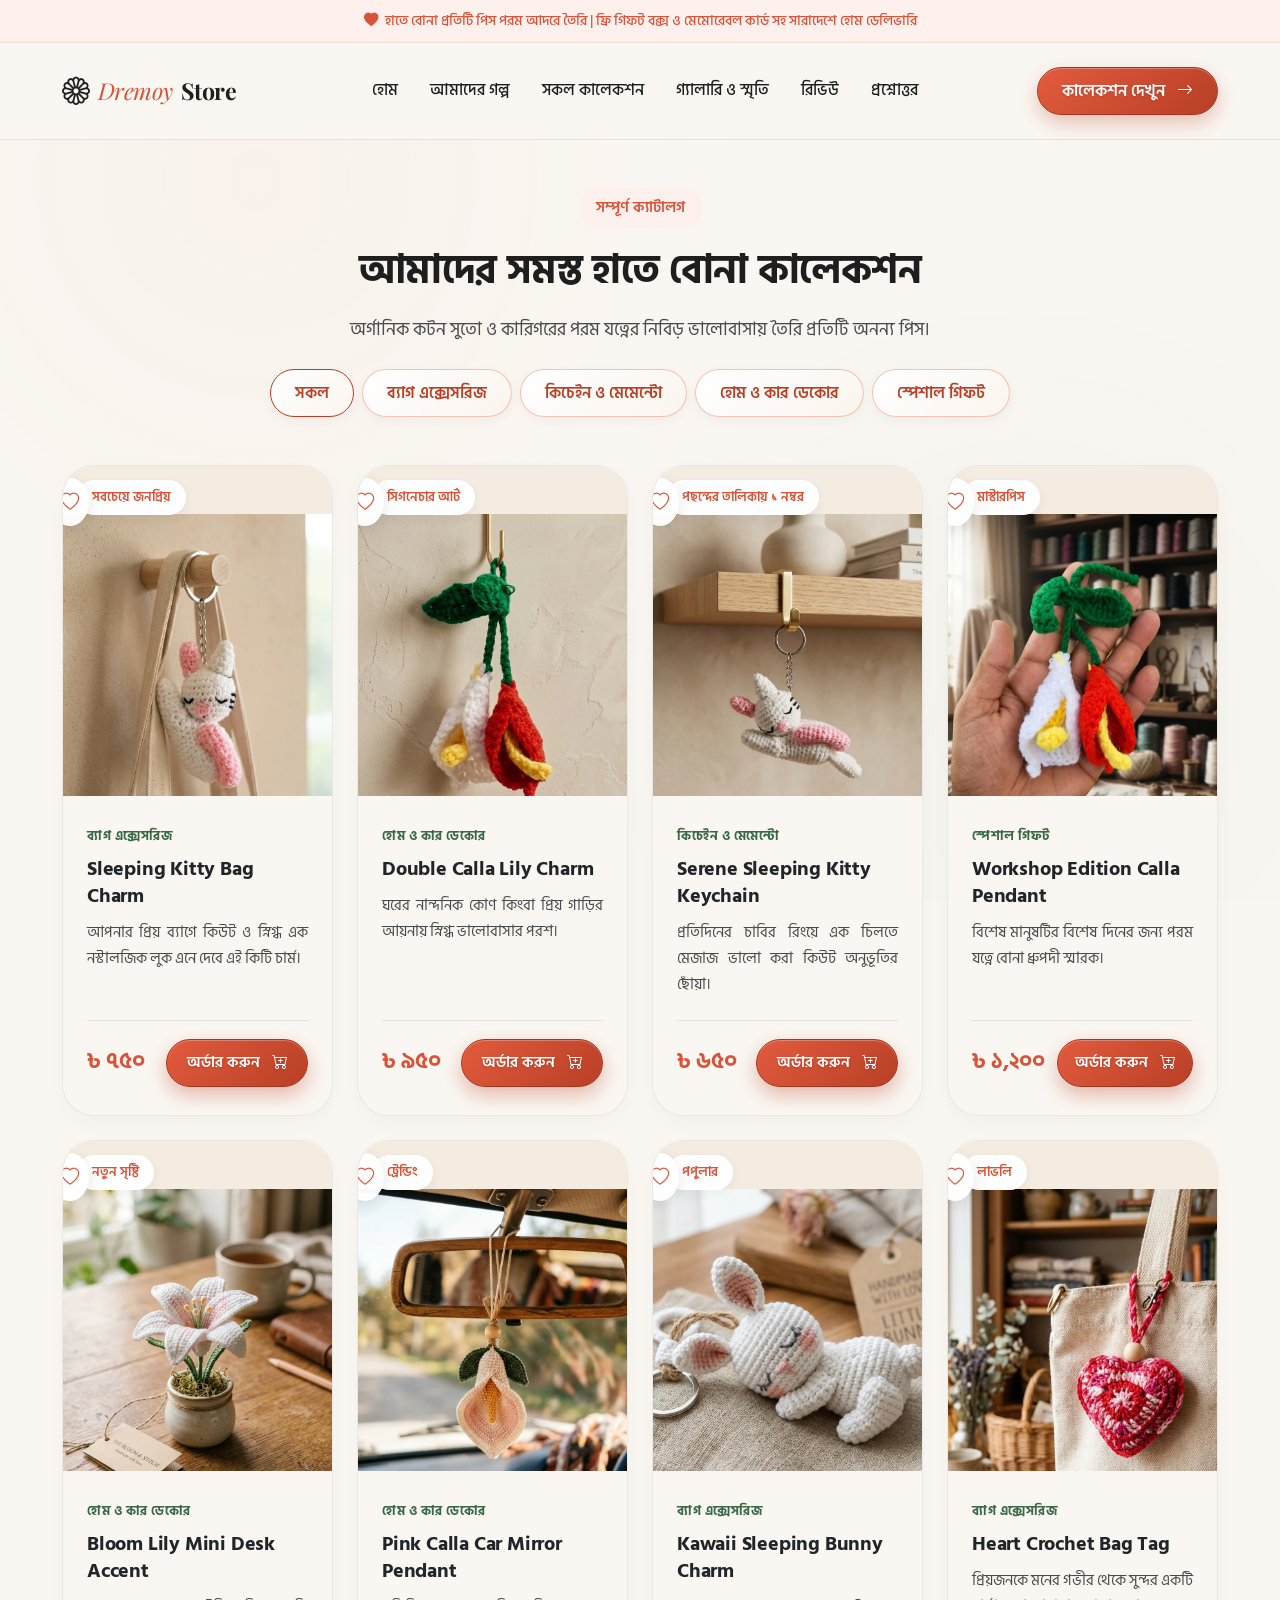
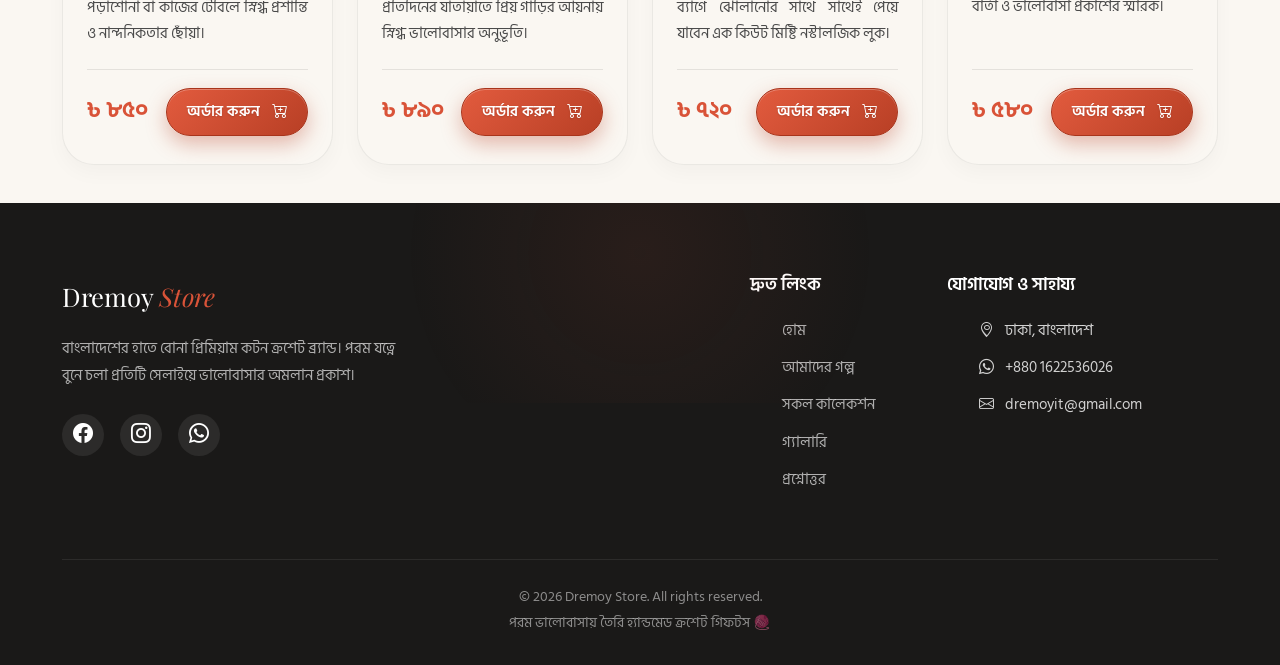
<file: collection/index.html>
<!DOCTYPE html>
<html lang="bn">

<head>
  <meta charset="UTF-8">
  <meta name="viewport" content="width=device-width, initial-scale=1.0">
  <title>সকল কালেকশন — Dremoy Store</title>
  <meta name="description"
    content="Dremoy Store-এর সম্পূর্ণ হাতে বোনা ক্রশেট কালেকশন। ব্যাগ চার্ম, কিচেইন, কার ডেকোর ও বিশেষ গিফট বক্স।">

  <!-- Meta & Resource Preconnects -->
  <link rel="preconnect" href="https://fonts.googleapis.com">
  <link rel="preconnect" href="https://fonts.gstatic.com" crossorigin>
  <link rel="preconnect" href="https://cdn.jsdelivr.net">

  <!-- SEO & OpenGraph Meta Tags -->
  <link rel="canonical" href="https://gift.dremoy.com/collection/">
  <meta name="theme-color" content="#D95338">
  <meta name="robots" content="index, follow">
  <meta property="og:site_name" content="Dremoy Store">
  <meta property="og:type" content="website">
  <meta property="og:title" content="সকল কালেকশন — Dremoy Store">
  <meta property="og:description" content="Dremoy Store-এর সম্পূর্ণ হাতে বোনা ক্রশেট কালেকশন। ব্যাগ চার্ম, কিচেইন, কার ডেকোর ও বিশেষ গিফট বক্স।">
  <meta property="og:url" content="https://gift.dremoy.com/collection/">

  <!-- Bootstrap 5.3 CSS -->
  <link href="https://cdn.jsdelivr.net/npm/bootstrap@5.3.3/dist/css/bootstrap.min.css" rel="stylesheet">
  <!-- Bootstrap Icons -->
  <link href="https://cdn.jsdelivr.net/npm/bootstrap-icons@1.11.3/font/bootstrap-icons.min.css" rel="stylesheet">

  <!-- Custom Styles -->
  <link rel="stylesheet" href="../assets/css/styles.css">
</head>

<body>

  <!-- Scroll Progress Indicator Bar -->
  <div id="scrollProgressBar" class="scroll-progress-bar"></div>

  <!-- Custom Glowing Heart Cursor (Desktop Only) -->
  <div id="customCursor" class="custom-cursor" aria-hidden="true"><i class="bi bi-heart-fill cursor-heart-icon"></i></div>

  <!-- Premium Page Loader -->
  <div id="pageLoader" class="page-loader" style="display: none !important;">
    <div class="loader-content text-center">
      <svg class="loader-svg" viewBox="0 0 100 100" fill="none" xmlns="http://www.w3.org/2000/svg">
        <path class="loader-yarn-path" d="M 50 15 C 30 15, 15 30, 15 50 C 15 70, 30 85, 50 85 C 70 85, 85 70, 85 50 C 85 30, 70 15, 50 15 Z M 50 25 C 60 25, 65 35, 50 50 C 35 65, 40 75, 50 75 C 60 75, 75 60, 50 50 C 25 40, 40 25, 50 25 Z" />
        <i class="bi bi-flower1 loader-flower-icon"></i>
      </svg>
      <p class="loader-text">ভালোবাসা দিয়ে তৈরি হচ্ছে...</p>
    </div>
  </div>

  <!-- Top Announcement Bar -->
  <div class="announcement-bar">
    <i class="bi bi-heart-fill me-1"></i> হাতে বোনা প্রতিটি পিস পরম আদরে তৈরি | ফ্রি গিফট বক্স ও মেমোরেবল কার্ড সহ
    সারাদেশে হোম ডেলিভারি
  </div>

  <!-- Navigation Bar -->
  <nav class="navbar navbar-expand-lg navbar-custom" aria-label="Main Navigation">
    <div class="container">
      <a class="navbar-brand navbar-brand-text d-flex align-items-center gap-2" href="../index.html">
        <i class="bi bi-flower1 text-primary-color fs-3"></i>
        <span>Dremoy</span> Store
      </a>
      <button class="navbar-toggler border-0 shadow-none" type="button" data-bs-toggle="collapse"
        data-bs-target="#navbarContent" aria-controls="navbarContent" aria-expanded="false" aria-label="মেনু খুলুন">
        <i class="bi bi-list fs-2 text-dark"></i>
      </button>
      <div class="collapse navbar-collapse" id="navbarContent">
        <ul class="navbar-nav mx-auto mb-2 mb-lg-0">
          <li class="nav-item"><a class="nav-link nav-link-custom" href="../index.html">হোম</a></li>
          <li class="nav-item"><a class="nav-link nav-link-custom" href="../index.html#story">আমাদের গল্প</a></li>
          <li class="nav-item"><a class="nav-link nav-link-custom active" href="index.html">সকল কালেকশন</a></li>
          <li class="nav-item"><a class="nav-link nav-link-custom" href="../gallery/index.html">গ্যালারি ও স্মৃতি</a></li>
          <li class="nav-item"><a class="nav-link nav-link-custom" href="../index.html#reviews">রিভিউ</a></li>
          <li class="nav-item"><a class="nav-link nav-link-custom" href="../index.html#faq">প্রশ্নোত্তর</a></li>
        </ul>
        <div class="d-flex align-items-center gap-3 mt-3 mt-lg-0">
          <a href="index.html" class="btn btn-primary-custom py-2 px-4 fs-6">
            কালেকশন দেখুন <i class="bi bi-arrow-right ms-1"></i>
          </a>
        </div>
      </div>
    </div>
  </nav>

  <!-- Collection Page Header -->
  <section class="section-padding bg-main pt-5">
    <div class="container text-center">
      <span class="section-label">সম্পূর্ণ ক্যাটালগ</span>
      <h1 class="section-title fs-1 mb-3">আমাদের সমস্ত হাতে বোনা কালেকশন</h1>
      <p class="section-subtitle mx-auto mb-4">
        অর্গানিক কটন সুতো ও কারিগরের পরম যত্নের নিবিড় ভালোবাসায় তৈরি প্রতিটি অনন্য পিস।
      </p>

      <!-- Category Filter Tabs -->
      <div class="d-flex flex-wrap justify-content-center gap-2 mb-5">
        <button class="btn btn-secondary-custom active py-2 px-4 fs-6">সকল</button>
        <button class="btn btn-secondary-custom py-2 px-4 fs-6">ব্যাগ এক্সেসরিজ</button>
        <button class="btn btn-secondary-custom py-2 px-4 fs-6">কিচেইন ও মেমেন্টো</button>
        <button class="btn btn-secondary-custom py-2 px-4 fs-6">হোম ও কার ডেকোর</button>
        <button class="btn btn-secondary-custom py-2 px-4 fs-6">স্পেশাল গিফট</button>
      </div>
    </div>

    <!-- Product Grid -->
    <div class="container">
      <div class="row g-4" id="collectionProductGrid">
        <!-- Product 1: Cat on Bag -->
        <div class="col-sm-6 col-lg-3 reveal-fade-up delay-1">
          <div class="product-card">
            <div class="product-img-wrapper">
              <span class="product-badge">সবচেয়ে জনপ্রিয়</span>
              <button class="product-fav-btn" aria-label="উইশলিস্টে যুক্ত করুন"><i class="bi bi-heart"></i></button>
              <a href="../product/sleeping-kitty-bag-charm/index.html">
                <img src="../assets/images/cat-on-bag.webp" alt="ঘুমান্ত বিড়াল কটন ব্যাগ চার্ম" class="product-img" loading="lazy">
              </a>
              <button class="product-quick-view" data-bs-toggle="modal" data-bs-target="#orderModal" data-product-name="Sleeping Kitty Bag Charm">
                দ্রুত দেখুন <i class="bi bi-eye ms-1"></i>
              </button>
            </div>
            <div class="product-info">
              <span class="product-category">ব্যাগ এক্সেসরিজ</span>
              <h3 class="product-title"><a href="../product/sleeping-kitty-bag-charm/index.html" class="text-dark text-decoration-none">Sleeping Kitty Bag Charm</a></h3>
              <p class="product-desc">আপনার প্রিয় ব্যাগে কিউট ও স্নিগ্ধ এক নস্টালজিক লুক এনে দেবে এই কিটি চার্ম।</p>
              <div class="product-price-row">
                <span class="product-price">৳ ৭৫০</span>
                <button class="btn btn-primary-custom py-2 px-3 fs-6" data-bs-toggle="modal"
                  data-bs-target="#orderModal" data-product-name="Sleeping Kitty Bag Charm">
                  অর্ডার করুন <i class="bi bi-cart-plus ms-1"></i>
                </button>
              </div>
            </div>
          </div>
        </div>

        <!-- Product 2: Double Calla Lily Charm -->
        <div class="col-sm-6 col-lg-3 reveal-fade-up delay-2">
          <div class="product-card">
            <div class="product-img-wrapper">
              <span class="product-badge">সিগনেচার আর্ট</span>
              <button class="product-fav-btn" aria-label="উইশলিস্টে যুক্ত করুন"><i class="bi bi-heart"></i></button>
              <a href="../product/double-calla-lily-charm/index.html">
                <img src="../assets/images/crochet-flower-wall.webp" alt="ডাবল ক্যালা লিলি ওয়াল ও কার চার্ম" class="product-img" loading="lazy">
              </a>
              <button class="product-quick-view" data-bs-toggle="modal" data-bs-target="#orderModal" data-product-name="Double Calla Lily Charm">
                দ্রুত দেখুন <i class="bi bi-eye ms-1"></i>
              </button>
            </div>
            <div class="product-info">
              <span class="product-category">হোম ও কার ডেকোর</span>
              <h3 class="product-title"><a href="../product/double-calla-lily-charm/index.html" class="text-dark text-decoration-none">Double Calla Lily Charm</a></h3>
              <p class="product-desc">ঘরের নান্দনিক কোণ কিংবা প্রিয় গাড়ির আয়নায় স্নিগ্ধ ভালোবাসার পরশ।</p>
              <div class="product-price-row">
                <span class="product-price">৳ ৯৫০</span>
                <button class="btn btn-primary-custom py-2 px-3 fs-6" data-bs-toggle="modal"
                  data-bs-target="#orderModal" data-product-name="Double Calla Lily Charm">
                  অর্ডার করুন <i class="bi bi-cart-plus ms-1"></i>
                </button>
              </div>
            </div>
          </div>
        </div>

        <!-- Product 3: Serene Sleeping Kitty Keychain -->
        <div class="col-sm-6 col-lg-3 reveal-fade-up delay-3">
          <div class="product-card">
            <div class="product-img-wrapper">
              <span class="product-badge">পছন্দের তালিকায় ১ নম্বর</span>
              <button class="product-fav-btn" aria-label="উইশলিস্টে যুক্ত করুন"><i class="bi bi-heart"></i></button>
              <a href="../product/serene-sleeping-kitty-keychain/index.html">
                <img src="../assets/images/sleeping-cat-keychain.webp" alt="কিউট স্লিপিং কিটি কিচেইন" class="product-img" loading="lazy">
              </a>
              <button class="product-quick-view" data-bs-toggle="modal" data-bs-target="#orderModal" data-product-name="Serene Sleeping Kitty Keychain">
                দ্রুত দেখুন <i class="bi bi-eye ms-1"></i>
              </button>
            </div>
            <div class="product-info">
              <span class="product-category">কিচেইন ও মেমেন্টো</span>
              <h3 class="product-title"><a href="../product/serene-sleeping-kitty-keychain/index.html" class="text-dark text-decoration-none">Serene Sleeping Kitty Keychain</a></h3>
              <p class="product-desc">প্রতিদিনের চাবির রিংয়ে এক চিলতে মেজাজ ভালো করা কিউট অনুভূতির ছোঁয়া।</p>
              <div class="product-price-row">
                <span class="product-price">৳ ৬৫০</span>
                <button class="btn btn-primary-custom py-2 px-3 fs-6" data-bs-toggle="modal"
                  data-bs-target="#orderModal" data-product-name="Serene Sleeping Kitty Keychain">
                  অর্ডার করুন <i class="bi bi-cart-plus ms-1"></i>
                </button>
              </div>
            </div>
          </div>
        </div>

        <!-- Product 4: Workshop Edition Calla Pendant -->
        <div class="col-sm-6 col-lg-3 reveal-fade-up delay-4">
          <div class="product-card">
            <div class="product-img-wrapper">
              <span class="product-badge">মাস্টারপিস</span>
              <button class="product-fav-btn" aria-label="উইশলিস্টে যুক্ত করুন"><i class="bi bi-heart"></i></button>
              <a href="../product/workshop-edition-calla-pendant/index.html">
                <img src="../assets/images/handmade-in-hand.webp" alt="আর্টিসানাল ক্যালা লিলি পেড্যান্ট" class="product-img" loading="lazy">
              </a>
              <button class="product-quick-view" data-bs-toggle="modal" data-bs-target="#orderModal" data-product-name="Workshop Edition Calla Pendant">
                দ্রুত দেখুন <i class="bi bi-eye ms-1"></i>
              </button>
            </div>
            <div class="product-info">
              <span class="product-category">স্পেশাল গিফট</span>
              <h3 class="product-title"><a href="../product/workshop-edition-calla-pendant/index.html" class="text-dark text-decoration-none">Workshop Edition Calla Pendant</a></h3>
              <p class="product-desc">বিশেষ মানুষটির বিশেষ দিনের জন্য পরম যত্নে বোনা ধ্রুপদী স্মারক।</p>
              <div class="product-price-row">
                <span class="product-price">৳ ১,২০০</span>
                <button class="btn btn-primary-custom py-2 px-3 fs-6" data-bs-toggle="modal"
                  data-bs-target="#orderModal" data-product-name="Workshop Edition Calla Pendant">
                  অর্ডার করুন <i class="bi bi-cart-plus ms-1"></i>
                </button>
              </div>
            </div>
          </div>
        </div>

        <!-- Product 5: Bloom Lily Mini Desk Accent -->
        <div class="col-sm-6 col-lg-3 reveal-fade-up delay-1">
          <div class="product-card">
            <div class="product-img-wrapper">
              <span class="product-badge">নতুন সৃষ্টি</span>
              <button class="product-fav-btn" aria-label="উইশলিস্টে যুক্ত করুন"><i class="bi bi-heart"></i></button>
              <a href="../product/bloom-lily-mini-desk-accent/index.html">
                <img src="../assets/images/bloom-lily-desk-accent.webp" alt="Bloom Lily Mini Desk Accent" class="product-img" loading="lazy">
              </a>
              <button class="product-quick-view" data-bs-toggle="modal" data-bs-target="#orderModal" data-product-name="Bloom Lily Mini Desk Accent">
                দ্রুত দেখুন <i class="bi bi-eye ms-1"></i>
              </button>
            </div>
            <div class="product-info">
              <span class="product-category">হোম ও কার ডেকোর</span>
              <h3 class="product-title"><a href="../product/bloom-lily-mini-desk-accent/index.html" class="text-dark text-decoration-none">Bloom Lily Mini Desk Accent</a></h3>
              <p class="product-desc">পড়াশোনা বা কাজের টেবিলে স্নিগ্ধ প্রশান্তি ও নান্দনিকতার ছোঁয়া।</p>
              <div class="product-price-row">
                <span class="product-price">৳ ৮৫০</span>
                <button class="btn btn-primary-custom py-2 px-3 fs-6" data-bs-toggle="modal"
                  data-bs-target="#orderModal" data-product-name="Bloom Lily Mini Desk Accent">
                  অর্ডার করুন <i class="bi bi-cart-plus ms-1"></i>
                </button>
              </div>
            </div>
          </div>
        </div>

        <!-- Product 6: Pink Calla Car Mirror Pendant -->
        <div class="col-sm-6 col-lg-3 reveal-fade-up delay-2">
          <div class="product-card">
            <div class="product-img-wrapper">
              <span class="product-badge">ট্রেন্ডিং</span>
              <button class="product-fav-btn" aria-label="উইশলিস্টে যুক্ত করুন"><i class="bi bi-heart"></i></button>
              <a href="../product/pink-calla-car-mirror-pendant/index.html">
                <img src="../assets/images/pink-calla-car-pendant.webp" alt="Pink Calla Car Mirror Pendant" class="product-img" loading="lazy">
              </a>
              <button class="product-quick-view" data-bs-toggle="modal" data-bs-target="#orderModal" data-product-name="Pink Calla Car Mirror Pendant">
                দ্রুত দেখুন <i class="bi bi-eye ms-1"></i>
              </button>
            </div>
            <div class="product-info">
              <span class="product-category">হোম ও কার ডেকোর</span>
              <h3 class="product-title"><a href="../product/pink-calla-car-mirror-pendant/index.html" class="text-dark text-decoration-none">Pink Calla Car Mirror Pendant</a></h3>
              <p class="product-desc">প্রতিদিনের যাতায়াতে প্রিয় গাড়ির আয়নায় স্নিগ্ধ ভালোবাসার অনুভূতি।</p>
              <div class="product-price-row">
                <span class="product-price">৳ ৮৯০</span>
                <button class="btn btn-primary-custom py-2 px-3 fs-6" data-bs-toggle="modal"
                  data-bs-target="#orderModal" data-product-name="Pink Calla Car Mirror Pendant">
                  অর্ডার করুন <i class="bi bi-cart-plus ms-1"></i>
                </button>
              </div>
            </div>
          </div>
        </div>

        <!-- Product 7: Kawaii Sleeping Bunny Charm -->
        <div class="col-sm-6 col-lg-3 reveal-fade-up delay-3">
          <div class="product-card">
            <div class="product-img-wrapper">
              <span class="product-badge">পপুলার</span>
              <button class="product-fav-btn" aria-label="উইশলিস্টে যুক্ত করুন"><i class="bi bi-heart"></i></button>
              <a href="../product/cozy-sleeping-bunny-charm/index.html">
                <img src="../assets/images/sleeping-bunny-charm.webp" alt="Kawaii Sleeping Bunny Charm" class="product-img" loading="lazy">
              </a>
              <button class="product-quick-view" data-bs-toggle="modal" data-bs-target="#orderModal" data-product-name="Kawaii Sleeping Bunny Charm">
                দ্রুত দেখুন <i class="bi bi-eye ms-1"></i>
              </button>
            </div>
            <div class="product-info">
              <span class="product-category">ব্যাগ এক্সেসরিজ</span>
              <h3 class="product-title"><a href="../product/cozy-sleeping-bunny-charm/index.html" class="text-dark text-decoration-none">Kawaii Sleeping Bunny Charm</a></h3>
              <p class="product-desc">ব্যাগে ঝোলানোর সাথে সাথেই পেয়ে যাবেন এক কিউট মিষ্টি নস্টালজিক লুক।</p>
              <div class="product-price-row">
                <span class="product-price">৳ ৭২০</span>
                <button class="btn btn-primary-custom py-2 px-3 fs-6" data-bs-toggle="modal"
                  data-bs-target="#orderModal" data-product-name="Kawaii Sleeping Bunny Charm">
                  অর্ডার করুন <i class="bi bi-cart-plus ms-1"></i>
                </button>
              </div>
            </div>
          </div>
        </div>

        <!-- Product 8: Heart Crochet Bag Tag -->
        <div class="col-sm-6 col-lg-3 reveal-fade-up delay-4">
          <div class="product-card">
            <div class="product-img-wrapper">
              <span class="product-badge">লাভলি</span>
              <button class="product-fav-btn" aria-label="উইশলিস্টে যুক্ত করুন"><i class="bi bi-heart"></i></button>
              <a href="../product/heart-crochet-bag-tag/index.html">
                <img src="../assets/images/heart-crochet-bag-tag.webp" alt="Heart Crochet Bag Tag" class="product-img" loading="lazy">
              </a>
              <button class="product-quick-view" data-bs-toggle="modal" data-bs-target="#orderModal" data-product-name="Heart Crochet Bag Tag">
                দ্রুত দেখুন <i class="bi bi-eye ms-1"></i>
              </button>
            </div>
            <div class="product-info">
              <span class="product-category">ব্যাগ এক্সেসরিজ</span>
              <h3 class="product-title"><a href="../product/heart-crochet-bag-tag/index.html" class="text-dark text-decoration-none">Heart Crochet Bag Tag</a></h3>
              <p class="product-desc">প্রিয়জনকে মনের গভীর থেকে সুন্দর একটি বার্তা ও ভালোবাসা প্রকাশের স্মারক।</p>
              <div class="product-price-row">
                <span class="product-price">৳ ৫৮০</span>
                <button class="btn btn-primary-custom py-2 px-3 fs-6" data-bs-toggle="modal"
                  data-bs-target="#orderModal" data-product-name="Heart Crochet Bag Tag">
                  অর্ডার করুন <i class="bi bi-cart-plus ms-1"></i>
                </button>
              </div>
            </div>
          </div>
        </div>
      </div>
    </div>
  </section>

  <!-- Quick Order Modal -->
  <div class="modal fade modal-custom" id="orderModal" tabindex="-1" aria-labelledby="orderModalLabel" aria-hidden="true">
    <div class="modal-dialog modal-dialog-centered">
      <div class="modal-content">
        <div class="modal-header">
          <h5 class="modal-title" id="orderModalLabel">
            <i class="bi bi-bag-check text-primary-color me-2"></i> দ্রুত অর্ডার বা প্রশ্ন করুন
          </h5>
          <button type="button" class="btn-close" data-bs-dismiss="modal" aria-label="বন্ধ করুন"></button>
        </div>
        <div class="modal-body p-4">
          <form id="quickOrderForm">
            <div class="mb-3">
              <label for="modalProductName" class="form-label fw-semibold">পছন্দের প্রোডাক্ট</label>
              <input type="text" class="form-control form-control-custom" id="modalProductName" readonly>
            </div>
            <div class="mb-3">
              <label for="customerName" class="form-label fw-semibold">আপনার নাম *</label>
              <input type="text" class="form-control form-control-custom" id="customerName" placeholder="যেমন: ফারহানা মেহজাবীন" required>
            </div>
            <div class="mb-3">
              <label for="customerPhone" class="form-label fw-semibold">মোবাইল নম্বর *</label>
              <input type="tel" class="form-control form-control-custom" id="customerPhone" placeholder="০১৭০০-০০০০০০" required>
            </div>
            <div class="mb-3">
              <label for="customerAddress" class="form-label fw-semibold">পূর্ণাঙ্গ ঠিকানা *</label>
              <textarea class="form-control form-control-custom" id="customerAddress" rows="2" placeholder="বাড়ি/রোড নম্বর, এলাকা, থানা ও জেলা" required></textarea>
            </div>
            <div class="row g-2 mb-3">
              <div class="col-6">
                <label for="customerDistrict" class="form-label fw-semibold">ডেলিভারি এলাকা *</label>
                <select class="form-select form-control-custom" id="customerDistrict" required>
                  <option value="Mymensingh" selected>ময়মনসিংহ (৬০ টাকা)</option>
                  <option value="Outside Mymensingh">ময়মনসিংহের বাইরে (১২০ টাকা)</option>
                </select>
              </div>
              <div class="col-6">
                <label for="customerQuantity" class="form-label fw-semibold">পরিমাণ *</label>
                <input type="number" class="form-control form-control-custom" id="customerQuantity" value="1" min="1" max="10" required>
              </div>
            </div>
            <div class="mb-3">
              <label for="customerPayment" class="form-label fw-semibold">পেমেন্ট মাধ্যম</label>
              <select class="form-select form-control-custom" id="customerPayment">
                <option value="Cash on Delivery" selected>ক্যাশ অন ডেলিভারি (COD)</option>
                <option value="bKash / Nagad">বিকাশ / নগদ (অ্যাডভান্স)</option>
              </select>
            </div>
            <div class="mb-3">
              <label for="customerNote" class="form-label fw-semibold">বিশেষ উপহার মেসেজ (ঐচ্ছিক)</label>
              <input type="text" class="form-control form-control-custom" id="customerNote" placeholder="গিফট কার্ডে কি লেখা থাকবে?">
            </div>
            <div class="d-grid mt-4">
              <button type="submit" id="orderSubmitBtn" class="btn btn-primary-custom py-3 fs-6">
                অর্ডার নিশ্চিত করুন <i class="bi bi-bag-check ms-1"></i>
              </button>
            </div>
          </form>
        </div>
      </div>
    </div>
  </div>

  <!-- Toast Notification -->
  <div id="toastNotification" class="toast-custom">
    <i class="bi bi-check-circle-fill text-success fs-5"></i>
    <span id="toastText">উইশলিস্টে যুক্ত করা হয়েছে ❤️</span>
  </div>

  <!-- Back to Top Floating Button -->
  <button id="backToTopBtn" class="back-to-top-btn" aria-label="উপরে যান">
    <svg class="top-yarn-svg" viewBox="0 0 40 40" fill="none" xmlns="http://www.w3.org/2000/svg">
      <circle class="top-yarn-circle" cx="20" cy="20" r="17" />
    </svg>
    <i class="bi bi-arrow-up"></i>
  </button>

  <!-- Footer -->
  <footer class="footer-custom">
    <div class="container">
      <div class="row gy-4">
        <div class="col-lg-4">
          <div class="footer-brand">
            Dremoy <span>Store</span>
          </div>
          <p class="footer-desc">
            বাংলাদেশের হাতে বোনা প্রিমিয়াম কটন ক্রশেট ব্র্যান্ড। পরম যত্নে বুনে চলা প্রতিটি সেলাইয়ে ভালোবাসার অমলান প্রকাশ।
          </p>
          <div class="footer-social d-flex gap-3">
            <a href="#" aria-label="Facebook"><i class="bi bi-facebook fs-5"></i></a>
            <a href="#" aria-label="Instagram"><i class="bi bi-instagram fs-5"></i></a>
            <a href="#" aria-label="WhatsApp"><i class="bi bi-whatsapp fs-5"></i></a>
          </div>
        </div>
        <div class="col-6 col-lg-2 ms-auto">
          <h4 class="footer-title">দ্রুত লিংক</h4>
          <ul class="footer-links">
            <li><a href="../index.html">হোম</a></li>
            <li><a href="../index.html#story">আমাদের গল্প</a></li>
            <li><a href="index.html">সকল কালেকশন</a></li>
            <li><a href="../gallery/index.html">গ্যালারি</a></li>
            <li><a href="../index.html#faq">প্রশ্নোত্তর</a></li>
          </ul>
        </div>
        <div class="col-6 col-lg-3">
          <h4 class="footer-title">যোগাযোগ ও সাহায্য</h4>
          <ul class="footer-links">
            <li><i class="bi bi-geo-alt me-2"></i> ঢাকা, বাংলাদেশ</li>
            <li><i class="bi bi-whatsapp me-2"></i> +880 1622536026</li>
            <li><i class="bi bi-envelope me-2"></i> dremoyit@gmail.com</li>
          </ul>
        </div>
      </div>
      <div class="footer-bottom">
        <div>&copy; 2026 Dremoy Store. All rights reserved.</div>
        <div class="mt-2 mt-md-0">পরম ভালোবাসায় তৈরি হ্যান্ডমেড ক্রশেট গিফটস 🧶</div>
      </div>
    </div>
  </footer>

  <!-- Bootstrap JS -->
  <script src="https://cdn.jsdelivr.net/npm/bootstrap@5.3.3/dist/js/bootstrap.bundle.min.js"></script>
  <!-- Frontend API Module & Custom JS -->
  <script type="module" src="../assets/js/modules/api.js"></script>
  <script src="../assets/js/script.js"></script>
</body>

</html>
</file>
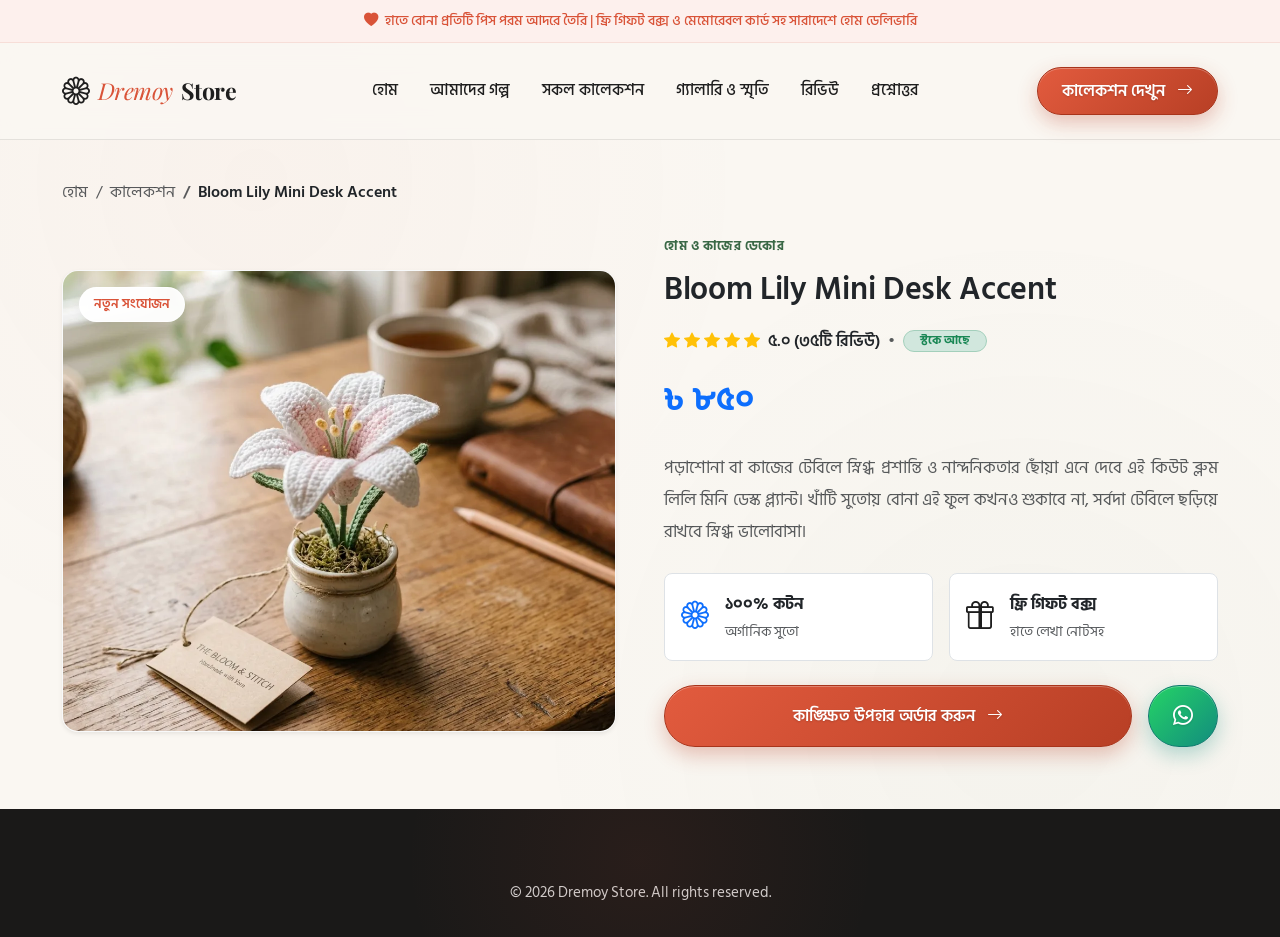
<file: product/bloom-lily-mini-desk-accent/index.html>
<!DOCTYPE html>
<html lang="bn">

<head>
  <meta charset="UTF-8">
  <meta name="viewport" content="width=device-width, initial-scale=1.0">
  <title>Bloom Lily Mini Desk Accent — Dremoy Store</title>
  <meta name="description"
    content="Bloom Lily Mini Desk Accent — ১০০% হাতে বোনা অর্গানিক কটন ডেস্ক ডেকোর। পড়াশোনা বা কাজের টেবিলে স্নিগ্ধ প্রশান্তি ও নান্দনিকতার ছোঁয়া।">

  <!-- Meta & Resource Preconnects -->
  <link rel="preconnect" href="https://fonts.googleapis.com">
  <link rel="preconnect" href="https://fonts.gstatic.com" crossorigin>
  <link rel="preconnect" href="https://cdn.jsdelivr.net">
  <link href="https://fonts.googleapis.com/css2?family=Allura&family=Dancing+Script:wght@400;600;700&family=Great+Vibes&family=Hind+Siliguri:wght@300;400;500;600;700&family=Playfair+Display:ital,wght@0,400..900;1,400..900&family=Poppins:ital,wght@0,300;0,400;0,500;0,600;0,700&display=swap" rel="stylesheet">

  <!-- SEO Meta Tags -->
  <link rel="canonical" href="https://gift.dremoy.com/product/bloom-lily-mini-desk-accent/">
  <meta name="theme-color" content="#D95338">
  <meta name="robots" content="index, follow">
  <meta property="og:site_name" content="Dremoy Store">
  <meta property="og:type" content="product">
  <meta property="og:title" content="Bloom Lily Mini Desk Accent — Dremoy Store">
  <meta property="og:description" content="১০০% হাতে বোনা অর্গানিক কটন ডেস্ক ডেকোর। পড়াশোনা বা কাজের টেবিলে স্নিগ্ধ প্রশান্তি।">
  <meta property="og:url" content="https://gift.dremoy.com/product/bloom-lily-mini-desk-accent/">
  <meta property="og:image" content="https://gift.dremoy.com/assets/images/bloom-lily-desk-accent.webp">
  <meta name="twitter:card" content="summary_large_image">
  <meta name="twitter:title" content="Bloom Lily Mini Desk Accent — Dremoy Store">
  <meta name="twitter:description" content="১০০% হাতে বোনা অর্গানিক কটন ডেস্ক ডেকোর।">

  <!-- Bootstrap 5.3 CSS -->
  <link href="https://cdn.jsdelivr.net/npm/bootstrap@5.3.3/dist/css/bootstrap.min.css" rel="stylesheet">
  <!-- Bootstrap Icons -->
  <link href="https://cdn.jsdelivr.net/npm/bootstrap-icons@1.11.3/font/bootstrap-icons.min.css" rel="stylesheet">

  <!-- Custom Styles -->
  <link rel="stylesheet" href="../../assets/css/styles.css">
</head>

<body>

  <!-- Custom Glowing Heart Cursor (Desktop Only) -->
  <div id="customCursor" class="custom-cursor" aria-hidden="true"><i class="bi bi-heart-fill cursor-heart-icon"></i></div>

  <!-- Top Announcement Bar -->
  <div class="announcement-bar">
    <i class="bi bi-heart-fill me-1"></i> হাতে বোনা প্রতিটি পিস পরম আদরে তৈরি | ফ্রি গিফট বক্স ও মেমোরেবল কার্ড সহ
    সারাদেশে হোম ডেলিভারি
  </div>

  <!-- Navigation Bar -->
  <nav class="navbar navbar-expand-lg navbar-custom" aria-label="Main Navigation">
    <div class="container">
      <a class="navbar-brand navbar-brand-text d-flex align-items-center gap-2" href="../../index.html">
        <i class="bi bi-flower1 text-primary-color fs-3"></i>
        <span>Dremoy</span> Store
      </a>
      <button class="navbar-toggler border-0 shadow-none" type="button" data-bs-toggle="collapse"
        data-bs-target="#navbarContent" aria-controls="navbarContent" aria-expanded="false" aria-label="মেনু খুলুন">
        <i class="bi bi-list fs-2 text-dark"></i>
      </button>
      <div class="collapse navbar-collapse" id="navbarContent">
        <ul class="navbar-nav mx-auto mb-2 mb-lg-0">
          <li class="nav-item"><a class="nav-link nav-link-custom" href="../../index.html">হোম</a></li>
          <li class="nav-item"><a class="nav-link nav-link-custom" href="../../index.html#story">আমাদের গল্প</a></li>
          <li class="nav-item"><a class="nav-link nav-link-custom active" href="../../collection/index.html">সকল কালেকশন</a></li>
          <li class="nav-item"><a class="nav-link nav-link-custom" href="../../gallery/index.html">গ্যালারি ও স্মৃতি</a></li>
          <li class="nav-item"><a class="nav-link nav-link-custom" href="../../index.html#reviews">রিভিউ</a></li>
          <li class="nav-item"><a class="nav-link nav-link-custom" href="../../index.html#faq">প্রশ্নোত্তর</a></li>
        </ul>
        <div class="d-flex align-items-center gap-3 mt-3 mt-lg-0">
          <a href="../../collection/index.html" class="btn btn-primary-custom py-2 px-4 fs-6">
            কালেকশন দেখুন <i class="bi bi-arrow-right ms-1"></i>
          </a>
        </div>
      </div>
    </div>
  </nav>

  <!-- Product Details Section -->
  <section class="section-padding bg-main">
    <div class="container">
      <!-- Breadcrumb -->
      <nav aria-label="breadcrumb" class="mb-4">
        <ol class="breadcrumb">
          <li class="breadcrumb-item"><a href="../../index.html" class="text-decoration-none text-muted">হোম</a></li>
          <li class="breadcrumb-item"><a href="../../collection/index.html" class="text-decoration-none text-muted">কালেকশন</a></li>
          <li class="breadcrumb-item active text-dark fw-semibold" aria-current="page">Bloom Lily Mini Desk Accent</li>
        </ol>
      </nav>

      <div class="row gy-5 gx-lg-5 align-items-center">
        <!-- Product Image Gallery Column -->
        <div class="col-lg-6">
          <div class="product-gallery-main position-relative rounded-4 overflow-hidden shadow-sm border border-light">
            <span class="product-badge position-absolute top-0 start-0 m-3 z-2">নতুন সংযোজন</span>
            <img id="mainProductImg" src="../../assets/images/bloom-lily-desk-accent.webp" alt="Bloom Lily Mini Desk Accent" class="w-100 object-fit-cover" style="height: 460px;">
          </div>
        </div>

        <!-- Product Information Column -->
        <div class="col-lg-6">
          <span class="product-category text-uppercase fw-bold text-accent letter-spacing-1">হোম ও কাজের ডেকোর</span>
          <h1 class="hero-title fs-2 text-dark mt-2 mb-3">Bloom Lily Mini Desk Accent</h1>
          
          <div class="d-flex align-items-center gap-2 mb-3">
            <div class="text-warning">
              <i class="bi bi-star-fill"></i>
              <i class="bi bi-star-fill"></i>
              <i class="bi bi-star-fill"></i>
              <i class="bi bi-star-fill"></i>
              <i class="bi bi-star-fill"></i>
            </div>
            <span class="fw-semibold text-dark">৫.০ (৩৫টি রিভিউ)</span>
            <span class="text-muted">•</span>
            <span class="badge bg-success-subtle text-success border border-success-subtle rounded-pill px-3 py-1">স্টকে আছে</span>
          </div>

          <div class="fs-2 fw-bold text-primary mb-4">৳ ৮৫০</div>

          <p class="story-paragraph text-muted mb-4">
            পড়াশোনা বা কাজের টেবিলে স্নিগ্ধ প্রশান্তি ও নান্দনিকতার ছোঁয়া এনে দেবে এই কিউট ব্লুম লিলি মিনি ডেস্ক প্ল্যান্ট। খাঁটি সুতোয় বোনা এই ফুল কখনও শুকাবে না, সর্বদা টেবিলে ছড়িয়ে রাখবে স্নিগ্ধ ভালোবাসা।
          </p>

          <!-- Craft Highlights -->
          <div class="row g-3 mb-4">
            <div class="col-6">
              <div class="p-3 rounded-3 bg-white border d-flex align-items-center gap-3">
                <i class="bi bi-flower1 text-primary fs-3"></i>
                <div>
                  <div class="fw-bold text-dark fs-6">১০০% কটন</div>
                  <div class="text-muted small">অর্গানিক সুতো</div>
                </div>
              </div>
            </div>
            <div class="col-6">
              <div class="p-3 rounded-3 bg-white border d-flex align-items-center gap-3">
                <i class="bi bi-gift text-accent fs-3"></i>
                <div>
                  <div class="fw-bold text-dark fs-6">ফ্রি গিফট বক্স</div>
                  <div class="text-muted small">হাতে লেখা নোটসহ</div>
                </div>
              </div>
            </div>
          </div>

          <!-- CTA Buttons -->
          <div class="d-flex flex-wrap gap-3 mb-4">
            <button class="btn btn-primary-custom py-3 px-5 fs-6 flex-grow-1" data-bs-toggle="modal" data-bs-target="#orderModal" data-product-name="Bloom Lily Mini Desk Accent">
              কাঙ্ক্ষিত উপহার অর্ডার করুন <i class="bi bi-arrow-right ms-1"></i>
            </button>
            <a href="https://wa.me/8801622536026?text=Hello%20Dremoy%20Store!%20I%20want%20to%20order%20Bloom%20Lily%20Mini%20Desk%20Accent." target="_blank" class="btn btn-whatsapp-custom py-3 px-4 fs-6">
              <i class="bi bi-whatsapp fs-5"></i>
            </a>
          </div>
        </div>
      </div>
    </div>
  </section>

  <!-- Quick Order Modal -->
  <div class="modal fade modal-custom" id="orderModal" tabindex="-1" aria-labelledby="orderModalLabel" aria-hidden="true">
    <div class="modal-dialog modal-dialog-centered">
      <div class="modal-content">
        <div class="modal-header">
          <h5 class="modal-title" id="orderModalLabel">
            <i class="bi bi-bag-check text-primary-color me-2"></i> দ্রুত অর্ডার বা প্রশ্ন করুন
          </h5>
          <button type="button" class="btn-close" data-bs-dismiss="modal" aria-label="বন্ধ করুন"></button>
        </div>
        <div class="modal-body p-4">
          <form id="quickOrderForm">
            <div class="mb-3">
              <label for="modalProductName" class="form-label fw-semibold">পছন্দের প্রোডাক্ট</label>
              <input type="text" class="form-control form-control-custom" id="modalProductName" value="Bloom Lily Mini Desk Accent" readonly>
            </div>
            <div class="mb-3">
              <label for="customerName" class="form-label fw-semibold">আপনার নাম *</label>
              <input type="text" class="form-control form-control-custom" id="customerName" placeholder="যেমন: ফারহানা মেহজাবীন" required>
            </div>
            <div class="mb-3">
              <label for="customerPhone" class="form-label fw-semibold">মোবাইল নম্বর *</label>
              <input type="tel" class="form-control form-control-custom" id="customerPhone" placeholder="০১৭০০-০০০০০০" required>
            </div>
            <div class="mb-3">
              <label for="customerAddress" class="form-label fw-semibold">পূর্ণাঙ্গ ঠিকানা *</label>
              <textarea class="form-control form-control-custom" id="customerAddress" rows="2" placeholder="বাড়ি/রোড নম্বর, এলাকা, থানা ও জেলা" required></textarea>
            </div>
            <div class="row g-2 mb-3">
              <div class="col-6">
                <label for="customerDistrict" class="form-label fw-semibold">ডেলিভারি এলাকা *</label>
                <select class="form-select form-control-custom" id="customerDistrict" required>
                  <option value="Mymensingh" selected>ময়মনসিংহ (৬০ টাকা)</option>
                  <option value="Outside Mymensingh">ময়মনসিংহের বাইরে (১২০ টাকা)</option>
                </select>
              </div>
              <div class="col-6">
                <label for="customerQuantity" class="form-label fw-semibold">পরিমাণ *</label>
                <input type="number" class="form-control form-control-custom" id="customerQuantity" value="1" min="1" max="10" required>
              </div>
            </div>
            <div class="mb-3">
              <label for="customerPayment" class="form-label fw-semibold">পেমেন্ট মাধ্যম</label>
              <select class="form-select form-control-custom" id="customerPayment">
                <option value="Cash on Delivery" selected>ক্যাশ অন ডেলিভারি (COD)</option>
                <option value="bKash / Nagad">বিকাশ / নগদ (অ্যাডভান্স)</option>
              </select>
            </div>
            <div class="mb-3">
              <label for="customerNote" class="form-label fw-semibold">বিশেষ উপহার মেসেজ (ঐচ্ছিক)</label>
              <input type="text" class="form-control form-control-custom" id="customerNote" placeholder="গিফট কার্ডে কি লেখা থাকবে?">
            </div>
            <div class="d-grid mt-4">
              <button type="submit" id="orderSubmitBtn" class="btn btn-primary-custom py-3 fs-6">
                অর্ডার নিশ্চিত করুন <i class="bi bi-bag-check ms-1"></i>
              </button>
            </div>
          </form>
        </div>
      </div>
    </div>
  </div>

  <!-- Footer -->
  <footer class="footer-custom">
    <div class="container text-center">
      <div>&copy; 2026 Dremoy Store. All rights reserved.</div>
    </div>
  </footer>

  <!-- Bootstrap JS & Site Core JS -->
  <script src="https://cdn.jsdelivr.net/npm/bootstrap@5.3.3/dist/js/bootstrap.bundle.min.js"></script>
  <script src="../../assets/js/script.js"></script>
</body>

</html>
</file>
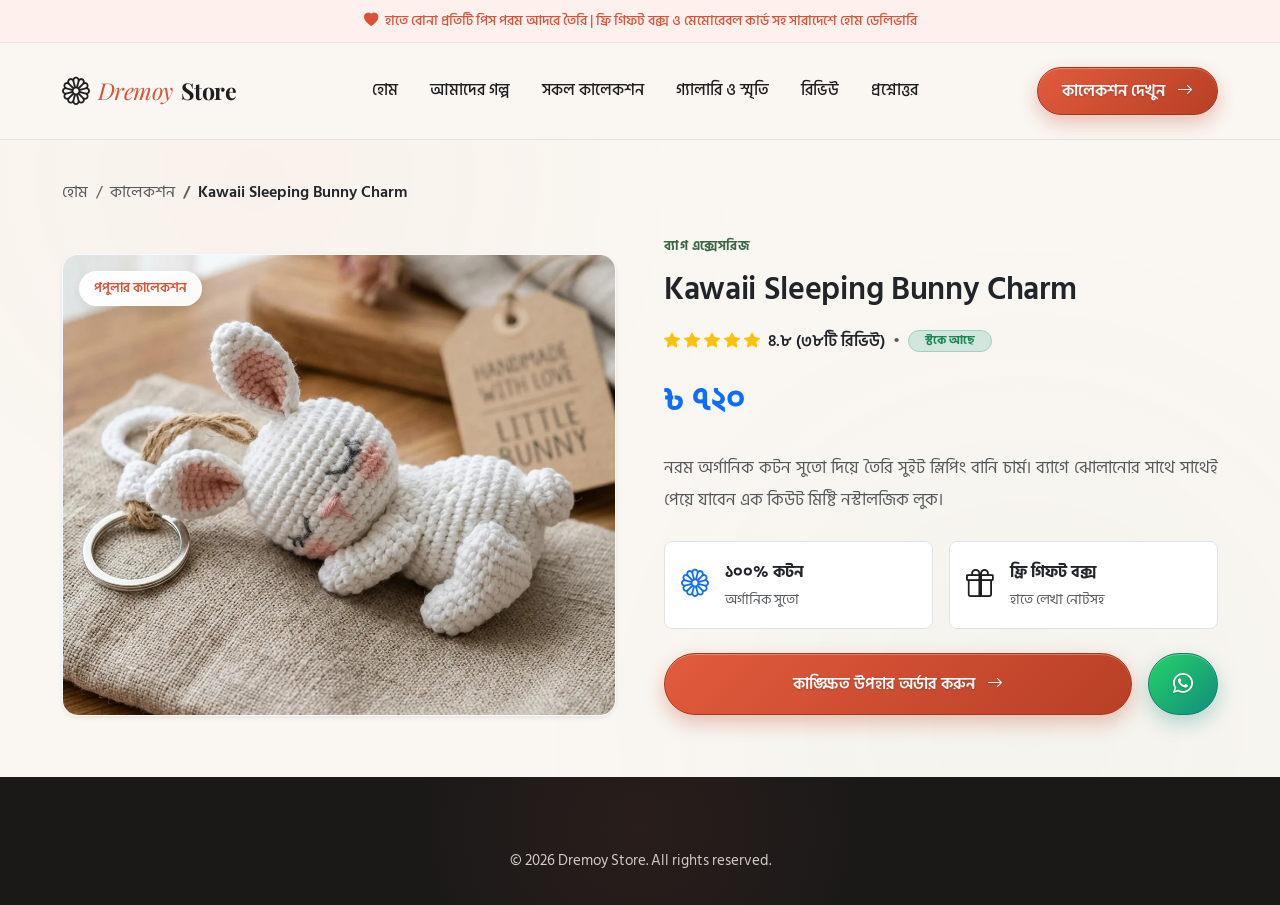
<file: product/cozy-sleeping-bunny-charm/index.html>
<!DOCTYPE html>
<html lang="bn">

<head>
  <meta charset="UTF-8">
  <meta name="viewport" content="width=device-width, initial-scale=1.0">
  <title>Kawaii Sleeping Bunny Charm — Dremoy Store</title>
  <meta name="description"
    content="Kawaii Sleeping Bunny Charm — ১০০% হাতে বোনা অর্গানিক কটন বানি চার্ম। ব্যাগে ঝোলানোর সাথে সাথেই পেয়ে যাবেন এক কিউট মিষ্টি নস্টালজিক লুক।">

  <!-- Meta & Resource Preconnects -->
  <link rel="preconnect" href="https://fonts.googleapis.com">
  <link rel="preconnect" href="https://fonts.gstatic.com" crossorigin>
  <link rel="preconnect" href="https://cdn.jsdelivr.net">
  <link href="https://fonts.googleapis.com/css2?family=Allura&family=Dancing+Script:wght@400;600;700&family=Great+Vibes&family=Hind+Siliguri:wght@300;400;500;600;700&family=Playfair+Display:ital,wght@0,400..900;1,400..900&family=Poppins:ital,wght@0,300;0,400;0,500;0,600;0,700&display=swap" rel="stylesheet">

  <!-- SEO Meta Tags -->
  <link rel="canonical" href="https://gift.dremoy.com/product/cozy-sleeping-bunny-charm/">
  <meta name="theme-color" content="#D95338">
  <meta name="robots" content="index, follow">
  <meta property="og:site_name" content="Dremoy Store">
  <meta property="og:type" content="product">
  <meta property="og:title" content="Kawaii Sleeping Bunny Charm — Dremoy Store">
  <meta property="og:description" content="১০০% হাতে বোনা অর্গানিক কটন বানি চার্ম। ব্যাগে কিউট নস্টালজিক লুক।">
  <meta property="og:url" content="https://gift.dremoy.com/product/cozy-sleeping-bunny-charm/">
  <meta property="og:image" content="https://gift.dremoy.com/assets/images/sleeping-bunny-charm.webp">
  <meta name="twitter:card" content="summary_large_image">
  <meta name="twitter:title" content="Kawaii Sleeping Bunny Charm — Dremoy Store">
  <meta name="twitter:description" content="১০০% হাতে বোনা অর্গানিক কটন বানি চার্ম।">

  <!-- Bootstrap 5.3 CSS -->
  <link href="https://cdn.jsdelivr.net/npm/bootstrap@5.3.3/dist/css/bootstrap.min.css" rel="stylesheet">
  <!-- Bootstrap Icons -->
  <link href="https://cdn.jsdelivr.net/npm/bootstrap-icons@1.11.3/font/bootstrap-icons.min.css" rel="stylesheet">

  <!-- Custom Styles -->
  <link rel="stylesheet" href="../../assets/css/styles.css">
</head>

<body>

  <!-- Custom Glowing Heart Cursor (Desktop Only) -->
  <div id="customCursor" class="custom-cursor" aria-hidden="true"><i class="bi bi-heart-fill cursor-heart-icon"></i></div>

  <!-- Top Announcement Bar -->
  <div class="announcement-bar">
    <i class="bi bi-heart-fill me-1"></i> হাতে বোনা প্রতিটি পিস পরম আদরে তৈরি | ফ্রি গিফট বক্স ও মেমোরেবল কার্ড সহ
    সারাদেশে হোম ডেলিভারি
  </div>

  <!-- Navigation Bar -->
  <nav class="navbar navbar-expand-lg navbar-custom" aria-label="Main Navigation">
    <div class="container">
      <a class="navbar-brand navbar-brand-text d-flex align-items-center gap-2" href="../../index.html">
        <i class="bi bi-flower1 text-primary-color fs-3"></i>
        <span>Dremoy</span> Store
      </a>
      <button class="navbar-toggler border-0 shadow-none" type="button" data-bs-toggle="collapse"
        data-bs-target="#navbarContent" aria-controls="navbarContent" aria-expanded="false" aria-label="মেনু খুলুন">
        <i class="bi bi-list fs-2 text-dark"></i>
      </button>
      <div class="collapse navbar-collapse" id="navbarContent">
        <ul class="navbar-nav mx-auto mb-2 mb-lg-0">
          <li class="nav-item"><a class="nav-link nav-link-custom" href="../../index.html">হোম</a></li>
          <li class="nav-item"><a class="nav-link nav-link-custom" href="../../index.html#story">আমাদের গল্প</a></li>
          <li class="nav-item"><a class="nav-link nav-link-custom active" href="../../collection/index.html">সকল কালেকশন</a></li>
          <li class="nav-item"><a class="nav-link nav-link-custom" href="../../gallery/index.html">গ্যালারি ও স্মৃতি</a></li>
          <li class="nav-item"><a class="nav-link nav-link-custom" href="../../index.html#reviews">রিভিউ</a></li>
          <li class="nav-item"><a class="nav-link nav-link-custom" href="../../index.html#faq">প্রশ্নোত্তর</a></li>
        </ul>
        <div class="d-flex align-items-center gap-3 mt-3 mt-lg-0">
          <a href="../../collection/index.html" class="btn btn-primary-custom py-2 px-4 fs-6">
            কালেকশন দেখুন <i class="bi bi-arrow-right ms-1"></i>
          </a>
        </div>
      </div>
    </div>
  </nav>

  <!-- Product Details Section -->
  <section class="section-padding bg-main">
    <div class="container">
      <!-- Breadcrumb -->
      <nav aria-label="breadcrumb" class="mb-4">
        <ol class="breadcrumb">
          <li class="breadcrumb-item"><a href="../../index.html" class="text-decoration-none text-muted">হোম</a></li>
          <li class="breadcrumb-item"><a href="../../collection/index.html" class="text-decoration-none text-muted">কালেকশন</a></li>
          <li class="breadcrumb-item active text-dark fw-semibold" aria-current="page">Kawaii Sleeping Bunny Charm</li>
        </ol>
      </nav>

      <div class="row gy-5 gx-lg-5 align-items-center">
        <!-- Product Image Gallery Column -->
        <div class="col-lg-6">
          <div class="product-gallery-main position-relative rounded-4 overflow-hidden shadow-sm border border-light">
            <span class="product-badge position-absolute top-0 start-0 m-3 z-2">পপুলার কালেকশন</span>
            <img id="mainProductImg" src="../../assets/images/sleeping-bunny-charm.webp" alt="Kawaii Sleeping Bunny Charm" class="w-100 object-fit-cover" style="height: 460px;">
          </div>
        </div>

        <!-- Product Information Column -->
        <div class="col-lg-6">
          <span class="product-category text-uppercase fw-bold text-accent letter-spacing-1">ব্যাগ এক্সেসরিজ</span>
          <h1 class="hero-title fs-2 text-dark mt-2 mb-3">Kawaii Sleeping Bunny Charm</h1>
          
          <div class="d-flex align-items-center gap-2 mb-3">
            <div class="text-warning">
              <i class="bi bi-star-fill"></i>
              <i class="bi bi-star-fill"></i>
              <i class="bi bi-star-fill"></i>
              <i class="bi bi-star-fill"></i>
              <i class="bi bi-star-fill"></i>
            </div>
            <span class="fw-semibold text-dark">৪.৮ (৩৮টি রিভিউ)</span>
            <span class="text-muted">•</span>
            <span class="badge bg-success-subtle text-success border border-success-subtle rounded-pill px-3 py-1">স্টকে আছে</span>
          </div>

          <div class="fs-2 fw-bold text-primary mb-4">৳ ৭২০</div>

          <p class="story-paragraph text-muted mb-4">
            নরম অর্গানিক কটন সুতো দিয়ে তৈরি সুইট স্লিপিং বানি চার্ম। ব্যাগে ঝোলানোর সাথে সাথেই পেয়ে যাবেন এক কিউট মিষ্টি নস্টালজিক লুক।
          </p>

          <!-- Craft Highlights -->
          <div class="row g-3 mb-4">
            <div class="col-6">
              <div class="p-3 rounded-3 bg-white border d-flex align-items-center gap-3">
                <i class="bi bi-flower1 text-primary fs-3"></i>
                <div>
                  <div class="fw-bold text-dark fs-6">১০০% কটন</div>
                  <div class="text-muted small">অর্গানিক সুতো</div>
                </div>
              </div>
            </div>
            <div class="col-6">
              <div class="p-3 rounded-3 bg-white border d-flex align-items-center gap-3">
                <i class="bi bi-gift text-accent fs-3"></i>
                <div>
                  <div class="fw-bold text-dark fs-6">ফ্রি গিফট বক্স</div>
                  <div class="text-muted small">হাতে লেখা নোটসহ</div>
                </div>
              </div>
            </div>
          </div>

          <!-- CTA Buttons -->
          <div class="d-flex flex-wrap gap-3 mb-4">
            <button class="btn btn-primary-custom py-3 px-5 fs-6 flex-grow-1" data-bs-toggle="modal" data-bs-target="#orderModal" data-product-name="Kawaii Sleeping Bunny Charm">
              কাঙ্ক্ষিত উপহার অর্ডার করুন <i class="bi bi-arrow-right ms-1"></i>
            </button>
            <a href="https://wa.me/8801622536026?text=Hello%20Dremoy%20Store!%20I%20want%20to%20order%20Kawaii%20Sleeping%20Bunny%20Charm." target="_blank" class="btn btn-whatsapp-custom py-3 px-4 fs-6">
              <i class="bi bi-whatsapp fs-5"></i>
            </a>
          </div>
        </div>
      </div>
    </div>
  </section>

  <!-- Quick Order Modal -->
  <div class="modal fade modal-custom" id="orderModal" tabindex="-1" aria-labelledby="orderModalLabel" aria-hidden="true">
    <div class="modal-dialog modal-dialog-centered">
      <div class="modal-content">
        <div class="modal-header">
          <h5 class="modal-title" id="orderModalLabel">
            <i class="bi bi-bag-check text-primary-color me-2"></i> দ্রুত অর্ডার বা প্রশ্ন করুন
          </h5>
          <button type="button" class="btn-close" data-bs-dismiss="modal" aria-label="বন্ধ করুন"></button>
        </div>
        <div class="modal-body p-4">
          <form id="quickOrderForm">
            <div class="mb-3">
              <label for="modalProductName" class="form-label fw-semibold">পছন্দের প্রোডাক্ট</label>
              <input type="text" class="form-control form-control-custom" id="modalProductName" value="Kawaii Sleeping Bunny Charm" readonly>
            </div>
            <div class="mb-3">
              <label for="customerName" class="form-label fw-semibold">আপনার নাম *</label>
              <input type="text" class="form-control form-control-custom" id="customerName" placeholder="যেমন: ফারহানা মেহজাবীন" required>
            </div>
            <div class="mb-3">
              <label for="customerPhone" class="form-label fw-semibold">মোবাইল নম্বর *</label>
              <input type="tel" class="form-control form-control-custom" id="customerPhone" placeholder="০১৭০০-০০০০০০" required>
            </div>
            <div class="mb-3">
              <label for="customerAddress" class="form-label fw-semibold">পূর্ণাঙ্গ ঠিকানা *</label>
              <textarea class="form-control form-control-custom" id="customerAddress" rows="2" placeholder="বাড়ি/রোড নম্বর, এলাকা, থানা ও জেলা" required></textarea>
            </div>
            <div class="row g-2 mb-3">
              <div class="col-6">
                <label for="customerDistrict" class="form-label fw-semibold">ডেলিভারি এলাকা *</label>
                <select class="form-select form-control-custom" id="customerDistrict" required>
                  <option value="Mymensingh" selected>ময়মনসিংহ (৬০ টাকা)</option>
                  <option value="Outside Mymensingh">ময়মনসিংহের বাইরে (১২০ টাকা)</option>
                </select>
              </div>
              <div class="col-6">
                <label for="customerQuantity" class="form-label fw-semibold">পরিমাণ *</label>
                <input type="number" class="form-control form-control-custom" id="customerQuantity" value="1" min="1" max="10" required>
              </div>
            </div>
            <div class="mb-3">
              <label for="customerPayment" class="form-label fw-semibold">পেমেন্ট মাধ্যম</label>
              <select class="form-select form-control-custom" id="customerPayment">
                <option value="Cash on Delivery" selected>ক্যাশ অন ডেলিভারি (COD)</option>
                <option value="bKash / Nagad">বিকাশ / নগদ (অ্যাডভান্স)</option>
              </select>
            </div>
            <div class="mb-3">
              <label for="customerNote" class="form-label fw-semibold">বিশেষ উপহার মেসেজ (ঐচ্ছিক)</label>
              <input type="text" class="form-control form-control-custom" id="customerNote" placeholder="গিফট কার্ডে কি লেখা থাকবে?">
            </div>
            <div class="d-grid mt-4">
              <button type="submit" id="orderSubmitBtn" class="btn btn-primary-custom py-3 fs-6">
                অর্ডার নিশ্চিত করুন <i class="bi bi-bag-check ms-1"></i>
              </button>
            </div>
          </form>
        </div>
      </div>
    </div>
  </div>

  <!-- Footer -->
  <footer class="footer-custom">
    <div class="container text-center">
      <div>&copy; 2026 Dremoy Store. All rights reserved.</div>
    </div>
  </footer>

  <!-- Bootstrap JS & Site Core JS -->
  <script src="https://cdn.jsdelivr.net/npm/bootstrap@5.3.3/dist/js/bootstrap.bundle.min.js"></script>
  <script src="../../assets/js/script.js"></script>
</body>

</html>
</file>
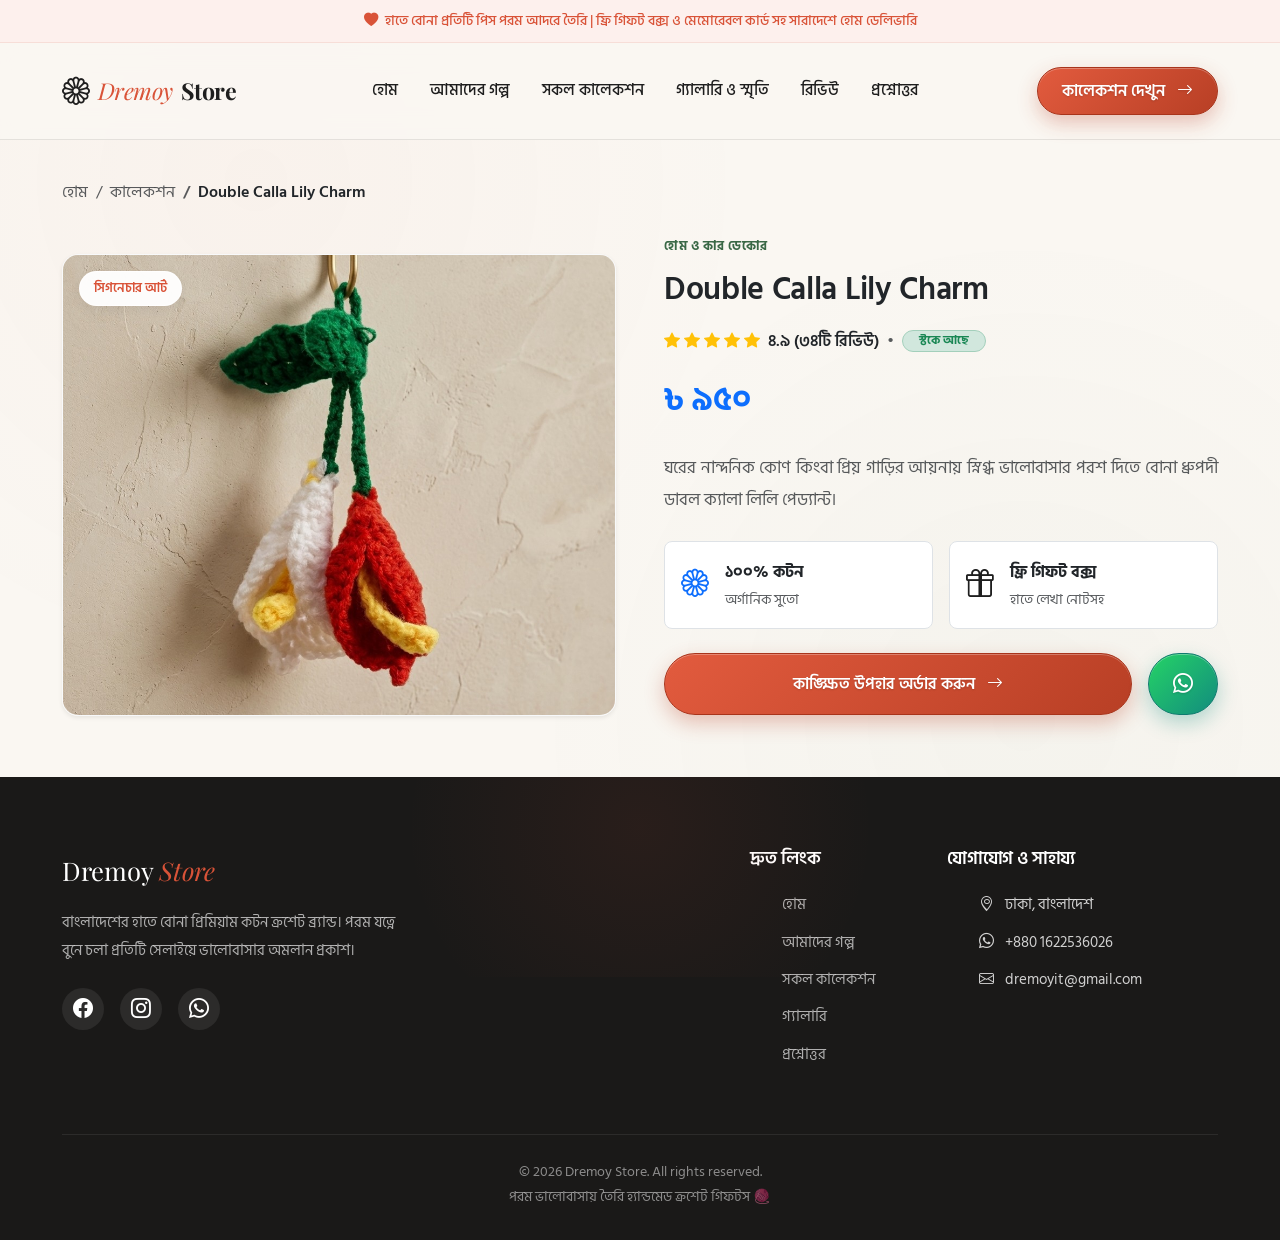
<file: product/double-calla-lily-charm/index.html>
<!DOCTYPE html>
<html lang="bn">

<head>
  <meta charset="UTF-8">
  <meta name="viewport" content="width=device-width, initial-scale=1.0">
  <title>Double Calla Lily Charm — Dremoy Store</title>
  <meta name="description"
    content="Double Calla Lily Charm — ১০০% হাতে বোনা কটন ওয়াল ও কার চার্ম। ঘরের নান্দনিক কোণ কিংবা গাড়ির আয়নায় ভালোবাসার পরশ।">

  <!-- Bootstrap 5.3 CSS -->
  <link href="https://cdn.jsdelivr.net/npm/bootstrap@5.3.3/dist/css/bootstrap.min.css" rel="stylesheet">
  <!-- Bootstrap Icons -->
  <link href="https://cdn.jsdelivr.net/npm/bootstrap-icons@1.11.3/font/bootstrap-icons.min.css" rel="stylesheet">

  <!-- Custom Styles -->
  <link rel="stylesheet" href="../../assets/css/styles.css">
</head>

<body>

  <!-- Custom Glowing Heart Cursor (Desktop Only) -->
  <div id="customCursor" class="custom-cursor" aria-hidden="true"><i class="bi bi-heart-fill cursor-heart-icon"></i></div>

  <!-- Top Announcement Bar -->
  <div class="announcement-bar">
    <i class="bi bi-heart-fill me-1"></i> হাতে বোনা প্রতিটি পিস পরম আদরে তৈরি | ফ্রি গিফট বক্স ও মেমোরেবল কার্ড সহ
    সারাদেশে হোম ডেলিভারি
  </div>

  <!-- Navigation Bar -->
  <nav class="navbar navbar-expand-lg navbar-custom" aria-label="Main Navigation">
    <div class="container">
      <a class="navbar-brand navbar-brand-text d-flex align-items-center gap-2" href="../../index.html">
        <i class="bi bi-flower1 text-primary-color fs-3"></i>
        <span>Dremoy</span> Store
      </a>
      <button class="navbar-toggler border-0 shadow-none" type="button" data-bs-toggle="collapse"
        data-bs-target="#navbarContent" aria-controls="navbarContent" aria-expanded="false" aria-label="মেনু খুলুন">
        <i class="bi bi-list fs-2 text-dark"></i>
      </button>
      <div class="collapse navbar-collapse" id="navbarContent">
        <ul class="navbar-nav mx-auto mb-2 mb-lg-0">
          <li class="nav-item"><a class="nav-link nav-link-custom" href="../../index.html">হোম</a></li>
          <li class="nav-item"><a class="nav-link nav-link-custom" href="../../index.html#story">আমাদের গল্প</a></li>
          <li class="nav-item"><a class="nav-link nav-link-custom active" href="../../collection/index.html">সকল কালেকশন</a></li>
          <li class="nav-item"><a class="nav-link nav-link-custom" href="../../gallery/index.html">গ্যালারি ও স্মৃতি</a></li>
          <li class="nav-item"><a class="nav-link nav-link-custom" href="../../index.html#reviews">রিভিউ</a></li>
          <li class="nav-item"><a class="nav-link nav-link-custom" href="../../index.html#faq">প্রশ্নোত্তর</a></li>
        </ul>
        <div class="d-flex align-items-center gap-3 mt-3 mt-lg-0">
          <a href="../../collection/index.html" class="btn btn-primary-custom py-2 px-4 fs-6">
            কালেকশন দেখুন <i class="bi bi-arrow-right ms-1"></i>
          </a>
        </div>
      </div>
    </div>
  </nav>

  <!-- Product Details Section -->
  <section class="section-padding bg-main">
    <div class="container">
      <!-- Breadcrumb -->
      <nav aria-label="breadcrumb" class="mb-4">
        <ol class="breadcrumb">
          <li class="breadcrumb-item"><a href="../../index.html" class="text-decoration-none text-muted">হোম</a></li>
          <li class="breadcrumb-item"><a href="../../collection/index.html" class="text-decoration-none text-muted">কালেকশন</a></li>
          <li class="breadcrumb-item active text-dark fw-semibold" aria-current="page">Double Calla Lily Charm</li>
        </ol>
      </nav>

      <div class="row gy-5 gx-lg-5 align-items-center">
        <!-- Product Image Gallery Column -->
        <div class="col-lg-6">
          <div class="product-gallery-main position-relative rounded-4 overflow-hidden shadow-sm border border-light">
            <span class="product-badge position-absolute top-0 start-0 m-3 z-2">সিগনেচার আর্ট</span>
            <img id="mainProductImg" src="../../assets/images/crochet-flower-wall.jpeg" alt="Double Calla Lily Charm" class="w-100 object-fit-cover" style="height: 460px;">
          </div>
        </div>

        <!-- Product Information Column -->
        <div class="col-lg-6">
          <span class="product-category text-uppercase fw-bold text-accent letter-spacing-1">হোম ও কার ডেকোর</span>
          <h1 class="hero-title fs-2 text-dark mt-2 mb-3">Double Calla Lily Charm</h1>
          
          <div class="d-flex align-items-center gap-2 mb-3">
            <div class="text-warning">
              <i class="bi bi-star-fill"></i>
              <i class="bi bi-star-fill"></i>
              <i class="bi bi-star-fill"></i>
              <i class="bi bi-star-fill"></i>
              <i class="bi bi-star-fill"></i>
            </div>
            <span class="fw-semibold text-dark">৪.৯ (৩৪টি রিভিউ)</span>
            <span class="text-muted">•</span>
            <span class="badge bg-success-subtle text-success border border-success-subtle rounded-pill px-3 py-1">স্টকে আছে</span>
          </div>

          <div class="fs-2 fw-bold text-primary mb-4">৳ ৯৫০</div>

          <p class="story-paragraph text-muted mb-4">
            ঘরের নান্দনিক কোণ কিংবা প্রিয় গাড়ির আয়নায় স্নিগ্ধ ভালোবাসার পরশ দিতে বোনা ধ্রুপদী ডাবল ক্যালা লিলি পেড্যান্ট।
          </p>

          <!-- Craft Highlights -->
          <div class="row g-3 mb-4">
            <div class="col-6">
              <div class="p-3 rounded-3 bg-white border d-flex align-items-center gap-3">
                <i class="bi bi-flower1 text-primary fs-3"></i>
                <div>
                  <div class="fw-bold text-dark fs-6">১০০% কটন</div>
                  <div class="text-muted small">অর্গানিক সুতো</div>
                </div>
              </div>
            </div>
            <div class="col-6">
              <div class="p-3 rounded-3 bg-white border d-flex align-items-center gap-3">
                <i class="bi bi-gift text-accent fs-3"></i>
                <div>
                  <div class="fw-bold text-dark fs-6">ফ্রি গিফট বক্স</div>
                  <div class="text-muted small">হাতে লেখা নোটসহ</div>
                </div>
              </div>
            </div>
          </div>

          <!-- CTA Buttons -->
          <div class="d-flex flex-wrap gap-3 mb-4">
            <button class="btn btn-primary-custom py-3 px-5 fs-6 flex-grow-1" data-bs-toggle="modal" data-bs-target="#orderModal" data-product-name="Double Calla Lily Charm">
              কাঙ্ক্ষিত উপহার অর্ডার করুন <i class="bi bi-arrow-right ms-1"></i>
            </button>
            <a href="https://wa.me/8801622536026?text=Hello%20Dremoy%20Store!%20I%20want%20to%20order%20Double%20Calla%20Lily%20Charm." target="_blank" class="btn btn-whatsapp-custom py-3 px-4 fs-6">
              <i class="bi bi-whatsapp fs-5"></i>
            </a>
          </div>
        </div>
      </div>
    </div>
  </section>

  <!-- Quick Order Modal -->
  <div class="modal fade modal-custom" id="orderModal" tabindex="-1" aria-labelledby="orderModalLabel" aria-hidden="true">
    <div class="modal-dialog modal-dialog-centered">
      <div class="modal-content">
        <div class="modal-header">
          <h5 class="modal-title" id="orderModalLabel">
            <i class="bi bi-bag-check text-primary-color me-2"></i> দ্রুত অর্ডার বা প্রশ্ন করুন
          </h5>
          <button type="button" class="btn-close" data-bs-dismiss="modal" aria-label="বন্ধ করুন"></button>
        </div>
        <div class="modal-body p-4">
          <form id="quickOrderForm">
            <div class="mb-3">
              <label for="modalProductName" class="form-label fw-semibold">পছন্দের প্রোডাক্ট</label>
              <input type="text" class="form-control form-control-custom" id="modalProductName" value="Double Calla Lily Charm" readonly>
            </div>
            <div class="mb-3">
              <label for="customerName" class="form-label fw-semibold">আপনার নাম *</label>
              <input type="text" class="form-control form-control-custom" id="customerName" placeholder="যেমন: ফারহানা মেহজাবীন" required>
            </div>
            <div class="mb-3">
              <label for="customerPhone" class="form-label fw-semibold">মোবাইল নম্বর *</label>
              <input type="tel" class="form-control form-control-custom" id="customerPhone" placeholder="০১৭০০-০০০০০০" required>
            </div>
            <div class="mb-3">
              <label for="customerAddress" class="form-label fw-semibold">পূর্ণাঙ্গ ঠিকানা *</label>
              <textarea class="form-control form-control-custom" id="customerAddress" rows="2" placeholder="বাড়ি/রোড নম্বর, এলাকা, থানা ও জেলা" required></textarea>
            </div>
            <div class="mb-3">
              <label for="customerNote" class="form-label fw-semibold">বিশেষ উপহার মেসেজ (ঐচ্ছিক)</label>
              <input type="text" class="form-control form-control-custom" id="customerNote" placeholder="গিফট কার্ডে কি লেখা থাকবে?">
            </div>
            <div class="d-grid mt-4">
              <button type="submit" class="btn btn-primary-custom py-3 fs-6">
                হোয়াটসঅ্যাপে অর্ডার পাঠান <i class="bi bi-whatsapp ms-1"></i>
              </button>
            </div>
          </form>
        </div>
      </div>
    </div>
  </div>

  <!-- Toast Notification -->
  <div id="toastNotification" class="toast-custom">
    <i class="bi bi-check-circle-fill text-success fs-5"></i>
    <span id="toastText">উইশলিস্টে যুক্ত করা হয়েছে ❤️</span>
  </div>

  <!-- Footer -->
  <footer class="footer-custom">
    <div class="container">
      <div class="row gy-4">
        <div class="col-lg-4">
          <div class="footer-brand">
            Dremoy <span>Store</span>
          </div>
          <p class="footer-desc">
            বাংলাদেশের হাতে বোনা প্রিমিয়াম কটন ক্রশেট ব্র্যান্ড। পরম যত্নে বুনে চলা প্রতিটি সেলাইয়ে ভালোবাসার অমলান প্রকাশ।
          </p>
          <div class="footer-social d-flex gap-3">
            <a href="#" aria-label="Facebook"><i class="bi bi-facebook fs-5"></i></a>
            <a href="#" aria-label="Instagram"><i class="bi bi-instagram fs-5"></i></a>
            <a href="#" aria-label="WhatsApp"><i class="bi bi-whatsapp fs-5"></i></a>
          </div>
        </div>
        <div class="col-6 col-lg-2 ms-auto">
          <h4 class="footer-title">দ্রুত লিংক</h4>
          <ul class="footer-links">
            <li><a href="../../index.html">হোম</a></li>
            <li><a href="../../index.html#story">আমাদের গল্প</a></li>
            <li><a href="../../collection/index.html">সকল কালেকশন</a></li>
            <li><a href="../../gallery/index.html">গ্যালারি</a></li>
            <li><a href="../../index.html#faq">প্রশ্নোত্তর</a></li>
          </ul>
        </div>
        <div class="col-6 col-lg-3">
          <h4 class="footer-title">যোগাযোগ ও সাহায্য</h4>
          <ul class="footer-links">
            <li><i class="bi bi-geo-alt me-2"></i> ঢাকা, বাংলাদেশ</li>
            <li><i class="bi bi-whatsapp me-2"></i> +880 1622536026</li>
            <li><i class="bi bi-envelope me-2"></i> dremoyit@gmail.com</li>
          </ul>
        </div>
      </div>
      <div class="footer-bottom">
        <div>&copy; 2026 Dremoy Store. All rights reserved.</div>
        <div class="mt-2 mt-md-0">পরম ভালোবাসায় তৈরি হ্যান্ডমেড ক্রশেট গিফটস 🧶</div>
      </div>
    </div>
  </footer>

  <!-- Bootstrap JS -->
  <script src="https://cdn.jsdelivr.net/npm/bootstrap@5.3.3/dist/js/bootstrap.bundle.min.js"></script>
  <!-- Custom JS -->
  <script src="../../assets/js/script.js"></script>
</body>

</html>
</file>
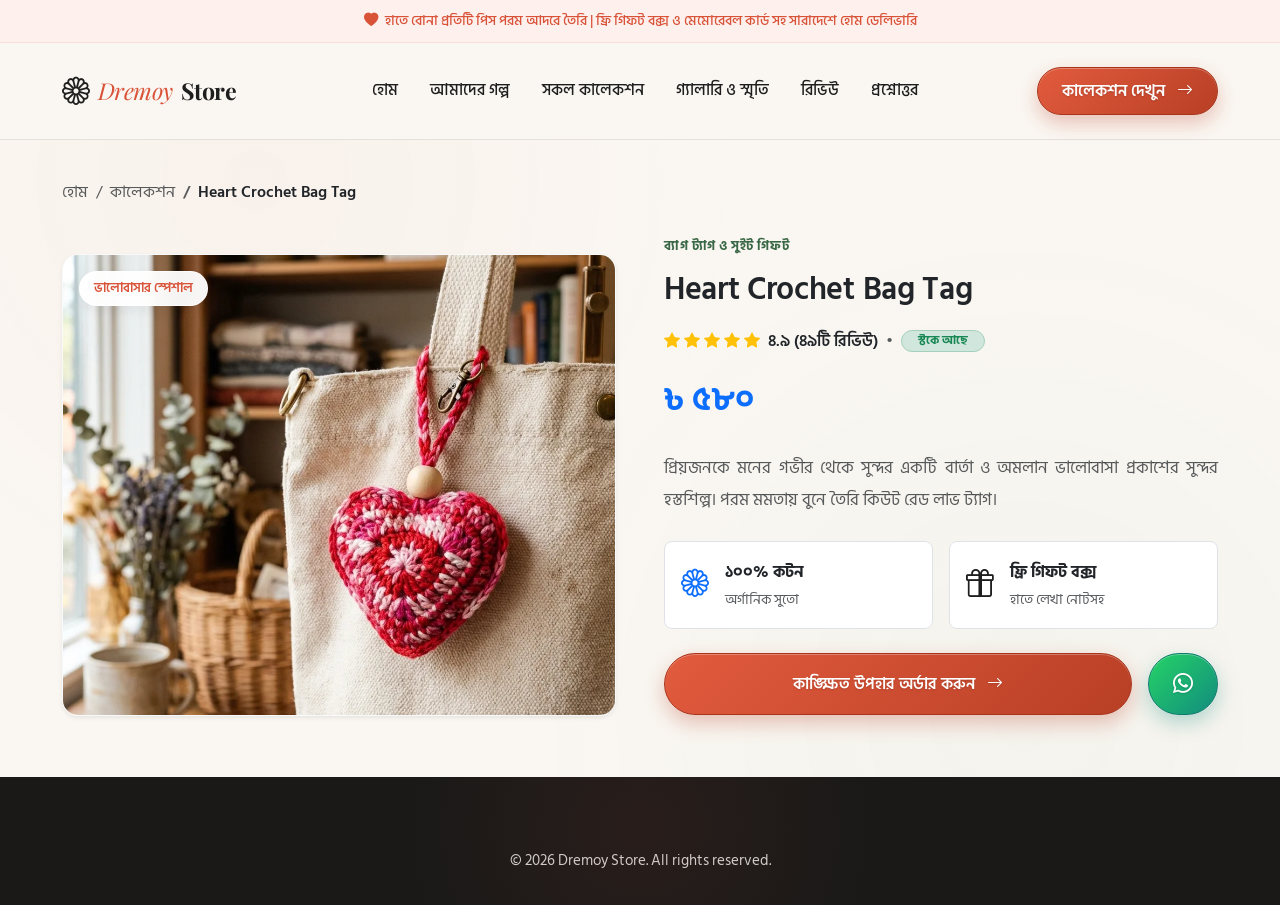
<file: product/heart-crochet-bag-tag/index.html>
<!DOCTYPE html>
<html lang="bn">

<head>
  <meta charset="UTF-8">
  <meta name="viewport" content="width=device-width, initial-scale=1.0">
  <title>Heart Crochet Bag Tag — Dremoy Store</title>
  <meta name="description"
    content="Heart Crochet Bag Tag — ১০০% হাতে বোনা অর্গানিক কটন লাভ ব্যাগ ট্যাগ। প্রিয়জনকে মনের গভীর থেকে সুন্দর একটি বার্তা ও ভালোবাসা প্রকাশের স্মারক।">

  <!-- Meta & Resource Preconnects -->
  <link rel="preconnect" href="https://fonts.googleapis.com">
  <link rel="preconnect" href="https://fonts.gstatic.com" crossorigin>
  <link rel="preconnect" href="https://cdn.jsdelivr.net">
  <link href="https://fonts.googleapis.com/css2?family=Allura&family=Dancing+Script:wght@400;600;700&family=Great+Vibes&family=Hind+Siliguri:wght@300;400;500;600;700&family=Playfair+Display:ital,wght@0,400..900;1,400..900&family=Poppins:ital,wght@0,300;0,400;0,500;0,600;0,700&display=swap" rel="stylesheet">

  <!-- SEO Meta Tags -->
  <link rel="canonical" href="https://gift.dremoy.com/product/heart-crochet-bag-tag/">
  <meta name="theme-color" content="#D95338">
  <meta name="robots" content="index, follow">
  <meta property="og:site_name" content="Dremoy Store">
  <meta property="og:type" content="product">
  <meta property="og:title" content="Heart Crochet Bag Tag — Dremoy Store">
  <meta property="og:description" content="১০০% হাতে বোনা অর্গানিক কটন লাভ ব্যাগ ট্যাগ। মনের গভীর থেকে ভালোবাসা প্রকাশের স্মারক।">
  <meta property="og:url" content="https://gift.dremoy.com/product/heart-crochet-bag-tag/">
  <meta property="og:image" content="https://gift.dremoy.com/assets/images/heart-crochet-bag-tag.webp">
  <meta name="twitter:card" content="summary_large_image">
  <meta name="twitter:title" content="Heart Crochet Bag Tag — Dremoy Store">
  <meta name="twitter:description" content="১০০% হাতে বোনা অর্গানিক কটন লাভ ব্যাগ ট্যাগ।">

  <!-- Bootstrap 5.3 CSS -->
  <link href="https://cdn.jsdelivr.net/npm/bootstrap@5.3.3/dist/css/bootstrap.min.css" rel="stylesheet">
  <!-- Bootstrap Icons -->
  <link href="https://cdn.jsdelivr.net/npm/bootstrap-icons@1.11.3/font/bootstrap-icons.min.css" rel="stylesheet">

  <!-- Custom Styles -->
  <link rel="stylesheet" href="../../assets/css/styles.css">
</head>

<body>

  <!-- Custom Glowing Heart Cursor (Desktop Only) -->
  <div id="customCursor" class="custom-cursor" aria-hidden="true"><i class="bi bi-heart-fill cursor-heart-icon"></i></div>

  <!-- Top Announcement Bar -->
  <div class="announcement-bar">
    <i class="bi bi-heart-fill me-1"></i> হাতে বোনা প্রতিটি পিস পরম আদরে তৈরি | ফ্রি গিফট বক্স ও মেমোরেবল কার্ড সহ
    সারাদেশে হোম ডেলিভারি
  </div>

  <!-- Navigation Bar -->
  <nav class="navbar navbar-expand-lg navbar-custom" aria-label="Main Navigation">
    <div class="container">
      <a class="navbar-brand navbar-brand-text d-flex align-items-center gap-2" href="../../index.html">
        <i class="bi bi-flower1 text-primary-color fs-3"></i>
        <span>Dremoy</span> Store
      </a>
      <button class="navbar-toggler border-0 shadow-none" type="button" data-bs-toggle="collapse"
        data-bs-target="#navbarContent" aria-controls="navbarContent" aria-expanded="false" aria-label="মেনু খুলুন">
        <i class="bi bi-list fs-2 text-dark"></i>
      </button>
      <div class="collapse navbar-collapse" id="navbarContent">
        <ul class="navbar-nav mx-auto mb-2 mb-lg-0">
          <li class="nav-item"><a class="nav-link nav-link-custom" href="../../index.html">হোম</a></li>
          <li class="nav-item"><a class="nav-link nav-link-custom" href="../../index.html#story">আমাদের গল্প</a></li>
          <li class="nav-item"><a class="nav-link nav-link-custom active" href="../../collection/index.html">সকল কালেকশন</a></li>
          <li class="nav-item"><a class="nav-link nav-link-custom" href="../../gallery/index.html">গ্যালারি ও স্মৃতি</a></li>
          <li class="nav-item"><a class="nav-link nav-link-custom" href="../../index.html#reviews">রিভিউ</a></li>
          <li class="nav-item"><a class="nav-link nav-link-custom" href="../../index.html#faq">প্রশ্নোত্তর</a></li>
        </ul>
        <div class="d-flex align-items-center gap-3 mt-3 mt-lg-0">
          <a href="../../collection/index.html" class="btn btn-primary-custom py-2 px-4 fs-6">
            কালেকশন দেখুন <i class="bi bi-arrow-right ms-1"></i>
          </a>
        </div>
      </div>
    </div>
  </nav>

  <!-- Product Details Section -->
  <section class="section-padding bg-main">
    <div class="container">
      <!-- Breadcrumb -->
      <nav aria-label="breadcrumb" class="mb-4">
        <ol class="breadcrumb">
          <li class="breadcrumb-item"><a href="../../index.html" class="text-decoration-none text-muted">হোম</a></li>
          <li class="breadcrumb-item"><a href="../../collection/index.html" class="text-decoration-none text-muted">কালেকশন</a></li>
          <li class="breadcrumb-item active text-dark fw-semibold" aria-current="page">Heart Crochet Bag Tag</li>
        </ol>
      </nav>

      <div class="row gy-5 gx-lg-5 align-items-center">
        <!-- Product Image Gallery Column -->
        <div class="col-lg-6">
          <div class="product-gallery-main position-relative rounded-4 overflow-hidden shadow-sm border border-light">
            <span class="product-badge position-absolute top-0 start-0 m-3 z-2">ভালোবাসার স্পেশাল</span>
            <img id="mainProductImg" src="../../assets/images/heart-crochet-bag-tag.webp" alt="Heart Crochet Bag Tag" class="w-100 object-fit-cover" style="height: 460px;">
          </div>
        </div>

        <!-- Product Information Column -->
        <div class="col-lg-6">
          <span class="product-category text-uppercase fw-bold text-accent letter-spacing-1">ব্যাগ ট্যাগ ও সুইট গিফট</span>
          <h1 class="hero-title fs-2 text-dark mt-2 mb-3">Heart Crochet Bag Tag</h1>
          
          <div class="d-flex align-items-center gap-2 mb-3">
            <div class="text-warning">
              <i class="bi bi-star-fill"></i>
              <i class="bi bi-star-fill"></i>
              <i class="bi bi-star-fill"></i>
              <i class="bi bi-star-fill"></i>
              <i class="bi bi-star-fill"></i>
            </div>
            <span class="fw-semibold text-dark">৪.৯ (৪৯টি রিভিউ)</span>
            <span class="text-muted">•</span>
            <span class="badge bg-success-subtle text-success border border-success-subtle rounded-pill px-3 py-1">স্টকে আছে</span>
          </div>

          <div class="fs-2 fw-bold text-primary mb-4">৳ ৫৮০</div>

          <p class="story-paragraph text-muted mb-4">
            প্রিয়জনকে মনের গভীর থেকে সুন্দর একটি বার্তা ও অমলান ভালোবাসা প্রকাশের সুন্দর হস্তশিল্প। পরম মমতায় বুনে তৈরি কিউট রেড লাভ ট্যাগ।
          </p>

          <!-- Craft Highlights -->
          <div class="row g-3 mb-4">
            <div class="col-6">
              <div class="p-3 rounded-3 bg-white border d-flex align-items-center gap-3">
                <i class="bi bi-flower1 text-primary fs-3"></i>
                <div>
                  <div class="fw-bold text-dark fs-6">১০০% কটন</div>
                  <div class="text-muted small">অর্গানিক সুতো</div>
                </div>
              </div>
            </div>
            <div class="col-6">
              <div class="p-3 rounded-3 bg-white border d-flex align-items-center gap-3">
                <i class="bi bi-gift text-accent fs-3"></i>
                <div>
                  <div class="fw-bold text-dark fs-6">ফ্রি গিফট বক্স</div>
                  <div class="text-muted small">হাতে লেখা নোটসহ</div>
                </div>
              </div>
            </div>
          </div>

          <!-- CTA Buttons -->
          <div class="d-flex flex-wrap gap-3 mb-4">
            <button class="btn btn-primary-custom py-3 px-5 fs-6 flex-grow-1" data-bs-toggle="modal" data-bs-target="#orderModal" data-product-name="Heart Crochet Bag Tag">
              কাঙ্ক্ষিত উপহার অর্ডার করুন <i class="bi bi-arrow-right ms-1"></i>
            </button>
            <a href="https://wa.me/8801622536026?text=Hello%20Dremoy%20Store!%20I%20want%20to%20order%20Heart%20Crochet%20Bag%20Tag." target="_blank" class="btn btn-whatsapp-custom py-3 px-4 fs-6">
              <i class="bi bi-whatsapp fs-5"></i>
            </a>
          </div>
        </div>
      </div>
    </div>
  </section>

  <!-- Quick Order Modal -->
  <div class="modal fade modal-custom" id="orderModal" tabindex="-1" aria-labelledby="orderModalLabel" aria-hidden="true">
    <div class="modal-dialog modal-dialog-centered">
      <div class="modal-content">
        <div class="modal-header">
          <h5 class="modal-title" id="orderModalLabel">
            <i class="bi bi-bag-check text-primary-color me-2"></i> দ্রুত অর্ডার বা প্রশ্ন করুন
          </h5>
          <button type="button" class="btn-close" data-bs-dismiss="modal" aria-label="বন্ধ করুন"></button>
        </div>
        <div class="modal-body p-4">
          <form id="quickOrderForm">
            <div class="mb-3">
              <label for="modalProductName" class="form-label fw-semibold">পছন্দের প্রোডাক্ট</label>
              <input type="text" class="form-control form-control-custom" id="modalProductName" value="Heart Crochet Bag Tag" readonly>
            </div>
            <div class="mb-3">
              <label for="customerName" class="form-label fw-semibold">আপনার নাম *</label>
              <input type="text" class="form-control form-control-custom" id="customerName" placeholder="যেমন: ফারহানা মেহজাবীন" required>
            </div>
            <div class="mb-3">
              <label for="customerPhone" class="form-label fw-semibold">মোবাইল নম্বর *</label>
              <input type="tel" class="form-control form-control-custom" id="customerPhone" placeholder="০১৭০০-০০০০০০" required>
            </div>
            <div class="mb-3">
              <label for="customerAddress" class="form-label fw-semibold">পূর্ণাঙ্গ ঠিকানা *</label>
              <textarea class="form-control form-control-custom" id="customerAddress" rows="2" placeholder="বাড়ি/রোড নম্বর, এলাকা, থানা ও জেলা" required></textarea>
            </div>
            <div class="row g-2 mb-3">
              <div class="col-6">
                <label for="customerDistrict" class="form-label fw-semibold">ডেলিভারি এলাকা *</label>
                <select class="form-select form-control-custom" id="customerDistrict" required>
                  <option value="Mymensingh" selected>ময়মনসিংহ (৬০ টাকা)</option>
                  <option value="Outside Mymensingh">ময়মনসিংহের বাইরে (১২০ টাকা)</option>
                </select>
              </div>
              <div class="col-6">
                <label for="customerQuantity" class="form-label fw-semibold">পরিমাণ *</label>
                <input type="number" class="form-control form-control-custom" id="customerQuantity" value="1" min="1" max="10" required>
              </div>
            </div>
            <div class="mb-3">
              <label for="customerPayment" class="form-label fw-semibold">পেমেন্ট মাধ্যম</label>
              <select class="form-select form-control-custom" id="customerPayment">
                <option value="Cash on Delivery" selected>ক্যাশ অন ডেলিভারি (COD)</option>
                <option value="bKash / Nagad">বিকাশ / নগদ (অ্যাডভান্স)</option>
              </select>
            </div>
            <div class="mb-3">
              <label for="customerNote" class="form-label fw-semibold">বিশেষ উপহার মেসেজ (ঐচ্ছিক)</label>
              <input type="text" class="form-control form-control-custom" id="customerNote" placeholder="গিফট কার্ডে কি লেখা থাকবে?">
            </div>
            <div class="d-grid mt-4">
              <button type="submit" id="orderSubmitBtn" class="btn btn-primary-custom py-3 fs-6">
                অর্ডার নিশ্চিত করুন <i class="bi bi-bag-check ms-1"></i>
              </button>
            </div>
          </form>
        </div>
      </div>
    </div>
  </div>

  <!-- Footer -->
  <footer class="footer-custom">
    <div class="container text-center">
      <div>&copy; 2026 Dremoy Store. All rights reserved.</div>
    </div>
  </footer>

  <!-- Bootstrap JS & Site Core JS -->
  <script src="https://cdn.jsdelivr.net/npm/bootstrap@5.3.3/dist/js/bootstrap.bundle.min.js"></script>
  <script src="../../assets/js/script.js"></script>
</body>

</html>
</file>
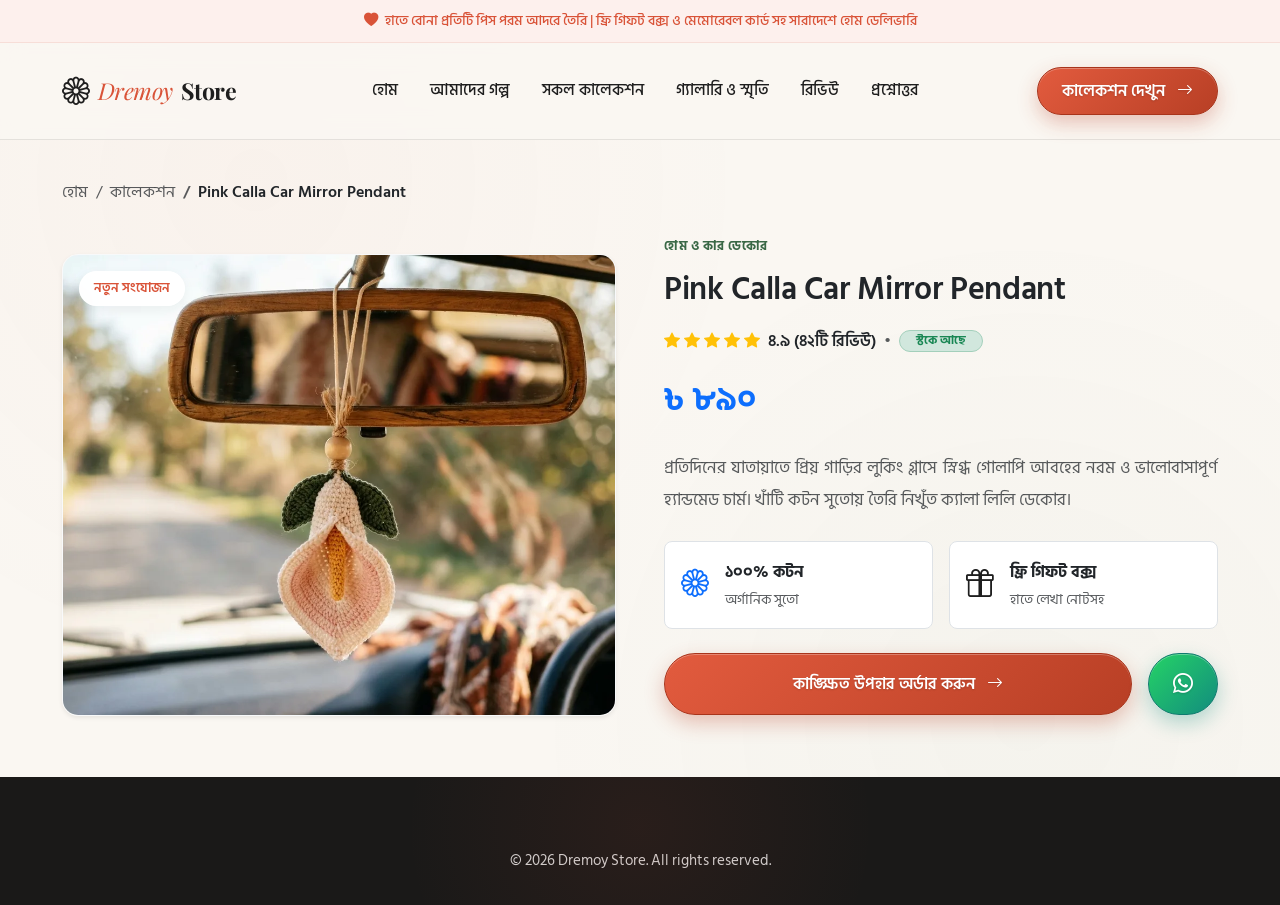
<file: product/pink-calla-car-mirror-pendant/index.html>
<!DOCTYPE html>
<html lang="bn">

<head>
  <meta charset="UTF-8">
  <meta name="viewport" content="width=device-width, initial-scale=1.0">
  <title>Pink Calla Car Mirror Pendant — Dremoy Store</title>
  <meta name="description"
    content="Pink Calla Car Mirror Pendant — ১০০% হাতে বোনা অর্গানিক কটন কার ডেকোর চার্ম। প্রতিদিনের যাতায়াতে প্রিয় গাড়ির আয়নায় স্নিগ্ধ ভালোবাসার অনুভূতি।">

  <!-- Meta & Resource Preconnects -->
  <link rel="preconnect" href="https://fonts.googleapis.com">
  <link rel="preconnect" href="https://fonts.gstatic.com" crossorigin>
  <link rel="preconnect" href="https://cdn.jsdelivr.net">
  <link href="https://fonts.googleapis.com/css2?family=Allura&family=Dancing+Script:wght@400;600;700&family=Great+Vibes&family=Hind+Siliguri:wght@300;400;500;600;700&family=Playfair+Display:ital,wght@0,400..900;1,400..900&family=Poppins:ital,wght@0,300;0,400;0,500;0,600;0,700&display=swap" rel="stylesheet">

  <!-- SEO Meta Tags -->
  <link rel="canonical" href="https://gift.dremoy.com/product/pink-calla-car-mirror-pendant/">
  <meta name="theme-color" content="#D95338">
  <meta name="robots" content="index, follow">
  <meta property="og:site_name" content="Dremoy Store">
  <meta property="og:type" content="product">
  <meta property="og:title" content="Pink Calla Car Mirror Pendant — Dremoy Store">
  <meta property="og:description" content="১০০% হাতে বোনা অর্গানিক কটন কার ডেকোর চার্ম। গাড়ির আয়নায় স্নিগ্ধ ভালোবাসার অনুভূতি।">
  <meta property="og:url" content="https://gift.dremoy.com/product/pink-calla-car-mirror-pendant/">
  <meta property="og:image" content="https://gift.dremoy.com/assets/images/pink-calla-car-pendant.webp">
  <meta name="twitter:card" content="summary_large_image">
  <meta name="twitter:title" content="Pink Calla Car Mirror Pendant — Dremoy Store">
  <meta name="twitter:description" content="১০০% হাতে বোনা অর্গানিক কটন কার ডেকোর চার্ম।">

  <!-- Bootstrap 5.3 CSS -->
  <link href="https://cdn.jsdelivr.net/npm/bootstrap@5.3.3/dist/css/bootstrap.min.css" rel="stylesheet">
  <!-- Bootstrap Icons -->
  <link href="https://cdn.jsdelivr.net/npm/bootstrap-icons@1.11.3/font/bootstrap-icons.min.css" rel="stylesheet">

  <!-- Custom Styles -->
  <link rel="stylesheet" href="../../assets/css/styles.css">
</head>

<body>

  <!-- Custom Glowing Heart Cursor (Desktop Only) -->
  <div id="customCursor" class="custom-cursor" aria-hidden="true"><i class="bi bi-heart-fill cursor-heart-icon"></i></div>

  <!-- Top Announcement Bar -->
  <div class="announcement-bar">
    <i class="bi bi-heart-fill me-1"></i> হাতে বোনা প্রতিটি পিস পরম আদরে তৈরি | ফ্রি গিফট বক্স ও মেমোরেবল কার্ড সহ
    সারাদেশে হোম ডেলিভারি
  </div>

  <!-- Navigation Bar -->
  <nav class="navbar navbar-expand-lg navbar-custom" aria-label="Main Navigation">
    <div class="container">
      <a class="navbar-brand navbar-brand-text d-flex align-items-center gap-2" href="../../index.html">
        <i class="bi bi-flower1 text-primary-color fs-3"></i>
        <span>Dremoy</span> Store
      </a>
      <button class="navbar-toggler border-0 shadow-none" type="button" data-bs-toggle="collapse"
        data-bs-target="#navbarContent" aria-controls="navbarContent" aria-expanded="false" aria-label="মেনু খুলুন">
        <i class="bi bi-list fs-2 text-dark"></i>
      </button>
      <div class="collapse navbar-collapse" id="navbarContent">
        <ul class="navbar-nav mx-auto mb-2 mb-lg-0">
          <li class="nav-item"><a class="nav-link nav-link-custom" href="../../index.html">হোম</a></li>
          <li class="nav-item"><a class="nav-link nav-link-custom" href="../../index.html#story">আমাদের গল্প</a></li>
          <li class="nav-item"><a class="nav-link nav-link-custom active" href="../../collection/index.html">সকল কালেকশন</a></li>
          <li class="nav-item"><a class="nav-link nav-link-custom" href="../../gallery/index.html">গ্যালারি ও স্মৃতি</a></li>
          <li class="nav-item"><a class="nav-link nav-link-custom" href="../../index.html#reviews">রিভিউ</a></li>
          <li class="nav-item"><a class="nav-link nav-link-custom" href="../../index.html#faq">প্রশ্নোত্তর</a></li>
        </ul>
        <div class="d-flex align-items-center gap-3 mt-3 mt-lg-0">
          <a href="../../collection/index.html" class="btn btn-primary-custom py-2 px-4 fs-6">
            কালেকশন দেখুন <i class="bi bi-arrow-right ms-1"></i>
          </a>
        </div>
      </div>
    </div>
  </nav>

  <!-- Product Details Section -->
  <section class="section-padding bg-main">
    <div class="container">
      <!-- Breadcrumb -->
      <nav aria-label="breadcrumb" class="mb-4">
        <ol class="breadcrumb">
          <li class="breadcrumb-item"><a href="../../index.html" class="text-decoration-none text-muted">হোম</a></li>
          <li class="breadcrumb-item"><a href="../../collection/index.html" class="text-decoration-none text-muted">কালেকশন</a></li>
          <li class="breadcrumb-item active text-dark fw-semibold" aria-current="page">Pink Calla Car Mirror Pendant</li>
        </ol>
      </nav>

      <div class="row gy-5 gx-lg-5 align-items-center">
        <!-- Product Image Gallery Column -->
        <div class="col-lg-6">
          <div class="product-gallery-main position-relative rounded-4 overflow-hidden shadow-sm border border-light">
            <span class="product-badge position-absolute top-0 start-0 m-3 z-2">নতুন সংযোজন</span>
            <img id="mainProductImg" src="../../assets/images/pink-calla-car-pendant.webp" alt="Pink Calla Car Mirror Pendant" class="w-100 object-fit-cover" style="height: 460px;">
          </div>
        </div>

        <!-- Product Information Column -->
        <div class="col-lg-6">
          <span class="product-category text-uppercase fw-bold text-accent letter-spacing-1">হোম ও কার ডেকোর</span>
          <h1 class="hero-title fs-2 text-dark mt-2 mb-3">Pink Calla Car Mirror Pendant</h1>
          
          <div class="d-flex align-items-center gap-2 mb-3">
            <div class="text-warning">
              <i class="bi bi-star-fill"></i>
              <i class="bi bi-star-fill"></i>
              <i class="bi bi-star-fill"></i>
              <i class="bi bi-star-fill"></i>
              <i class="bi bi-star-fill"></i>
            </div>
            <span class="fw-semibold text-dark">৪.৯ (৪২টি রিভিউ)</span>
            <span class="text-muted">•</span>
            <span class="badge bg-success-subtle text-success border border-success-subtle rounded-pill px-3 py-1">স্টকে আছে</span>
          </div>

          <div class="fs-2 fw-bold text-primary mb-4">৳ ৮৯০</div>

          <p class="story-paragraph text-muted mb-4">
            প্রতিদিনের যাতায়াতে প্রিয় গাড়ির লুকিং গ্লাসে স্নিগ্ধ গোলাপি আবহের নরম ও ভালোবাসাপূর্ণ হ্যান্ডমেড চার্ম। খাঁটি কটন সুতোয় তৈরি নিখুঁত ক্যালা লিলি ডেকোর।
          </p>

          <!-- Craft Highlights -->
          <div class="row g-3 mb-4">
            <div class="col-6">
              <div class="p-3 rounded-3 bg-white border d-flex align-items-center gap-3">
                <i class="bi bi-flower1 text-primary fs-3"></i>
                <div>
                  <div class="fw-bold text-dark fs-6">১০০% কটন</div>
                  <div class="text-muted small">অর্গানিক সুতো</div>
                </div>
              </div>
            </div>
            <div class="col-6">
              <div class="p-3 rounded-3 bg-white border d-flex align-items-center gap-3">
                <i class="bi bi-gift text-accent fs-3"></i>
                <div>
                  <div class="fw-bold text-dark fs-6">ফ্রি গিফট বক্স</div>
                  <div class="text-muted small">হাতে লেখা নোটসহ</div>
                </div>
              </div>
            </div>
          </div>

          <!-- CTA Buttons -->
          <div class="d-flex flex-wrap gap-3 mb-4">
            <button class="btn btn-primary-custom py-3 px-5 fs-6 flex-grow-1" data-bs-toggle="modal" data-bs-target="#orderModal" data-product-name="Pink Calla Car Mirror Pendant">
              কাঙ্ক্ষিত উপহার অর্ডার করুন <i class="bi bi-arrow-right ms-1"></i>
            </button>
            <a href="https://wa.me/8801622536026?text=Hello%20Dremoy%20Store!%20I%20want%20to%20order%20Pink%20Calla%20Car%20Mirror%20Pendant." target="_blank" class="btn btn-whatsapp-custom py-3 px-4 fs-6">
              <i class="bi bi-whatsapp fs-5"></i>
            </a>
          </div>
        </div>
      </div>
    </div>
  </section>

  <!-- Quick Order Modal -->
  <div class="modal fade modal-custom" id="orderModal" tabindex="-1" aria-labelledby="orderModalLabel" aria-hidden="true">
    <div class="modal-dialog modal-dialog-centered">
      <div class="modal-content">
        <div class="modal-header">
          <h5 class="modal-title" id="orderModalLabel">
            <i class="bi bi-bag-check text-primary-color me-2"></i> দ্রুত অর্ডার বা প্রশ্ন করুন
          </h5>
          <button type="button" class="btn-close" data-bs-dismiss="modal" aria-label="বন্ধ করুন"></button>
        </div>
        <div class="modal-body p-4">
          <form id="quickOrderForm">
            <div class="mb-3">
              <label for="modalProductName" class="form-label fw-semibold">পছন্দের প্রোডাক্ট</label>
              <input type="text" class="form-control form-control-custom" id="modalProductName" value="Pink Calla Car Mirror Pendant" readonly>
            </div>
            <div class="mb-3">
              <label for="customerName" class="form-label fw-semibold">আপনার নাম *</label>
              <input type="text" class="form-control form-control-custom" id="customerName" placeholder="যেমন: ফারহানা মেহজাবীন" required>
            </div>
            <div class="mb-3">
              <label for="customerPhone" class="form-label fw-semibold">মোবাইল নম্বর *</label>
              <input type="tel" class="form-control form-control-custom" id="customerPhone" placeholder="০১৭০০-০০০০০০" required>
            </div>
            <div class="mb-3">
              <label for="customerAddress" class="form-label fw-semibold">পূর্ণাঙ্গ ঠিকানা *</label>
              <textarea class="form-control form-control-custom" id="customerAddress" rows="2" placeholder="বাড়ি/রোড নম্বর, এলাকা, থানা ও জেলা" required></textarea>
            </div>
            <div class="row g-2 mb-3">
              <div class="col-6">
                <label for="customerDistrict" class="form-label fw-semibold">ডেলিভারি এলাকা *</label>
                <select class="form-select form-control-custom" id="customerDistrict" required>
                  <option value="Mymensingh" selected>ময়মনসিংহ (৬০ টাকা)</option>
                  <option value="Outside Mymensingh">ময়মনসিংহের বাইরে (১২০ টাকা)</option>
                </select>
              </div>
              <div class="col-6">
                <label for="customerQuantity" class="form-label fw-semibold">পরিমাণ *</label>
                <input type="number" class="form-control form-control-custom" id="customerQuantity" value="1" min="1" max="10" required>
              </div>
            </div>
            <div class="mb-3">
              <label for="customerPayment" class="form-label fw-semibold">পেমেন্ট মাধ্যম</label>
              <select class="form-select form-control-custom" id="customerPayment">
                <option value="Cash on Delivery" selected>ক্যাশ অন ডেলিভারি (COD)</option>
                <option value="bKash / Nagad">বিকাশ / নগদ (অ্যাডভান্স)</option>
              </select>
            </div>
            <div class="mb-3">
              <label for="customerNote" class="form-label fw-semibold">বিশেষ উপহার মেসেজ (ঐচ্ছিক)</label>
              <input type="text" class="form-control form-control-custom" id="customerNote" placeholder="গিফট কার্ডে কি লেখা থাকবে?">
            </div>
            <div class="d-grid mt-4">
              <button type="submit" id="orderSubmitBtn" class="btn btn-primary-custom py-3 fs-6">
                অর্ডার নিশ্চিত করুন <i class="bi bi-bag-check ms-1"></i>
              </button>
            </div>
          </form>
        </div>
      </div>
    </div>
  </div>

  <!-- Footer -->
  <footer class="footer-custom">
    <div class="container text-center">
      <div>&copy; 2026 Dremoy Store. All rights reserved.</div>
    </div>
  </footer>

  <!-- Bootstrap JS & Site Core JS -->
  <script src="https://cdn.jsdelivr.net/npm/bootstrap@5.3.3/dist/js/bootstrap.bundle.min.js"></script>
  <script src="../../assets/js/script.js"></script>
</body>

</html>
</file>
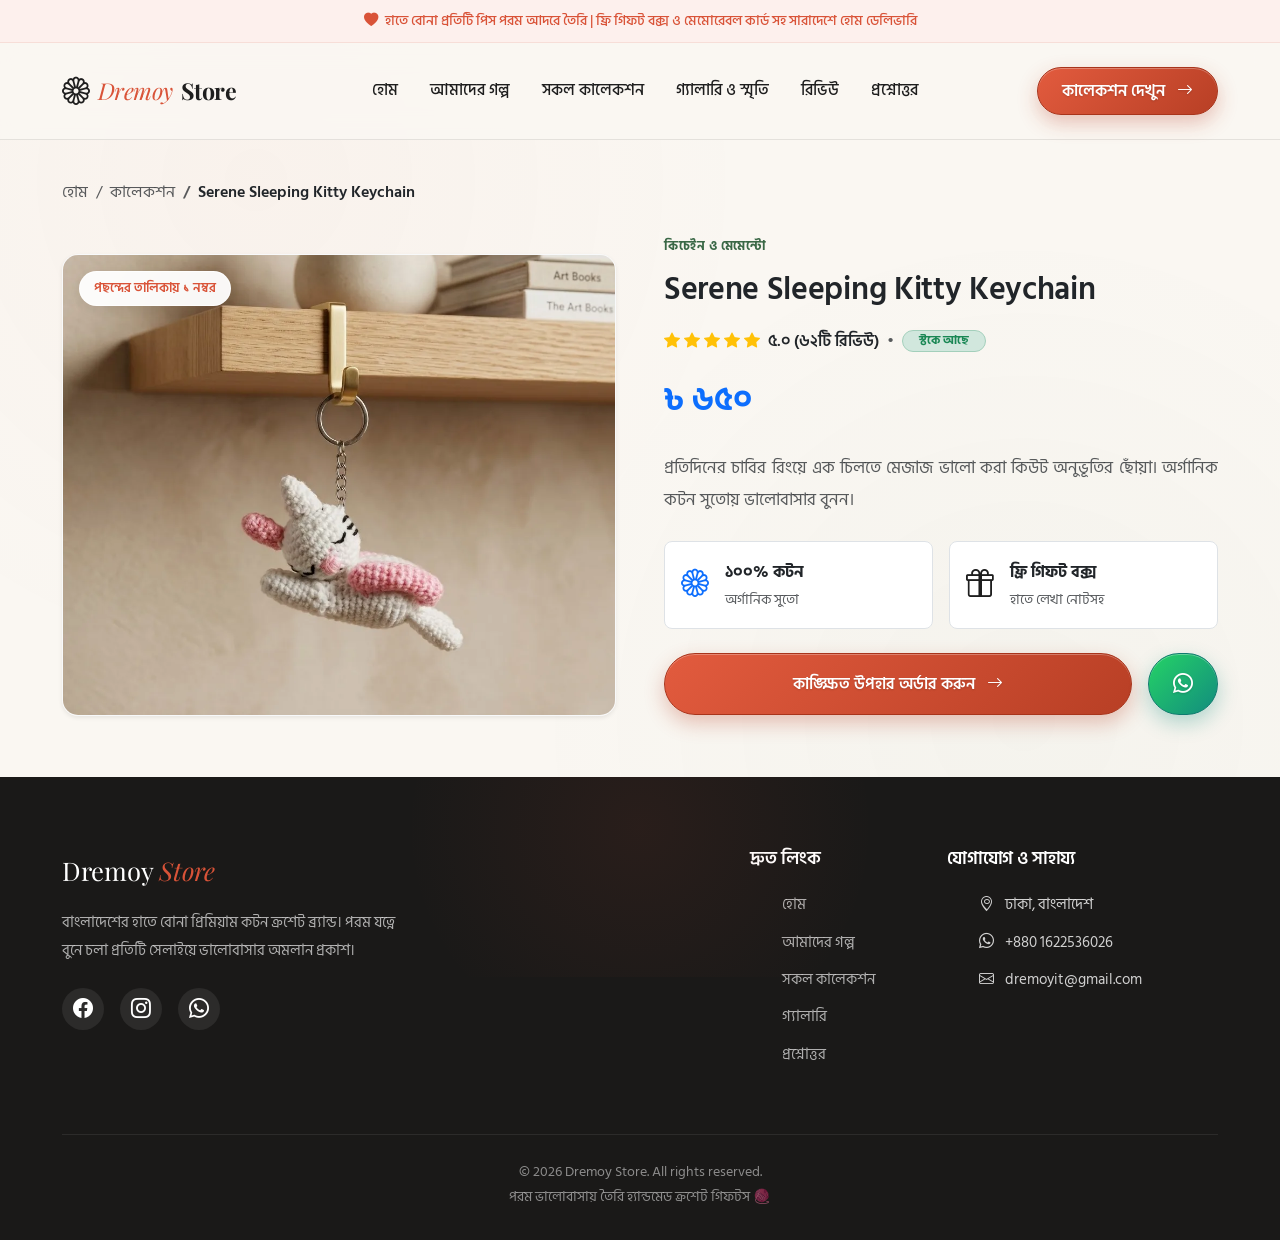
<file: product/serene-sleeping-kitty-keychain/index.html>
<!DOCTYPE html>
<html lang="bn">

<head>
  <meta charset="UTF-8">
  <meta name="viewport" content="width=device-width, initial-scale=1.0">
  <title>Serene Sleeping Kitty Keychain — Dremoy Store</title>
  <meta name="description"
    content="Serene Sleeping Kitty Keychain — ১০০% হাতে বোনা কটন কিচেইন। প্রতিদিনের চাবির রিংয়ে এক চিলতে মেজাজ ভালো করা অনুভূতির ছোঁয়া।">

  <!-- Bootstrap 5.3 CSS -->
  <link href="https://cdn.jsdelivr.net/npm/bootstrap@5.3.3/dist/css/bootstrap.min.css" rel="stylesheet">
  <!-- Bootstrap Icons -->
  <link href="https://cdn.jsdelivr.net/npm/bootstrap-icons@1.11.3/font/bootstrap-icons.min.css" rel="stylesheet">

  <!-- Custom Styles -->
  <link rel="stylesheet" href="../../assets/css/styles.css">
</head>

<body>

  <!-- Custom Glowing Heart Cursor (Desktop Only) -->
  <div id="customCursor" class="custom-cursor" aria-hidden="true"><i class="bi bi-heart-fill cursor-heart-icon"></i></div>

  <!-- Top Announcement Bar -->
  <div class="announcement-bar">
    <i class="bi bi-heart-fill me-1"></i> হাতে বোনা প্রতিটি পিস পরম আদরে তৈরি | ফ্রি গিফট বক্স ও মেমোরেবল কার্ড সহ
    সারাদেশে হোম ডেলিভারি
  </div>

  <!-- Navigation Bar -->
  <nav class="navbar navbar-expand-lg navbar-custom" aria-label="Main Navigation">
    <div class="container">
      <a class="navbar-brand navbar-brand-text d-flex align-items-center gap-2" href="../../index.html">
        <i class="bi bi-flower1 text-primary-color fs-3"></i>
        <span>Dremoy</span> Store
      </a>
      <button class="navbar-toggler border-0 shadow-none" type="button" data-bs-toggle="collapse"
        data-bs-target="#navbarContent" aria-controls="navbarContent" aria-expanded="false" aria-label="মেনু খুলুন">
        <i class="bi bi-list fs-2 text-dark"></i>
      </button>
      <div class="collapse navbar-collapse" id="navbarContent">
        <ul class="navbar-nav mx-auto mb-2 mb-lg-0">
          <li class="nav-item"><a class="nav-link nav-link-custom" href="../../index.html">হোম</a></li>
          <li class="nav-item"><a class="nav-link nav-link-custom" href="../../index.html#story">আমাদের গল্প</a></li>
          <li class="nav-item"><a class="nav-link nav-link-custom active" href="../../collection/index.html">সকল কালেকশন</a></li>
          <li class="nav-item"><a class="nav-link nav-link-custom" href="../../gallery/index.html">গ্যালারি ও স্মৃতি</a></li>
          <li class="nav-item"><a class="nav-link nav-link-custom" href="../../index.html#reviews">রিভিউ</a></li>
          <li class="nav-item"><a class="nav-link nav-link-custom" href="../../index.html#faq">প্রশ্নোত্তর</a></li>
        </ul>
        <div class="d-flex align-items-center gap-3 mt-3 mt-lg-0">
          <a href="../../collection/index.html" class="btn btn-primary-custom py-2 px-4 fs-6">
            কালেকশন দেখুন <i class="bi bi-arrow-right ms-1"></i>
          </a>
        </div>
      </div>
    </div>
  </nav>

  <!-- Product Details Section -->
  <section class="section-padding bg-main">
    <div class="container">
      <!-- Breadcrumb -->
      <nav aria-label="breadcrumb" class="mb-4">
        <ol class="breadcrumb">
          <li class="breadcrumb-item"><a href="../../index.html" class="text-decoration-none text-muted">হোম</a></li>
          <li class="breadcrumb-item"><a href="../../collection/index.html" class="text-decoration-none text-muted">কালেকশন</a></li>
          <li class="breadcrumb-item active text-dark fw-semibold" aria-current="page">Serene Sleeping Kitty Keychain</li>
        </ol>
      </nav>

      <div class="row gy-5 gx-lg-5 align-items-center">
        <!-- Product Image Gallery Column -->
        <div class="col-lg-6">
          <div class="product-gallery-main position-relative rounded-4 overflow-hidden shadow-sm border border-light">
            <span class="product-badge position-absolute top-0 start-0 m-3 z-2">পছন্দের তালিকায় ১ নম্বর</span>
            <img id="mainProductImg" src="../../assets/images/sleeping-cat-keychain.webp" alt="Serene Sleeping Kitty Keychain" class="w-100 object-fit-cover" style="height: 460px;">
          </div>
        </div>

        <!-- Product Information Column -->
        <div class="col-lg-6">
          <span class="product-category text-uppercase fw-bold text-accent letter-spacing-1">কিচেইন ও মেমেন্টো</span>
          <h1 class="hero-title fs-2 text-dark mt-2 mb-3">Serene Sleeping Kitty Keychain</h1>
          
          <div class="d-flex align-items-center gap-2 mb-3">
            <div class="text-warning">
              <i class="bi bi-star-fill"></i>
              <i class="bi bi-star-fill"></i>
              <i class="bi bi-star-fill"></i>
              <i class="bi bi-star-fill"></i>
              <i class="bi bi-star-fill"></i>
            </div>
            <span class="fw-semibold text-dark">৫.০ (৬২টি রিভিউ)</span>
            <span class="text-muted">•</span>
            <span class="badge bg-success-subtle text-success border border-success-subtle rounded-pill px-3 py-1">স্টকে আছে</span>
          </div>

          <div class="fs-2 fw-bold text-primary mb-4">৳ ৬৫০</div>

          <p class="story-paragraph text-muted mb-4">
            প্রতিদিনের চাবির রিংয়ে এক চিলতে মেজাজ ভালো করা কিউট অনুভূতির ছোঁয়া। অর্গানিক কটন সুতোয় ভালোবাসার বুনন।
          </p>

          <!-- Craft Highlights -->
          <div class="row g-3 mb-4">
            <div class="col-6">
              <div class="p-3 rounded-3 bg-white border d-flex align-items-center gap-3">
                <i class="bi bi-flower1 text-primary fs-3"></i>
                <div>
                  <div class="fw-bold text-dark fs-6">১০০% কটন</div>
                  <div class="text-muted small">অর্গানিক সুতো</div>
                </div>
              </div>
            </div>
            <div class="col-6">
              <div class="p-3 rounded-3 bg-white border d-flex align-items-center gap-3">
                <i class="bi bi-gift text-accent fs-3"></i>
                <div>
                  <div class="fw-bold text-dark fs-6">ফ্রি গিফট বক্স</div>
                  <div class="text-muted small">হাতে লেখা নোটসহ</div>
                </div>
              </div>
            </div>
          </div>

          <!-- CTA Buttons -->
          <div class="d-flex flex-wrap gap-3 mb-4">
            <button class="btn btn-primary-custom py-3 px-5 fs-6 flex-grow-1" data-bs-toggle="modal" data-bs-target="#orderModal" data-product-name="Serene Sleeping Kitty Keychain">
              কাঙ্ক্ষিত উপহার অর্ডার করুন <i class="bi bi-arrow-right ms-1"></i>
            </button>
            <a href="https://wa.me/8801622536026?text=Hello%20Dremoy%20Store!%20I%20want%20to%20order%20Serene%20Sleeping%20Kitty%20Keychain." target="_blank" class="btn btn-whatsapp-custom py-3 px-4 fs-6">
              <i class="bi bi-whatsapp fs-5"></i>
            </a>
          </div>
        </div>
      </div>
    </div>
  </section>

  <!-- Quick Order Modal -->
  <div class="modal fade modal-custom" id="orderModal" tabindex="-1" aria-labelledby="orderModalLabel" aria-hidden="true">
    <div class="modal-dialog modal-dialog-centered">
      <div class="modal-content">
        <div class="modal-header">
          <h5 class="modal-title" id="orderModalLabel">
            <i class="bi bi-bag-check text-primary-color me-2"></i> দ্রুত অর্ডার বা প্রশ্ন করুন
          </h5>
          <button type="button" class="btn-close" data-bs-dismiss="modal" aria-label="বন্ধ করুন"></button>
        </div>
        <div class="modal-body p-4">
          <form id="quickOrderForm">
            <div class="mb-3">
              <label for="modalProductName" class="form-label fw-semibold">পছন্দের প্রোডাক্ট</label>
              <input type="text" class="form-control form-control-custom" id="modalProductName" value="Serene Sleeping Kitty Keychain" readonly>
            </div>
            <div class="mb-3">
              <label for="customerName" class="form-label fw-semibold">আপনার নাম *</label>
              <input type="text" class="form-control form-control-custom" id="customerName" placeholder="যেমন: ফারহানা মেহজাবীন" required>
            </div>
            <div class="mb-3">
              <label for="customerPhone" class="form-label fw-semibold">মোবাইল নম্বর *</label>
              <input type="tel" class="form-control form-control-custom" id="customerPhone" placeholder="০১৭০০-০০০০০০" required>
            </div>
            <div class="mb-3">
              <label for="customerAddress" class="form-label fw-semibold">পূর্ণাঙ্গ ঠিকানা *</label>
              <textarea class="form-control form-control-custom" id="customerAddress" rows="2" placeholder="বাড়ি/রোড নম্বর, এলাকা, থানা ও জেলা" required></textarea>
            </div>
            <div class="row g-2 mb-3">
              <div class="col-6">
                <label for="customerDistrict" class="form-label fw-semibold">ডেলিভারি এলাকা *</label>
                <select class="form-select form-control-custom" id="customerDistrict" required>
                  <option value="Mymensingh" selected>ময়মনসিংহ (৬০ টাকা)</option>
                  <option value="Outside Mymensingh">ময়মনসিংহের বাইরে (১২০ টাকা)</option>
                </select>
              </div>
              <div class="col-6">
                <label for="customerQuantity" class="form-label fw-semibold">পরিমাণ *</label>
                <input type="number" class="form-control form-control-custom" id="customerQuantity" value="1" min="1" max="10" required>
              </div>
            </div>
            <div class="mb-3">
              <label for="customerPayment" class="form-label fw-semibold">পেমেন্ট মাধ্যম</label>
              <select class="form-select form-control-custom" id="customerPayment">
                <option value="Cash on Delivery" selected>ক্যাশ অন ডেলিভারি (COD)</option>
                <option value="bKash / Nagad">বিকাশ / নগদ (অ্যাডভান্স)</option>
              </select>
            </div>
            <div class="mb-3">
              <label for="customerNote" class="form-label fw-semibold">বিশেষ উপহার মেসেজ (ঐচ্ছিক)</label>
              <input type="text" class="form-control form-control-custom" id="customerNote" placeholder="গিফট কার্ডে কি লেখা থাকবে?">
            </div>
            <div class="d-grid mt-4">
              <button type="submit" id="orderSubmitBtn" class="btn btn-primary-custom py-3 fs-6">
                অর্ডার নিশ্চিত করুন <i class="bi bi-bag-check ms-1"></i>
              </button>
            </div>
          </form>
        </div>
      </div>
    </div>
  </div>

  <!-- Toast Notification -->
  <div id="toastNotification" class="toast-custom">
    <i class="bi bi-check-circle-fill text-success fs-5"></i>
    <span id="toastText">উইশলিস্টে যুক্ত করা হয়েছে ❤️</span>
  </div>

  <!-- Footer -->
  <footer class="footer-custom">
    <div class="container">
      <div class="row gy-4">
        <div class="col-lg-4">
          <div class="footer-brand">
            Dremoy <span>Store</span>
          </div>
          <p class="footer-desc">
            বাংলাদেশের হাতে বোনা প্রিমিয়াম কটন ক্রশেট ব্র্যান্ড। পরম যত্নে বুনে চলা প্রতিটি সেলাইয়ে ভালোবাসার অমলান প্রকাশ।
          </p>
          <div class="footer-social d-flex gap-3">
            <a href="#" aria-label="Facebook"><i class="bi bi-facebook fs-5"></i></a>
            <a href="#" aria-label="Instagram"><i class="bi bi-instagram fs-5"></i></a>
            <a href="#" aria-label="WhatsApp"><i class="bi bi-whatsapp fs-5"></i></a>
          </div>
        </div>
        <div class="col-6 col-lg-2 ms-auto">
          <h4 class="footer-title">দ্রুত লিংক</h4>
          <ul class="footer-links">
            <li><a href="../../index.html">হোম</a></li>
            <li><a href="../../index.html#story">আমাদের গল্প</a></li>
            <li><a href="../../collection/index.html">সকল কালেকশন</a></li>
            <li><a href="../../gallery/index.html">গ্যালারি</a></li>
            <li><a href="../../index.html#faq">প্রশ্নোত্তর</a></li>
          </ul>
        </div>
        <div class="col-6 col-lg-3">
          <h4 class="footer-title">যোগাযোগ ও সাহায্য</h4>
          <ul class="footer-links">
            <li><i class="bi bi-geo-alt me-2"></i> ঢাকা, বাংলাদেশ</li>
            <li><i class="bi bi-whatsapp me-2"></i> +880 1622536026</li>
            <li><i class="bi bi-envelope me-2"></i> dremoyit@gmail.com</li>
          </ul>
        </div>
      </div>
      <div class="footer-bottom">
        <div>&copy; 2026 Dremoy Store. All rights reserved.</div>
        <div class="mt-2 mt-md-0">পরম ভালোবাসায় তৈরি হ্যান্ডমেড ক্রশেট গিফটস 🧶</div>
      </div>
    </div>
  </footer>

  <!-- Bootstrap JS -->
  <script src="https://cdn.jsdelivr.net/npm/bootstrap@5.3.3/dist/js/bootstrap.bundle.min.js"></script>
  <!-- Custom JS -->
  <script src="../../assets/js/script.js"></script>
</body>

</html>
</file>
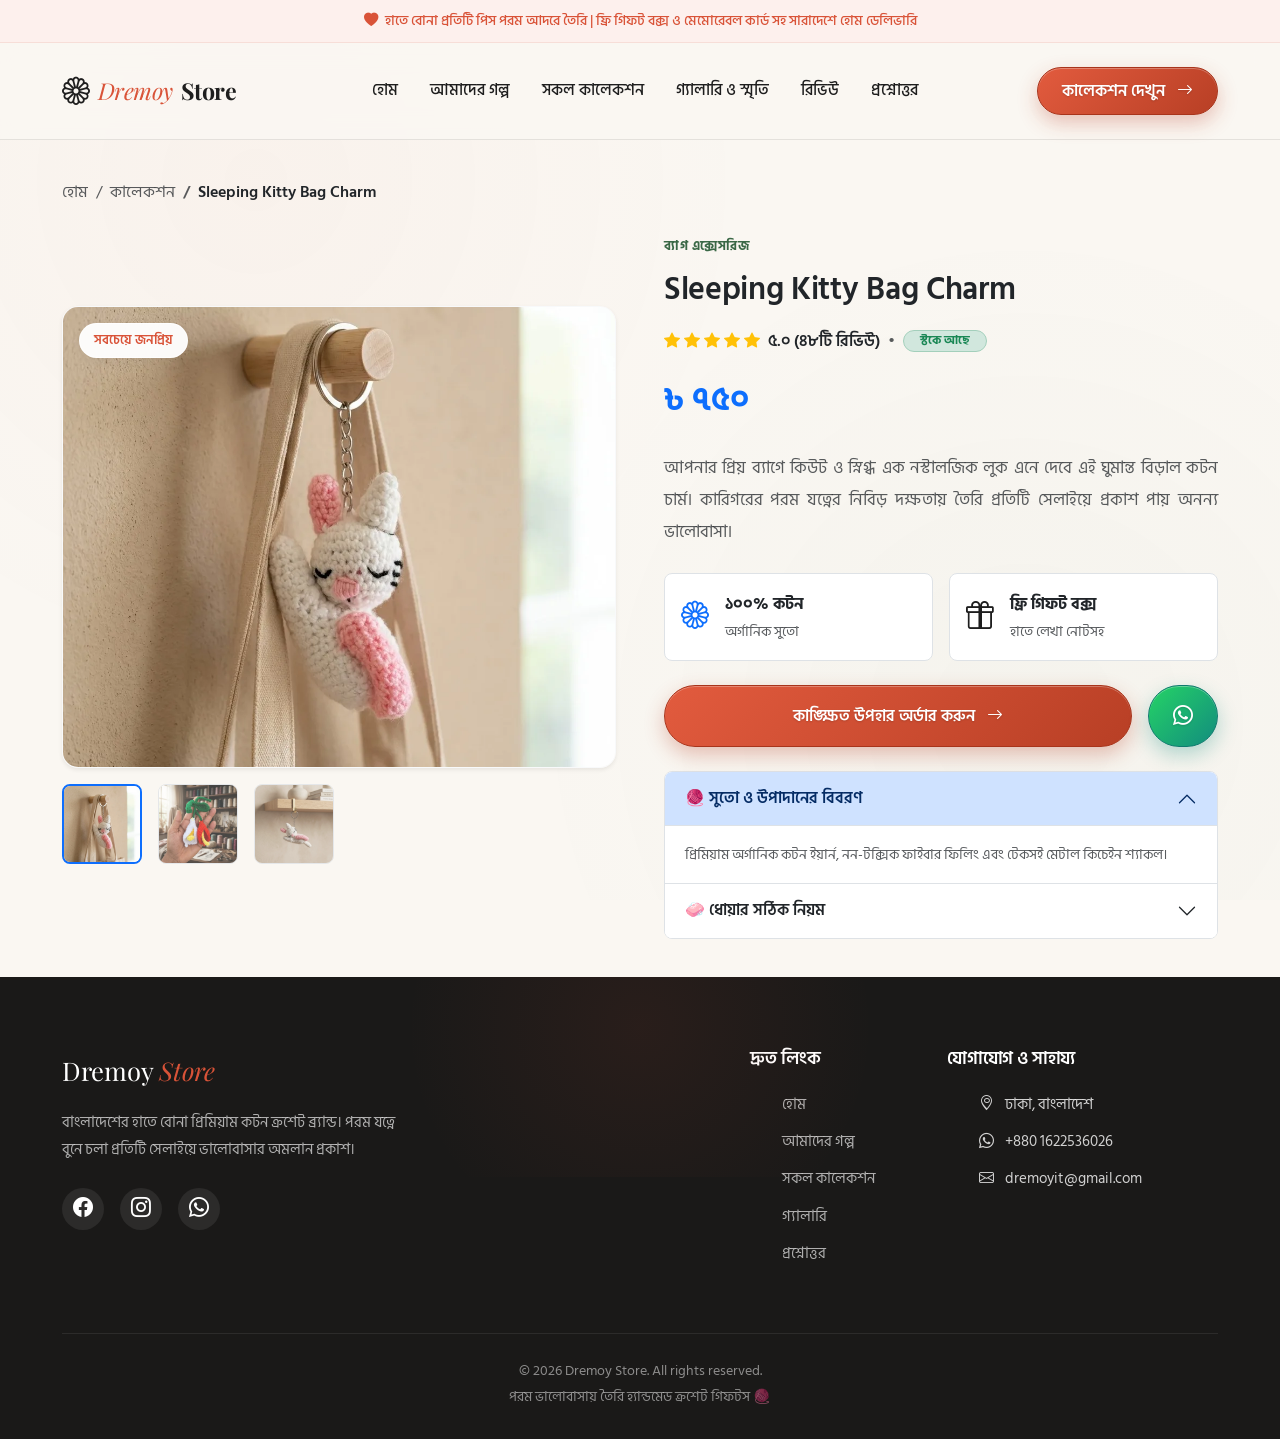
<file: product/sleeping-kitty-bag-charm/index.html>
<!DOCTYPE html>
<html lang="bn">

<head>
  <meta charset="UTF-8">
  <meta name="viewport" content="width=device-width, initial-scale=1.0">
  <title>Sleeping Kitty Bag Charm — Dremoy Store</title>
  <meta name="description"
    content="Sleeping Kitty Bag Charm — ১০০% হাতে বোনা অর্গানিক কটন ব্যাগ চার্ম। আপনার প্রিয় ব্যাগে কিউট ও স্নিগ্ধ এক নস্টালজিক লুক।">

  <!-- Meta & Resource Preconnects -->
  <link rel="preconnect" href="https://fonts.googleapis.com">
  <link rel="preconnect" href="https://fonts.gstatic.com" crossorigin>
  <link rel="preconnect" href="https://cdn.jsdelivr.net">

  <!-- SEO Meta Tags -->
  <link rel="canonical" href="https://gift.dremoy.com/product/sleeping-kitty-bag-charm/">
  <meta name="theme-color" content="#D95338">
  <meta property="og:title" content="Sleeping Kitty Bag Charm — Dremoy Store">
  <meta property="og:description" content="১০০% হাতে বোনা অর্গানিক কটন ব্যাগ চার্ম। আপনার প্রিয় ব্যাগে কিউট ও স্নিগ্ধ এক নস্টালজিক লুক।">
  <meta property="og:image" content="https://gift.dremoy.com/assets/images/cat-on-bag.webp">

  <!-- Bootstrap 5.3 CSS -->
  <link href="https://cdn.jsdelivr.net/npm/bootstrap@5.3.3/dist/css/bootstrap.min.css" rel="stylesheet">
  <!-- Bootstrap Icons -->
  <link href="https://cdn.jsdelivr.net/npm/bootstrap-icons@1.11.3/font/bootstrap-icons.min.css" rel="stylesheet">

  <!-- Custom Styles -->
  <link rel="stylesheet" href="../../assets/css/styles.css">

  <!-- Schema.org Product JSON-LD -->
  <script type="application/ld+json">
  {
    "@context": "https://schema.org/",
    "@type": "Product",
    "name": "Sleeping Kitty Bag Charm",
    "image": "https://gift.dremoy.com/assets/images/cat-on-bag.webp",
    "description": "১০০% হাতে বোনা অর্গানিক কটন ব্যাগ চার্ম। আপনার প্রিয় ব্যাগে কিউট ও স্নিগ্ধ এক নস্টালজিক লুক।",
    "brand": {
      "@type": "Brand",
      "name": "Dremoy Store"
    },
    "offers": {
      "@type": "Offer",
      "priceCurrency": "BDT",
      "price": "750",
      "availability": "https://schema.org/InStock",
      "seller": {
        "@type": "Organization",
        "name": "Dremoy Store"
      }
    }
  }
  </script>
</head>

<body>

  <!-- Custom Glowing Heart Cursor (Desktop Only) -->
  <div id="customCursor" class="custom-cursor" aria-hidden="true"><i class="bi bi-heart-fill cursor-heart-icon"></i></div>

  <!-- Top Announcement Bar -->
  <div class="announcement-bar">
    <i class="bi bi-heart-fill me-1"></i> হাতে বোনা প্রতিটি পিস পরম আদরে তৈরি | ফ্রি গিফট বক্স ও মেমোরেবল কার্ড সহ
    সারাদেশে হোম ডেলিভারি
  </div>

  <!-- Navigation Bar -->
  <nav class="navbar navbar-expand-lg navbar-custom" aria-label="Main Navigation">
    <div class="container">
      <a class="navbar-brand navbar-brand-text d-flex align-items-center gap-2" href="../../index.html">
        <i class="bi bi-flower1 text-primary-color fs-3"></i>
        <span>Dremoy</span> Store
      </a>
      <button class="navbar-toggler border-0 shadow-none" type="button" data-bs-toggle="collapse"
        data-bs-target="#navbarContent" aria-controls="navbarContent" aria-expanded="false" aria-label="মেনু খুলুন">
        <i class="bi bi-list fs-2 text-dark"></i>
      </button>
      <div class="collapse navbar-collapse" id="navbarContent">
        <ul class="navbar-nav mx-auto mb-2 mb-lg-0">
          <li class="nav-item"><a class="nav-link nav-link-custom" href="../../index.html">হোম</a></li>
          <li class="nav-item"><a class="nav-link nav-link-custom" href="../../index.html#story">আমাদের গল্প</a></li>
          <li class="nav-item"><a class="nav-link nav-link-custom active" href="../../collection/index.html">সকল কালেকশন</a></li>
          <li class="nav-item"><a class="nav-link nav-link-custom" href="../../gallery/index.html">গ্যালারি ও স্মৃতি</a></li>
          <li class="nav-item"><a class="nav-link nav-link-custom" href="../../index.html#reviews">রিভিউ</a></li>
          <li class="nav-item"><a class="nav-link nav-link-custom" href="../../index.html#faq">প্রশ্নোত্তর</a></li>
        </ul>
        <div class="d-flex align-items-center gap-3 mt-3 mt-lg-0">
          <a href="../../collection/index.html" class="btn btn-primary-custom py-2 px-4 fs-6">
            কালেকশন দেখুন <i class="bi bi-arrow-right ms-1"></i>
          </a>
        </div>
      </div>
    </div>
  </nav>

  <!-- Product Details Section -->
  <section class="section-padding bg-main">
    <div class="container">
      <!-- Breadcrumb -->
      <nav aria-label="breadcrumb" class="mb-4">
        <ol class="breadcrumb">
          <li class="breadcrumb-item"><a href="../../index.html" class="text-decoration-none text-muted">হোম</a></li>
          <li class="breadcrumb-item"><a href="../../collection/index.html" class="text-decoration-none text-muted">কালেকশন</a></li>
          <li class="breadcrumb-item active text-dark fw-semibold" aria-current="page">Sleeping Kitty Bag Charm</li>
        </ol>
      </nav>

      <div class="row gy-5 gx-lg-5 align-items-center">
        <!-- Product Image Gallery Column -->
        <div class="col-lg-6">
          <div class="product-gallery-main position-relative rounded-4 overflow-hidden shadow-sm border border-light">
            <span class="product-badge position-absolute top-0 start-0 m-3 z-2">সবচেয়ে জনপ্রিয়</span>
            <img id="mainProductImg" src="../../assets/images/cat-on-bag.webp" alt="Sleeping Kitty Bag Charm" class="w-100 object-fit-cover" style="height: 460px;">
          </div>
          <div class="d-flex gap-3 mt-3">
            <img src="../../assets/images/cat-on-bag.webp" alt="Thumbnail 1" class="rounded-3 border border-2 border-primary object-fit-cover cursor-pointer" style="width: 80px; height: 80px;">
            <img src="../../assets/images/handmade-in-hand.webp" alt="Thumbnail 2" class="rounded-3 border object-fit-cover cursor-pointer opacity-75" style="width: 80px; height: 80px;">
            <img src="../../assets/images/sleeping-cat-keychain.webp" alt="Thumbnail 3" class="rounded-3 border object-fit-cover cursor-pointer opacity-75" style="width: 80px; height: 80px;">
          </div>
        </div>

        <!-- Product Information Column -->
        <div class="col-lg-6">
          <span class="product-category text-uppercase fw-bold text-accent letter-spacing-1">ব্যাগ এক্সেসরিজ</span>
          <h1 class="hero-title fs-2 text-dark mt-2 mb-3">Sleeping Kitty Bag Charm</h1>
          
          <div class="d-flex align-items-center gap-2 mb-3">
            <div class="text-warning">
              <i class="bi bi-star-fill"></i>
              <i class="bi bi-star-fill"></i>
              <i class="bi bi-star-fill"></i>
              <i class="bi bi-star-fill"></i>
              <i class="bi bi-star-fill"></i>
            </div>
            <span class="fw-semibold text-dark">৫.০ (৪৮টি রিভিউ)</span>
            <span class="text-muted">•</span>
            <span class="badge bg-success-subtle text-success border border-success-subtle rounded-pill px-3 py-1">স্টকে আছে</span>
          </div>

          <div class="fs-2 fw-bold text-primary mb-4">৳ ৭৫০</div>

          <p class="story-paragraph text-muted mb-4">
            আপনার প্রিয় ব্যাগে কিউট ও স্নিগ্ধ এক নস্টালজিক লুক এনে দেবে এই ঘুমান্ত বিড়াল কটন চার্ম। কারিগরের পরম যত্নের নিবিড় দক্ষতায় তৈরি প্রতিটি সেলাইয়ে প্রকাশ পায় অনন্য ভালোবাসা।
          </p>

          <!-- Craft Highlights -->
          <div class="row g-3 mb-4">
            <div class="col-6">
              <div class="p-3 rounded-3 bg-white border d-flex align-items-center gap-3">
                <i class="bi bi-flower1 text-primary fs-3"></i>
                <div>
                  <div class="fw-bold text-dark fs-6">১০০% কটন</div>
                  <div class="text-muted small">অর্গানিক সুতো</div>
                </div>
              </div>
            </div>
            <div class="col-6">
              <div class="p-3 rounded-3 bg-white border d-flex align-items-center gap-3">
                <i class="bi bi-gift text-accent fs-3"></i>
                <div>
                  <div class="fw-bold text-dark fs-6">ফ্রি গিফট বক্স</div>
                  <div class="text-muted small">হাতে লেখা নোটসহ</div>
                </div>
              </div>
            </div>
          </div>

          <!-- CTA Buttons -->
          <div class="d-flex flex-wrap gap-3 mb-4">
            <button class="btn btn-primary-custom py-3 px-5 fs-6 flex-grow-1" data-bs-toggle="modal" data-bs-target="#orderModal" data-product-name="Sleeping Kitty Bag Charm">
              কাঙ্ক্ষিত উপহার অর্ডার করুন <i class="bi bi-arrow-right ms-1"></i>
            </button>
            <a href="https://wa.me/8801622536026?text=Hello%20Dremoy%20Store!%20I%20want%20to%20order%20Sleeping%20Kitty%20Bag%20Charm." target="_blank" class="btn btn-whatsapp-custom py-3 px-4 fs-6">
              <i class="bi bi-whatsapp fs-5"></i>
            </a>
          </div>

          <!-- Product Details Accordion -->
          <div class="accordion accordion-flush rounded-3 border bg-white overflow-hidden" id="productSpecs">
            <div class="accordion-item">
              <h2 class="accordion-header">
                <button class="accordion-button fw-semibold" type="button" data-bs-toggle="collapse" data-bs-target="#spec1">
                  🧶 সুতো ও উপাদানের বিবরণ
                </button>
              </h2>
              <div id="spec1" class="accordion-collapse collapse show" data-bs-parent="#productSpecs">
                <div class="accordion-body text-muted small">
                  প্রিমিয়াম অর্গানিক কটন ইয়ার্ন, নন-টক্সিক ফাইবার ফিলিং এবং টেকসই মেটাল কিচেইন শ্যাকল।
                </div>
              </div>
            </div>
            <div class="accordion-item">
              <h2 class="accordion-header">
                <button class="accordion-button collapsed fw-semibold" type="button" data-bs-toggle="collapse" data-bs-target="#spec2">
                  🧼 ধোয়ার সঠিক নিয়ম
                </button>
              </h2>
              <div id="spec2" class="accordion-collapse collapse" data-bs-parent="#productSpecs">
                <div class="accordion-body text-muted small">
                  হালকা সাবান পানি বা শ্যাম্পু মিশিয়ে হাত দিয়ে নরম করে ধুয়ে বাতাসের রোদে শুকাতে দিন।
                </div>
              </div>
            </div>
          </div>
        </div>
      </div>
    </div>
  </section>

  <!-- Quick Order Modal -->
  <div class="modal fade modal-custom" id="orderModal" tabindex="-1" aria-labelledby="orderModalLabel" aria-hidden="true">
    <div class="modal-dialog modal-dialog-centered">
      <div class="modal-content">
        <div class="modal-header">
          <h5 class="modal-title" id="orderModalLabel">
            <i class="bi bi-bag-check text-primary-color me-2"></i> দ্রুত অর্ডার বা প্রশ্ন করুন
          </h5>
          <button type="button" class="btn-close" data-bs-dismiss="modal" aria-label="বন্ধ করুন"></button>
        </div>
        <div class="modal-body p-4">
          <form id="quickOrderForm">
            <div class="mb-3">
              <label for="modalProductName" class="form-label fw-semibold">পছন্দের প্রোডাক্ট</label>
              <input type="text" class="form-control form-control-custom" id="modalProductName" value="Sleeping Kitty Bag Charm" readonly>
            </div>
            <div class="mb-3">
              <label for="customerName" class="form-label fw-semibold">আপনার নাম *</label>
              <input type="text" class="form-control form-control-custom" id="customerName" placeholder="যেমন: ফারহানা মেহজাবীন" required>
            </div>
            <div class="mb-3">
              <label for="customerPhone" class="form-label fw-semibold">মোবাইল নম্বর *</label>
              <input type="tel" class="form-control form-control-custom" id="customerPhone" placeholder="০১৭০০-০০০০০০" required>
            </div>
            <div class="mb-3">
              <label for="customerAddress" class="form-label fw-semibold">পূর্ণাঙ্গ ঠিকানা *</label>
              <textarea class="form-control form-control-custom" id="customerAddress" rows="2" placeholder="বাড়ি/রোড নম্বর, এলাকা, থানা ও জেলা" required></textarea>
            </div>
            <div class="row g-2 mb-3">
              <div class="col-6">
                <label for="customerDistrict" class="form-label fw-semibold">ডেলিভারি এলাকা *</label>
                <select class="form-select form-control-custom" id="customerDistrict" required>
                  <option value="Mymensingh" selected>ময়মনসিংহ (৬০ টাকা)</option>
                  <option value="Outside Mymensingh">ময়মনসিংহের বাইরে (১২০ টাকা)</option>
                </select>
              </div>
              <div class="col-6">
                <label for="customerQuantity" class="form-label fw-semibold">পরিমাণ *</label>
                <input type="number" class="form-control form-control-custom" id="customerQuantity" value="1" min="1" max="10" required>
              </div>
            </div>
            <div class="mb-3">
              <label for="customerPayment" class="form-label fw-semibold">পেমেন্ট মাধ্যম</label>
              <select class="form-select form-control-custom" id="customerPayment">
                <option value="Cash on Delivery" selected>ক্যাশ অন ডেলিভারি (COD)</option>
                <option value="bKash / Nagad">বিকাশ / নগদ (অ্যাডভান্স)</option>
              </select>
            </div>
            <div class="mb-3">
              <label for="customerNote" class="form-label fw-semibold">বিশেষ উপহার মেসেজ (ঐচ্ছিক)</label>
              <input type="text" class="form-control form-control-custom" id="customerNote" placeholder="গিফট কার্ডে কি লেখা থাকবে?">
            </div>
            <div class="d-grid mt-4">
              <button type="submit" id="orderSubmitBtn" class="btn btn-primary-custom py-3 fs-6">
                অর্ডার নিশ্চিত করুন <i class="bi bi-bag-check ms-1"></i>
              </button>
            </div>
          </form>
        </div>
      </div>
    </div>
  </div>

  <!-- Toast Notification -->
  <div id="toastNotification" class="toast-custom">
    <i class="bi bi-check-circle-fill text-success fs-5"></i>
    <span id="toastText">উইশলিস্টে যুক্ত করা হয়েছে ❤️</span>
  </div>

  <!-- Footer -->
  <footer class="footer-custom">
    <div class="container">
      <div class="row gy-4">
        <div class="col-lg-4">
          <div class="footer-brand">
            Dremoy <span>Store</span>
          </div>
          <p class="footer-desc">
            বাংলাদেশের হাতে বোনা প্রিমিয়াম কটন ক্রশেট ব্র্যান্ড। পরম যত্নে বুনে চলা প্রতিটি সেলাইয়ে ভালোবাসার অমলান প্রকাশ।
          </p>
          <div class="footer-social d-flex gap-3">
            <a href="#" aria-label="Facebook"><i class="bi bi-facebook fs-5"></i></a>
            <a href="#" aria-label="Instagram"><i class="bi bi-instagram fs-5"></i></a>
            <a href="#" aria-label="WhatsApp"><i class="bi bi-whatsapp fs-5"></i></a>
          </div>
        </div>
        <div class="col-6 col-lg-2 ms-auto">
          <h4 class="footer-title">দ্রুত লিংক</h4>
          <ul class="footer-links">
            <li><a href="../../index.html">হোম</a></li>
            <li><a href="../../index.html#story">আমাদের গল্প</a></li>
            <li><a href="../../collection/index.html">সকল কালেকশন</a></li>
            <li><a href="../../gallery/index.html">গ্যালারি</a></li>
            <li><a href="../../index.html#faq">প্রশ্নোত্তর</a></li>
          </ul>
        </div>
        <div class="col-6 col-lg-3">
          <h4 class="footer-title">যোগাযোগ ও সাহায্য</h4>
          <ul class="footer-links">
            <li><i class="bi bi-geo-alt me-2"></i> ঢাকা, বাংলাদেশ</li>
            <li><i class="bi bi-whatsapp me-2"></i> +880 1622536026</li>
            <li><i class="bi bi-envelope me-2"></i> dremoyit@gmail.com</li>
          </ul>
        </div>
      </div>
      <div class="footer-bottom">
        <div>&copy; 2026 Dremoy Store. All rights reserved.</div>
        <div class="mt-2 mt-md-0">পরম ভালোবাসায় তৈরি হ্যান্ডমেড ক্রশেট গিফটস 🧶</div>
      </div>
    </div>
  </footer>

  <!-- Bootstrap JS -->
  <script src="https://cdn.jsdelivr.net/npm/bootstrap@5.3.3/dist/js/bootstrap.bundle.min.js"></script>
  <!-- Custom JS -->
  <script src="../../assets/js/script.js"></script>
</body>

</html>
</file>
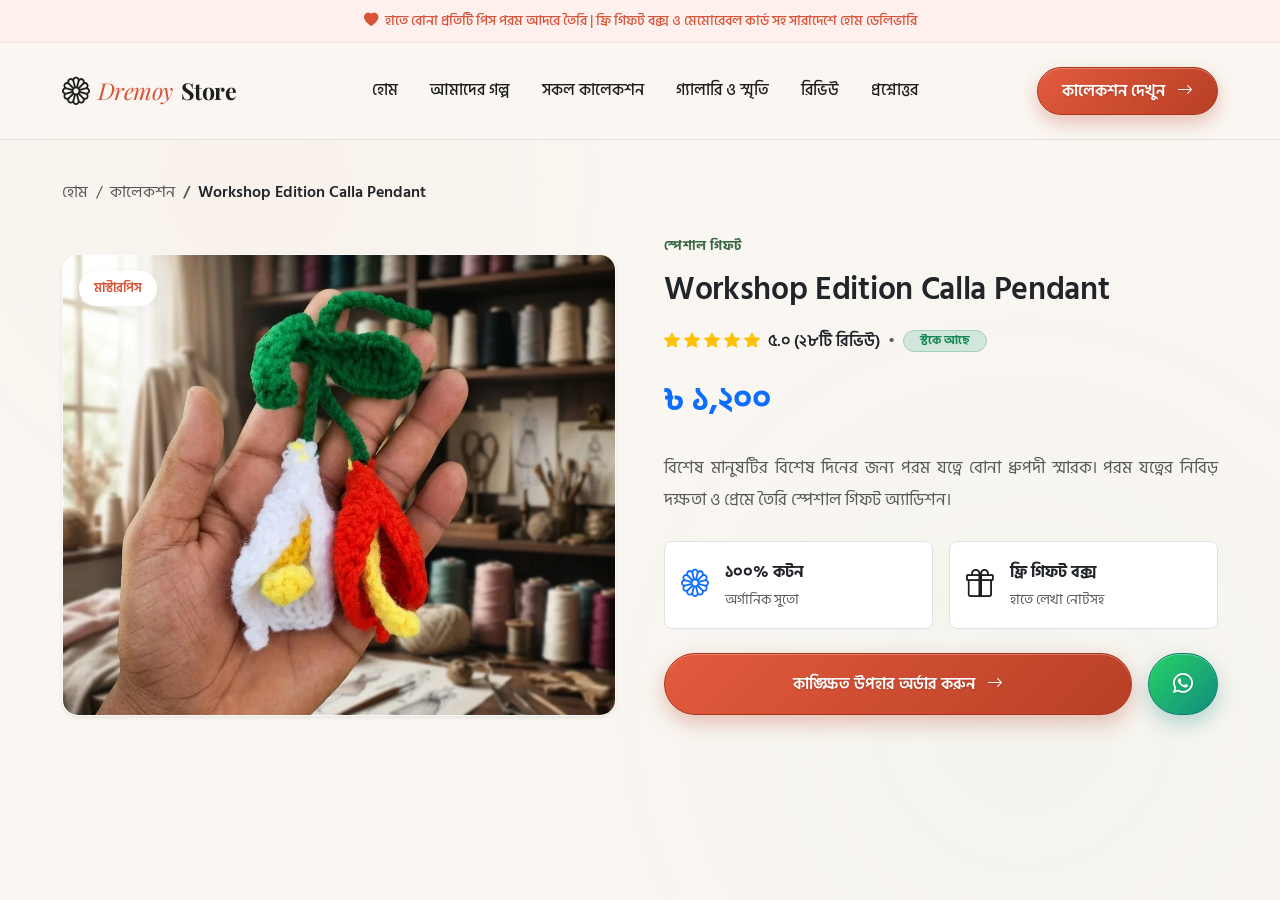
<file: product/workshop-edition-calla-pendant/index.html>
<!DOCTYPE html>
<html lang="bn">

<head>
  <meta charset="UTF-8">
  <meta name="viewport" content="width=device-width, initial-scale=1.0">
  <title>Workshop Edition Calla Pendant — Dremoy Store</title>
  <meta name="description"
    content="Workshop Edition Calla Pendant — বিশেষ মানুষটির বিশেষ দিনের জন্য পরম যত্নে বোনা ধ্রুপদী স্মারক।">

  <!-- Bootstrap 5.3 CSS -->
  <link href="https://cdn.jsdelivr.net/npm/bootstrap@5.3.3/dist/css/bootstrap.min.css" rel="stylesheet">
  <!-- Bootstrap Icons -->
  <link href="https://cdn.jsdelivr.net/npm/bootstrap-icons@1.11.3/font/bootstrap-icons.min.css" rel="stylesheet">

  <!-- Custom Styles -->
  <link rel="stylesheet" href="../../assets/css/styles.css">
</head>

<body>

  <!-- Custom Glowing Heart Cursor (Desktop Only) -->
  <div id="customCursor" class="custom-cursor" aria-hidden="true"><i class="bi bi-heart-fill cursor-heart-icon"></i></div>

  <!-- Top Announcement Bar -->
  <div class="announcement-bar">
    <i class="bi bi-heart-fill me-1"></i> হাতে বোনা প্রতিটি পিস পরম আদরে তৈরি | ফ্রি গিফট বক্স ও মেমোরেবল কার্ড সহ
    সারাদেশে হোম ডেলিভারি
  </div>

  <!-- Navigation Bar -->
  <nav class="navbar navbar-expand-lg navbar-custom" aria-label="Main Navigation">
    <div class="container">
      <a class="navbar-brand navbar-brand-text d-flex align-items-center gap-2" href="../../index.html">
        <i class="bi bi-flower1 text-primary-color fs-3"></i>
        <span>Dremoy</span> Store
      </a>
      <button class="navbar-toggler border-0 shadow-none" type="button" data-bs-toggle="collapse"
        data-bs-target="#navbarContent" aria-controls="navbarContent" aria-expanded="false" aria-label="মেনু খুলুন">
        <i class="bi bi-list fs-2 text-dark"></i>
      </button>
      <div class="collapse navbar-collapse" id="navbarContent">
        <ul class="navbar-nav mx-auto mb-2 mb-lg-0">
          <li class="nav-item"><a class="nav-link nav-link-custom" href="../../index.html">হোম</a></li>
          <li class="nav-item"><a class="nav-link nav-link-custom" href="../../index.html#story">আমাদের গল্প</a></li>
          <li class="nav-item"><a class="nav-link nav-link-custom active" href="../../collection/index.html">সকল কালেকশন</a></li>
          <li class="nav-item"><a class="nav-link nav-link-custom" href="../../gallery/index.html">গ্যালারি ও স্মৃতি</a></li>
          <li class="nav-item"><a class="nav-link nav-link-custom" href="../../index.html#reviews">রিভিউ</a></li>
          <li class="nav-item"><a class="nav-link nav-link-custom" href="../../index.html#faq">প্রশ্নোত্তর</a></li>
        </ul>
        <div class="d-flex align-items-center gap-3 mt-3 mt-lg-0">
          <a href="../../collection/index.html" class="btn btn-primary-custom py-2 px-4 fs-6">
            কালেকশন দেখুন <i class="bi bi-arrow-right ms-1"></i>
          </a>
        </div>
      </div>
    </div>
  </nav>

  <!-- Product Details Section -->
  <section class="section-padding bg-main">
    <div class="container">
      <!-- Breadcrumb -->
      <nav aria-label="breadcrumb" class="mb-4">
        <ol class="breadcrumb">
          <li class="breadcrumb-item"><a href="../../index.html" class="text-decoration-none text-muted">হোম</a></li>
          <li class="breadcrumb-item"><a href="../../collection/index.html" class="text-decoration-none text-muted">কালেকশন</a></li>
          <li class="breadcrumb-item active text-dark fw-semibold" aria-current="page">Workshop Edition Calla Pendant</li>
        </ol>
      </nav>

      <div class="row gy-5 gx-lg-5 align-items-center">
        <!-- Product Image Gallery Column -->
        <div class="col-lg-6">
          <div class="product-gallery-main position-relative rounded-4 overflow-hidden shadow-sm border border-light">
            <span class="product-badge position-absolute top-0 start-0 m-3 z-2">মাস্টারপিস</span>
            <img id="mainProductImg" src="../../assets/images/handmade-in-hand.webp" alt="Workshop Edition Calla Pendant" class="w-100 object-fit-cover" style="height: 460px;">
          </div>
        </div>

        <!-- Product Information Column -->
        <div class="col-lg-6">
          <span class="product-category text-uppercase fw-bold text-accent letter-spacing-1">স্পেশাল গিফট</span>
          <h1 class="hero-title fs-2 text-dark mt-2 mb-3">Workshop Edition Calla Pendant</h1>
          
          <div class="d-flex align-items-center gap-2 mb-3">
            <div class="text-warning">
              <i class="bi bi-star-fill"></i>
              <i class="bi bi-star-fill"></i>
              <i class="bi bi-star-fill"></i>
              <i class="bi bi-star-fill"></i>
              <i class="bi bi-star-fill"></i>
            </div>
            <span class="fw-semibold text-dark">৫.০ (২৮টি রিভিউ)</span>
            <span class="text-muted">•</span>
            <span class="badge bg-success-subtle text-success border border-success-subtle rounded-pill px-3 py-1">স্টকে আছে</span>
          </div>

          <div class="fs-2 fw-bold text-primary mb-4">৳ ১,২০০</div>

          <p class="story-paragraph text-muted mb-4">
            বিশেষ মানুষটির বিশেষ দিনের জন্য পরম যত্নে বোনা ধ্রুপদী স্মারক। পরম যত্নের নিবিড় দক্ষতা ও প্রেমে তৈরি স্পেশাল গিফট অ্যাডিশন।
          </p>

          <!-- Craft Highlights -->
          <div class="row g-3 mb-4">
            <div class="col-6">
              <div class="p-3 rounded-3 bg-white border d-flex align-items-center gap-3">
                <i class="bi bi-flower1 text-primary fs-3"></i>
                <div>
                  <div class="fw-bold text-dark fs-6">১০০% কটন</div>
                  <div class="text-muted small">অর্গানিক সুতো</div>
                </div>
              </div>
            </div>
            <div class="col-6">
              <div class="p-3 rounded-3 bg-white border d-flex align-items-center gap-3">
                <i class="bi bi-gift text-accent fs-3"></i>
                <div>
                  <div class="fw-bold text-dark fs-6">ফ্রি গিফট বক্স</div>
                  <div class="text-muted small">হাতে লেখা নোটসহ</div>
                </div>
              </div>
            </div>
          </div>

          <!-- CTA Buttons -->
          <div class="d-flex flex-wrap gap-3 mb-4">
            <button class="btn btn-primary-custom py-3 px-5 fs-6 flex-grow-1" data-bs-toggle="modal" data-bs-target="#orderModal" data-product-name="Workshop Edition Calla Pendant">
              কাঙ্ক্ষিত উপহার অর্ডার করুন <i class="bi bi-arrow-right ms-1"></i>
            </button>
            <a href="https://wa.me/8801622536026?text=Hello%20Dremoy%20Store!%20I%20want%20to%20order%20Workshop%20Edition%20Calla%20Pendant." target="_blank" class="btn btn-whatsapp-custom py-3 px-4 fs-6">
              <i class="bi bi-whatsapp fs-5"></i>
            </a>
          </div>
        </div>
      </div>
    </div>
  </section>

  <!-- Quick Order Modal -->
  <div class="modal fade modal-custom" id="orderModal" tabindex="-1" aria-labelledby="orderModalLabel" aria-hidden="true">
    <div class="modal-dialog modal-dialog-centered">
      <div class="modal-content">
        <div class="modal-header">
          <h5 class="modal-title" id="orderModalLabel">
            <i class="bi bi-bag-check text-primary-color me-2"></i> দ্রুত অর্ডার বা প্রশ্ন করুন
          </h5>
          <button type="button" class="btn-close" data-bs-dismiss="modal" aria-label="বন্ধ করুন"></button>
        </div>
        <div class="modal-body p-4">
          <form id="quickOrderForm">
            <div class="mb-3">
              <label for="modalProductName" class="form-label fw-semibold">পছন্দের প্রোডাক্ট</label>
              <input type="text" class="form-control form-control-custom" id="modalProductName" value="Workshop Edition Calla Pendant" readonly>
            </div>
            <div class="mb-3">
              <label for="customerName" class="form-label fw-semibold">আপনার নাম *</label>
              <input type="text" class="form-control form-control-custom" id="customerName" placeholder="যেমন: ফারহানা মেহজাবীন" required>
            </div>
            <div class="mb-3">
              <label for="customerPhone" class="form-label fw-semibold">মোবাইল নম্বর *</label>
              <input type="tel" class="form-control form-control-custom" id="customerPhone" placeholder="০১৭০০-০০০০০০" required>
            </div>
            <div class="mb-3">
              <label for="customerAddress" class="form-label fw-semibold">পূর্ণাঙ্গ ঠিকানা *</label>
              <textarea class="form-control form-control-custom" id="customerAddress" rows="2" placeholder="বাড়ি/রোড নম্বর, এলাকা, থানা ও জেলা" required></textarea>
            </div>
            <div class="row g-2 mb-3">
              <div class="col-6">
                <label for="customerDistrict" class="form-label fw-semibold">ডেলিভারি এলাকা *</label>
                <select class="form-select form-control-custom" id="customerDistrict" required>
                  <option value="Mymensingh" selected>ময়মনসিংহ (৬০ টাকা)</option>
                  <option value="Outside Mymensingh">ময়মনসিংহের বাইরে (১২০ টাকা)</option>
                </select>
              </div>
              <div class="col-6">
                <label for="customerQuantity" class="form-label fw-semibold">পরিমাণ *</label>
                <input type="number" class="form-control form-control-custom" id="customerQuantity" value="1" min="1" max="10" required>
              </div>
            </div>
            <div class="mb-3">
              <label for="customerPayment" class="form-label fw-semibold">পেমেন্ট মাধ্যম</label>
              <select class="form-select form-control-custom" id="customerPayment">
                <option value="Cash on Delivery" selected>ক্যাশ অন ডেলিভারি (COD)</option>
                <option value="bKash / Nagad">বিকাশ / নগদ (অ্যাডভান্স)</option>
              </select>
            </div>
            <div class="mb-3">
              <label for="customerNote" class="form-label fw-semibold">বিশেষ উপহার মেসেজ (ঐচ্ছিক)</label>
              <input type="text" class="form-control form-control-custom" id="customerNote" placeholder="গিফট কার্ডে কি লেখা থাকবে?">
            </div>
            <div class="d-grid mt-4">
              <button type="submit" id="orderSubmitBtn" class="btn btn-primary-custom py-3 fs-6">
                অর্ডার নিশ্চিত করুন <i class="bi bi-bag-check ms-1"></i>
              </button>
            </div>
          </form>
        </div>
      </div>
    </div>
  </section>

  <!-- Toast Notification -->
  <div id="toastNotification" class="toast-custom">
    <i class="bi bi-check-circle-fill text-success fs-5"></i>
    <span id="toastText">উইশলিস্টে যুক্ত করা হয়েছে ❤️</span>
  </div>

  <!-- Footer -->
  <footer class="footer-custom">
    <div class="container">
      <div class="row gy-4">
        <div class="col-lg-4">
          <div class="footer-brand">
            Dremoy <span>Store</span>
          </div>
          <p class="footer-desc">
            বাংলাদেশের হাতে বোনা প্রিমিয়াম কটন ক্রশেট ব্র্যান্ড। পরম যত্নে বুনে চলা প্রতিটি সেলাইয়ে ভালোবাসার অমলান প্রকাশ।
          </p>
          <div class="footer-social d-flex gap-3">
            <a href="#" aria-label="Facebook"><i class="bi bi-facebook fs-5"></i></a>
            <a href="#" aria-label="Instagram"><i class="bi bi-instagram fs-5"></i></a>
            <a href="#" aria-label="WhatsApp"><i class="bi bi-whatsapp fs-5"></i></a>
          </div>
        </div>
        <div class="col-6 col-lg-2 ms-auto">
          <h4 class="footer-title">দ্রুত লিংক</h4>
          <ul class="footer-links">
            <li><a href="../../index.html">হোম</a></li>
            <li><a href="../../index.html#story">আমাদের গল্প</a></li>
            <li><a href="../../collection/index.html">সকল কালেকশন</a></li>
            <li><a href="../../gallery/index.html">গ্যালারি</a></li>
            <li><a href="../../index.html#faq">প্রশ্নোত্তর</a></li>
          </ul>
        </div>
        <div class="col-6 col-lg-3">
          <h4 class="footer-title">যোগাযোগ ও সাহায্য</h4>
          <ul class="footer-links">
            <li><i class="bi bi-geo-alt me-2"></i> ঢাকা, বাংলাদেশ</li>
            <li><i class="bi bi-whatsapp me-2"></i> +880 1622536026</li>
            <li><i class="bi bi-envelope me-2"></i> dremoyit@gmail.com</li>
          </ul>
        </div>
      </div>
      <div class="footer-bottom">
        <div>&copy; 2026 Dremoy Store. All rights reserved.</div>
        <div class="mt-2 mt-md-0">পরম ভালোবাসায় তৈরি হ্যান্ডমেড ক্রশেট গিফটস 🧶</div>
      </div>
    </div>
  </footer>

  <!-- Bootstrap JS -->
  <script src="https://cdn.jsdelivr.net/npm/bootstrap@5.3.3/dist/js/bootstrap.bundle.min.js"></script>
  <!-- Custom JS -->
  <script src="../../assets/js/script.js"></script>
</body>

</html>
</file>
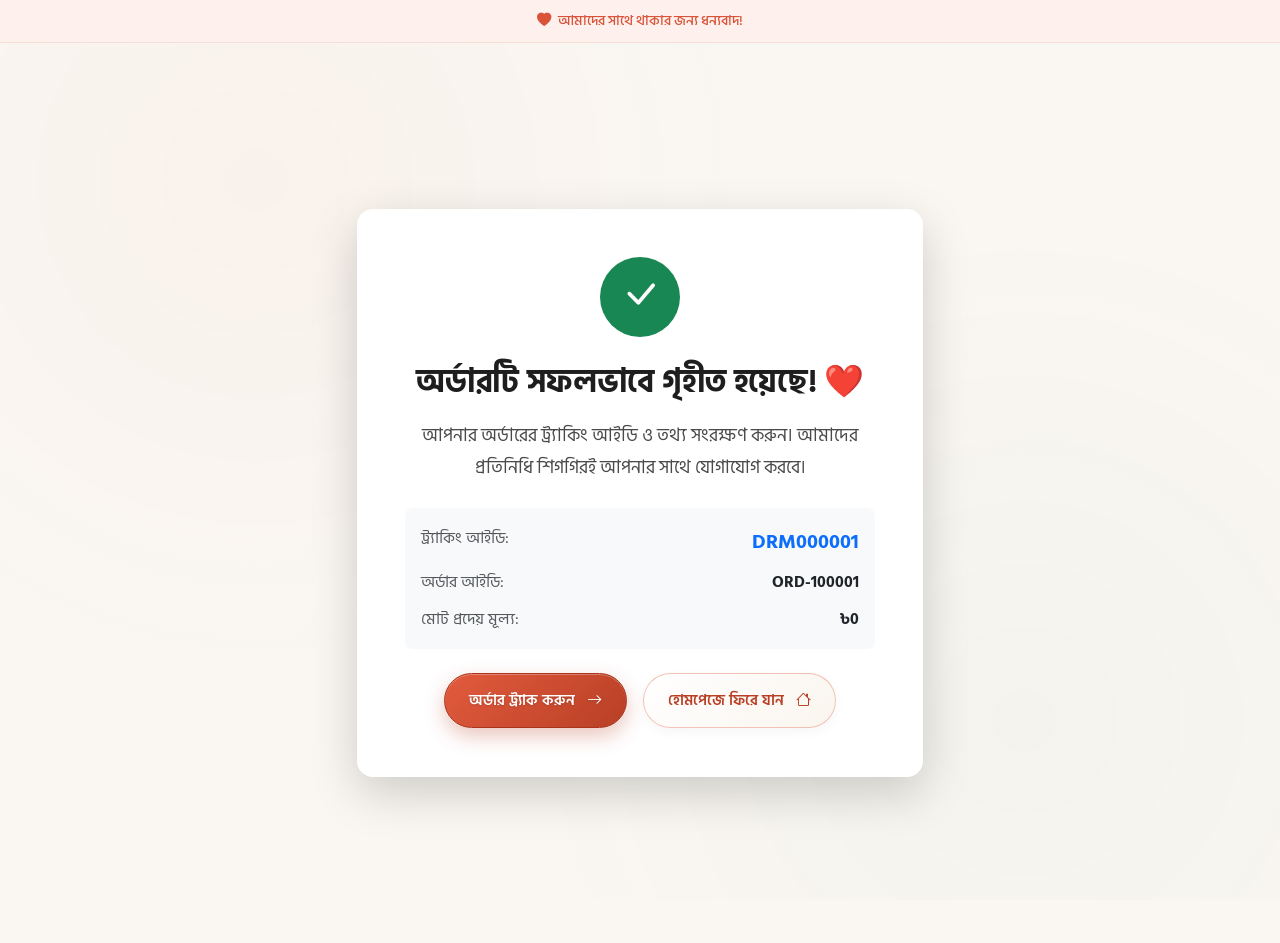
<file: pages/success.html>
<!DOCTYPE html>
<html lang="bn">

<head>
  <meta charset="UTF-8">
  <meta name="viewport" content="width=device-width, initial-scale=1.0">
  <title>অর্ডার কনফার্মেশন — Dremoy Store</title>
  <meta name="description" content="Dremoy Store — আপনার অর্ডার সফলভাবে নিশ্চিত করা হয়েছে।">

  <!-- Meta Preconnects -->
  <link rel="preconnect" href="https://fonts.googleapis.com">
  <link rel="preconnect" href="https://fonts.gstatic.com" crossorigin>

  <link rel="canonical" href="https://gift.dremoy.com/pages/success.html">
  <meta name="theme-color" content="#D95338">

  <!-- Bootstrap 5.3 CSS & Icons -->
  <link href="https://cdn.jsdelivr.net/npm/bootstrap@5.3.3/dist/css/bootstrap.min.css" rel="stylesheet">
  <link href="https://cdn.jsdelivr.net/npm/bootstrap-icons@1.11.3/font/bootstrap-icons.min.css" rel="stylesheet">

  <!-- Custom Styles -->
  <link rel="stylesheet" href="../assets/css/styles.css">
</head>

<body>

  <!-- Announcement Bar -->
  <div class="announcement-bar">
    <i class="bi bi-heart-fill me-1"></i> আমাদের সাথে থাকার জন্য ধন্যবাদ!
  </div>

  <section class="section-padding bg-main min-vh-100 d-flex align-items-center">
    <div class="container text-center">
      <div class="row justify-content-center">
        <div class="col-lg-6">
          <div class="card border-0 shadow-lg rounded-4 p-5 bg-white">
            <div class="mb-4">
              <div class="d-inline-flex align-items-center justify-content-center bg-success text-white rounded-circle" style="width: 80px; height: 80px;">
                <i class="bi bi-check-lg fs-1"></i>
              </div>
            </div>

            <h1 class="section-title fs-2 mb-3">অর্ডারটি সফলভাবে গৃহীত হয়েছে! ❤️</h1>
            <p class="section-subtitle mx-auto mb-4">
              আপনার অর্ডারের ট্র্যাকিং আইডি ও তথ্য সংরক্ষণ করুন। আমাদের প্রতিনিধি শিগগিরই আপনার সাথে যোগাযোগ করবে।
            </p>

            <div class="bg-light rounded-3 p-3 mb-4 text-start">
              <div class="d-flex justify-content-between mb-2">
                <span class="text-muted">ট্র্যাকিং আইডি:</span>
                <strong id="successTrackingId" class="text-primary fs-5">DRM000000</strong>
              </div>
              <div class="d-flex justify-content-between mb-2">
                <span class="text-muted">অর্ডার আইডি:</span>
                <strong id="successOrderId">ORD-000000</strong>
              </div>
              <div class="d-flex justify-content-between">
                <span class="text-muted">মোট প্রদেয় মূল্য:</span>
                <strong id="successTotal">৳০</strong>
              </div>
            </div>

            <div class="d-flex flex-column flex-sm-row justify-content-center gap-3">
              <a id="trackLinkBtn" href="track.html" class="btn btn-primary-custom py-3 px-4">
                অর্ডার ট্র্যাক করুন <i class="bi bi-arrow-right ms-1"></i>
              </a>
              <a href="../index.html" class="btn btn-secondary-custom py-3 px-4">
                হোমপেজে ফিরে যান <i class="bi bi-house ms-1"></i>
              </a>
            </div>
          </div>
        </div>
      </div>
    </div>
  </section>

  <script>
    const urlParams = new URLSearchParams(window.location.search);
    const trackingId = urlParams.get('id') || 'DRM000001';
    const orderId = urlParams.get('orderId') || 'ORD-100001';
    const total = urlParams.get('total') || '0';

    document.getElementById('successTrackingId').textContent = trackingId;
    document.getElementById('successOrderId').textContent = orderId;
    document.getElementById('successTotal').textContent = '৳' + total;
    document.getElementById('trackLinkBtn').href = `track.html?id=${trackingId}`;
  </script>
</body>
</html>
</file>
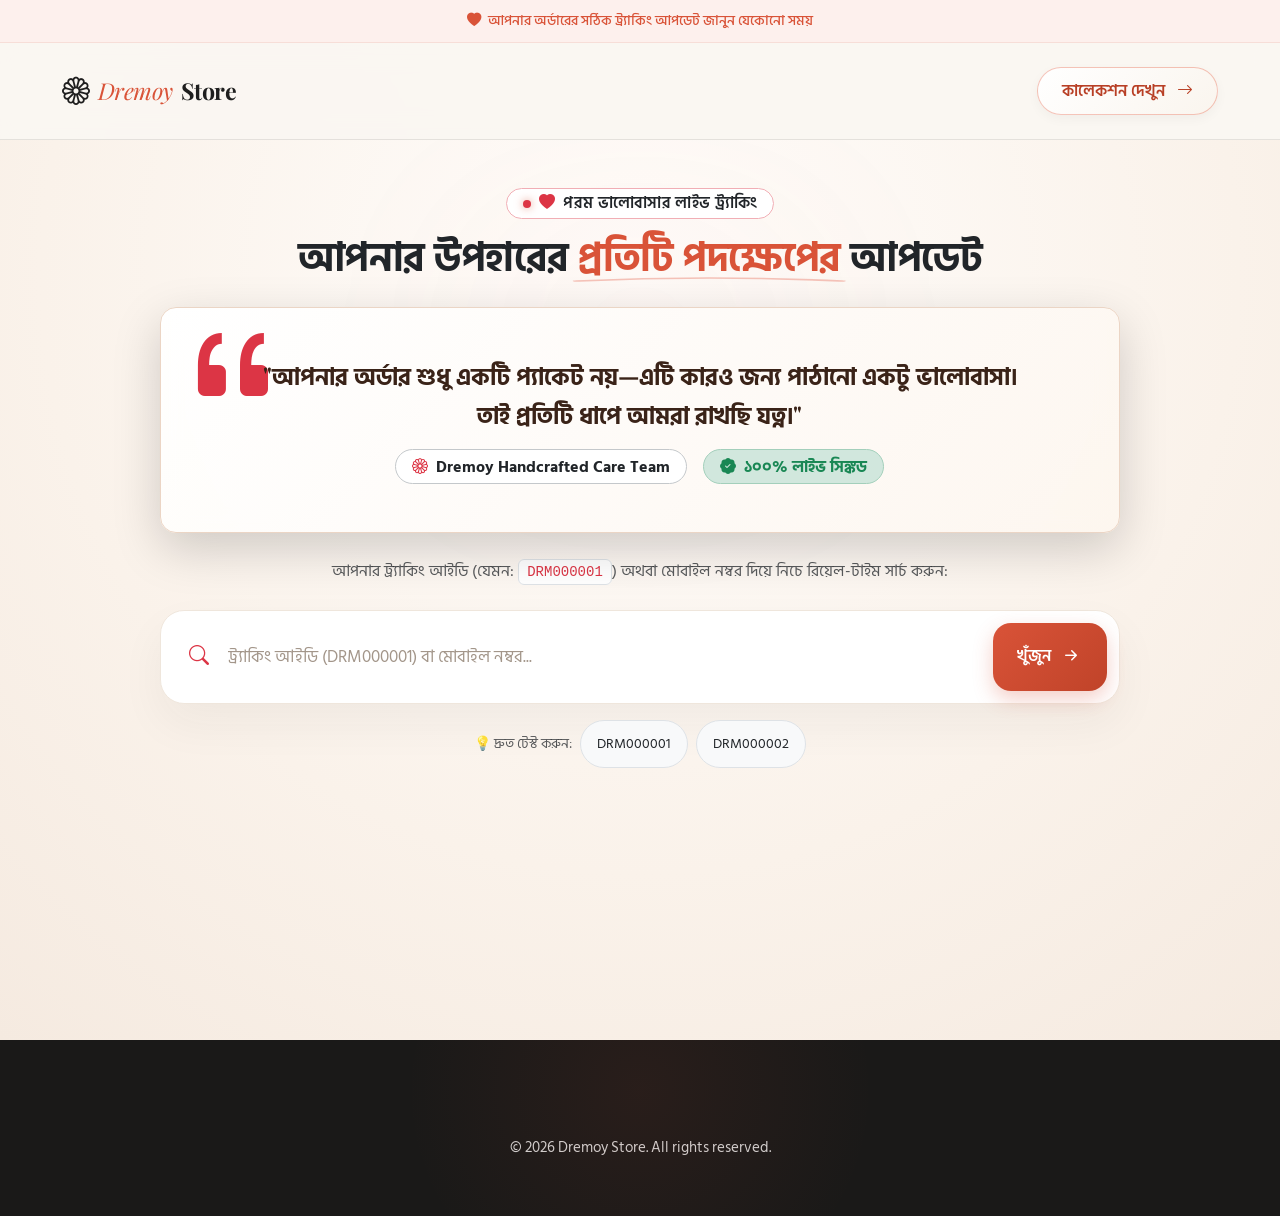
<file: pages/track.html>
<!DOCTYPE html>
<html lang="bn">

<head>
  <meta charset="UTF-8">
  <meta name="viewport" content="width=device-width, initial-scale=1.0">
  <title>অর্ডার ট্র্যাক করুন — Dremoy Store</title>
  <meta name="description" content="Dremoy Store — আপনার অর্ডারের বর্তমান অবস্থা এবং লাইভ ট্র্যাকিং টাইমলাইন দেখুন।">

  <!-- Meta Preconnects & Fonts -->
  <link rel="preconnect" href="https://fonts.googleapis.com">
  <link rel="preconnect" href="https://fonts.gstatic.com" crossorigin>
  <link href="https://fonts.googleapis.com/css2?family=Outfit:wght@300;400;500;600;700&family=Playfair+Display:ital,wght@0,500;0,600;0,700;1,400&family=Hind+Siliguri:wght@300;400;500;600;700&display=swap" rel="stylesheet">
  <link rel="preconnect" href="https://cdn.jsdelivr.net">

  <!-- SEO & Canonical -->
  <link rel="canonical" href="https://gift.dremoy.com/pages/track.html">
  <meta name="theme-color" content="#D95338">

  <!-- Bootstrap 5.3 CSS & Icons -->
  <link href="https://cdn.jsdelivr.net/npm/bootstrap@5.3.3/dist/css/bootstrap.min.css" rel="stylesheet">
  <link href="https://cdn.jsdelivr.net/npm/bootstrap-icons@1.11.3/font/bootstrap-icons.min.css" rel="stylesheet">

  <!-- Custom Styles -->
  <link rel="stylesheet" href="../assets/css/styles.css">

  <style>
    body {
      font-family: 'Hind Siliguri', 'Outfit', sans-serif;
      background-color: #FAF7F2;
      color: #2D2723;
    }

    .brand-serif {
      font-family: 'Playfair Display', Georgia, serif;
    }

    /* Luxury Header Quote Card */
    .quote-card-luxury {
      background: linear-gradient(135deg, #FFFFFF 0%, #FAF0E6 50%, #F5E5D8 100%);
      border: 1px solid #EAD8C8;
      border-radius: 20px;
      position: relative;
      box-shadow: 0 10px 30px rgba(92, 58, 33, 0.05);
      transition: transform 0.3s ease, box-shadow 0.3s ease;
    }
    .quote-card-luxury:hover {
      transform: translateY(-2px);
      box-shadow: 0 15px 35px rgba(92, 58, 33, 0.08);
    }
    .quote-card-luxury::before {
      content: '“';
      position: absolute;
      top: -10px;
      left: 20px;
      font-size: 5rem;
      font-family: 'Playfair Display', serif;
      color: rgba(217, 83, 56, 0.08);
      line-height: 1;
      pointer-events: none;
    }

    /* Premium Search Bar Container */
    .search-card-luxury {
      background: #FFFFFF;
      border: 1px solid #EFE6DC;
      border-radius: 24px;
      box-shadow: 0 20px 45px rgba(34, 34, 34, 0.05);
      padding: 12px;
      transition: border-color 0.3s ease, box-shadow 0.3s ease;
    }
    .search-card-luxury:focus-within {
      border-color: #D95338;
      box-shadow: 0 20px 50px rgba(217, 83, 56, 0.12);
    }
    .form-control-luxury {
      border: none !important;
      outline: none !important;
      box-shadow: none !important;
      background: transparent;
      font-size: 1.05rem;
      color: #2D2723;
      padding: 14px 20px;
    }
    .form-control-luxury::placeholder {
      color: #A3968A;
    }
    .btn-search-luxury {
      background: linear-gradient(135deg, #D95338 0%, #C04329 100%);
      color: #FFFFFF;
      border: none;
      border-radius: 18px;
      padding: 14px 32px;
      font-weight: 600;
      font-size: 1rem;
      box-shadow: 0 8px 20px rgba(217, 83, 56, 0.28);
      transition: all 0.25s ease;
    }
    .btn-search-luxury:hover {
      background: linear-gradient(135deg, #E25B3E 0%, #D95338 100%);
      color: #FFFFFF;
      transform: translateY(-2px);
      box-shadow: 0 12px 25px rgba(217, 83, 56, 0.38);
    }
    .btn-search-luxury:active {
      transform: translateY(0);
    }

    /* Tracking Result Card */
    .order-card-luxury {
      background: #FFFFFF;
      border: 1px solid #ECE3D8;
      border-radius: 24px;
      box-shadow: 0 15px 40px rgba(34, 34, 34, 0.04);
      overflow: hidden;
      transition: all 0.3s ease;
    }
    .order-card-luxury:hover {
      box-shadow: 0 20px 50px rgba(34, 34, 34, 0.07);
    }
    .order-card-header {
      background: linear-gradient(90deg, #FAF7F2 0%, #FFFFFF 100%);
      border-bottom: 1px solid #F0E7DC;
      padding: 24px 28px;
    }

    /* Status Badges */
    .status-badge-glow {
      background: rgba(74, 124, 89, 0.12);
      color: #2E6F40;
      border: 1px solid rgba(74, 124, 89, 0.25);
      border-radius: 50px;
      padding: 8px 18px;
      font-weight: 600;
      font-size: 0.92rem;
      display: inline-flex;
      align-items: center;
      gap: 8px;
    }
    .status-badge-glow::before {
      content: '';
      width: 8px;
      height: 8px;
      border-radius: 50%;
      background: #2E6F40;
      box-shadow: 0 0 8px rgba(46, 111, 64, 0.6);
      animation: pulseDot 1.8s infinite ease-in-out;
    }

    @keyframes pulseDot {
      0%, 100% { transform: scale(1); opacity: 1; }
      50% { transform: scale(1.4); opacity: 0.6; }
    }

    /* Timeline Section Styles */
    .tracking-timeline {
      position: relative;
      padding-left: 36px;
      margin-top: 24px;
    }
    .tracking-timeline::before {
      content: '';
      position: absolute;
      left: 13px;
      top: 8px;
      bottom: 8px;
      width: 3px;
      background: #E8DFD5;
      border-radius: 3px;
    }
    .timeline-item {
      position: relative;
      margin-bottom: 26px;
      transition: all 0.3s ease;
    }
    .timeline-item:last-child {
      margin-bottom: 0;
    }
    .timeline-icon {
      position: absolute;
      left: -36px;
      top: 2px;
      width: 28px;
      height: 28px;
      border-radius: 50%;
      background: #E8DFD5;
      color: #9C8F82;
      display: flex;
      align-items: center;
      justify-content: center;
      font-size: 0.85rem;
      border: 3px solid #FFFFFF;
      box-shadow: 0 2px 6px rgba(0,0,0,0.06);
      z-index: 2;
      transition: all 0.3s ease;
    }

    .timeline-item.completed .timeline-icon {
      background: #4A7C59;
      color: #FFFFFF;
      box-shadow: 0 4px 12px rgba(74, 124, 89, 0.3);
    }
    .timeline-item.current .timeline-icon {
      background: #D95338;
      color: #FFFFFF;
      box-shadow: 0 0 0 5px rgba(217, 83, 56, 0.22);
      transform: scale(1.15);
    }

    .timeline-item-title {
      font-size: 1rem;
      font-weight: 700;
      color: #2D2723;
      margin-bottom: 3px;
    }
    .timeline-item.completed .timeline-item-title {
      color: #1F4D2B;
    }
    .timeline-item.current .timeline-item-title {
      color: #D95338;
    }

    .timeline-item-desc {
      font-size: 0.9rem;
      line-height: 1.5;
    }
    .timeline-item.completed .timeline-item-desc {
      color: #2E6F40;
      font-weight: 500;
    }

    /* Details List Box */
    .detail-info-box {
      background: #FAF7F2;
      border: 1px solid #EFE6DC;
      border-radius: 16px;
      padding: 20px;
    }
    .detail-info-item {
      display: flex;
      align-items: flex-start;
      gap: 12px;
      margin-bottom: 12px;
    }
    .detail-info-item:last-child {
      margin-bottom: 0;
    }
    .detail-info-icon {
      width: 32px;
      height: 32px;
      border-radius: 10px;
      background: rgba(217, 83, 56, 0.08);
      color: #D95338;
      display: flex;
      align-items: center;
      justify-content: center;
      font-size: 1rem;
      flex-shrink: 0;
    }
  </style>
</head>

<body>

  <!-- Top Announcement Bar -->
  <div class="announcement-bar">
    <i class="bi bi-heart-fill me-1"></i> আপনার অর্ডারের সঠিক ট্র্যাকিং আপডেট জানুন যেকোনো সময়
  </div>

  <!-- Navigation Bar -->
  <nav class="navbar navbar-expand-lg navbar-custom" aria-label="Main Navigation">
    <div class="container">
      <a class="navbar-brand navbar-brand-text d-flex align-items-center gap-2" href="../index.html">
        <i class="bi bi-flower1 text-primary-color fs-3"></i>
        <span>Dremoy</span> Store
      </a>
      <a href="../collection/index.html" class="btn btn-secondary-custom py-2 px-4 fs-6 ms-auto">
        কালেকশন দেখুন <i class="bi bi-arrow-right ms-1"></i>
      </a>
    </div>
  </nav>

  <!-- Track Order Section -->
  <section class="section-padding min-vh-100 py-5 position-relative overflow-hidden" 
           style="background: radial-gradient(circle at 50% 15%, #FFFDFB 0%, #FAF2EA 60%, #F5EAE0 100%);">
    
    <!-- Background Floating Luxury Accents -->
    <div class="position-absolute top-0 start-50 translate-middle-x pointer-events-none opacity-25" style="width: 800px; height: 400px; background: radial-gradient(circle, rgba(217, 83, 56, 0.15) 0%, rgba(255, 255, 255, 0) 70%); filter: blur(60px); z-index: 0;"></div>

    <div class="container position-relative" style="z-index: 1;">
      <div class="row justify-content-center">
        <div class="col-lg-10 text-center mb-4">
          
          <!-- Top Badge -->
          <div class="d-inline-flex align-items-center gap-2 px-3 py-1.5 rounded-pill bg-white shadow-xs border border-danger-subtle mb-3">
            <span class="d-inline-block rounded-circle bg-danger" style="width: 8px; height: 8px; box-shadow: 0 0 8px rgba(217,83,56,0.6);"></span>
            <span class="fw-semibold fs-6 text-dark" style="letter-spacing: 0.3px;"><i class="bi bi-heart-fill text-danger me-1"></i> পরম ভালোবাসার লাইভ ট্র্যাকিং</span>
          </div>

          <!-- Main Hero Title -->
          <h1 class="display-6 fw-bold text-dark mb-3" style="font-family: 'Hind Siliguri', sans-serif; letter-spacing: -0.5px;">
            আপনার উপহারের <span class="position-relative d-inline-block" style="color: #D95338;">প্রতিটি পদক্ষেপের <svg class="position-absolute start-0 bottom-0 w-100" style="height: 8px; overflow: visible;" viewBox="0 0 100 20" preserveAspectRatio="none"><path d="M0,15 Q50,0 100,15" stroke="#F5C2B8" stroke-width="4" fill="none" stroke-linecap="round"/></svg></span> আপডেট
          </h1>

          <!-- Ultra-Premium Emotional Quote Banner -->
          <div class="card border-0 rounded-4 my-4 p-4 p-md-5 position-relative overflow-hidden shadow-lg text-center"
               style="background: linear-gradient(135deg, rgba(255,255,255,0.95) 0%, rgba(253,246,239,0.95) 100%); border: 1.5px solid #EBD5C5 !important; backdrop-filter: blur(10px);">
            
            <!-- Watermark Large Quote Icon -->
            <i class="bi bi-quote position-absolute top-0 start-0 ms-3 mt-1 pointer-events-none opacity-10 text-danger" style="font-size: 7rem; line-height: 1;"></i>

            <div class="position-relative z-1">
              <p class="fs-4 fw-bold brand-serif text-dark mb-3 px-lg-4" style="color: #3A2318 !important; line-height: 1.6; font-family: 'Playfair Display', 'Hind Siliguri', serif;">
                "আপনার অর্ডার শুধু একটি প্যাকেট নয়—এটি কারও জন্য পাঠানো একটু ভালোবাসা।<br class="d-none d-md-inline"> 
                তাই প্রতিটি ধাপে আমরা রাখছি যত্ন।"
              </p>

              <div class="d-flex flex-wrap align-items-center justify-content-center gap-3 mt-3">
                <span class="badge bg-white text-dark px-3 py-2 rounded-pill shadow-xs border border-secondary-subtle fs-6">
                  <i class="bi bi-flower1 me-1 text-danger"></i> Dremoy Handcrafted Care Team
                </span>
                <span class="badge bg-success-subtle text-success px-3 py-2 rounded-pill border border-success-subtle fs-6">
                  <i class="bi bi-patch-check-fill me-1"></i> ১০০% লাইভ সিঙ্কড
                </span>
              </div>
            </div>
          </div>

          <p class="text-muted fs-6 mb-4">
            আপনার ট্র্যাকিং আইডি (যেমন: <code class="bg-white px-2 py-1 rounded text-danger border">DRM000001</code>) অথবা মোবাইল নম্বর দিয়ে নিচে রিয়েল-টাইম সার্চ করুন:
          </p>

          <!-- Search Form Card -->
          <div class="search-card-luxury max-w-700 mx-auto">
            <form id="trackOrderForm" class="d-flex flex-column flex-md-row gap-2">
              <div class="input-group flex-grow-1 align-items-center">
                <span class="ps-3 text-muted fs-5"><i class="bi bi-search text-danger"></i></span>
                <input type="text" id="trackInput" class="form-control form-control-luxury" 
                  placeholder="ট্র্যাকিং আইডি (DRM000001) বা মোবাইল নম্বর..." required>
              </div>
              <button type="submit" class="btn btn-search-luxury text-nowrap py-3 px-4">
                খুঁজুন <i class="bi bi-arrow-right-short fs-4 align-middle ms-1"></i>
              </button>
            </form>
          </div>

          <!-- Quick Sample Test Pills -->
          <div class="d-flex flex-wrap align-items-center justify-content-center gap-2 mt-3 text-muted small">
            <span>💡 দ্রুত টেস্ট করুন:</span>
            <button type="button" class="btn btn-sm btn-light border rounded-pill px-3 py-1 text-dark" onclick="document.getElementById('trackInput').value='DRM000001'; document.getElementById('trackOrderForm').dispatchEvent(new Event('submit'));">
              DRM000001
            </button>
            <button type="button" class="btn btn-sm btn-light border rounded-pill px-3 py-1 text-dark" onclick="document.getElementById('trackInput').value='DRM000002'; document.getElementById('trackOrderForm').dispatchEvent(new Event('submit'));">
              DRM000002
            </button>
          </div>

        </div>

        <!-- Tracking Results Container -->
        <div class="col-lg-9 mt-3">
          <div id="trackLoading" class="text-center py-5 d-none">
            <div class="spinner-border text-danger" role="status" style="width: 2.5rem; height: 2.5rem;"></div>
            <p class="mt-3 text-muted fw-medium">অর্ডারের তথ্য খোঁজা হচ্ছে...</p>
          </div>

          <div id="trackError" class="alert alert-danger rounded-4 p-4 text-center d-none shadow-sm border-0" role="alert">
            <i class="bi bi-exclamation-circle-fill fs-2 d-block mb-2 text-danger"></i>
            <span id="trackErrorMessage" class="fw-medium">প্রদত্ত তথ্যে কোনো অর্ডার পাওয়া যায়নি।</span>
          </div>

          <div id="trackResult" class="d-none">
            <!-- Dynamic Order Cards populated via JS -->
          </div>
        </div>
      </div>
    </div>
  </section>

  <!-- Footer -->
  <footer class="footer-custom">
    <div class="container text-center py-4">
      <div>&copy; 2026 Dremoy Store. All rights reserved.</div>
    </div>
  </footer>

  <script src="https://cdn.jsdelivr.net/npm/bootstrap@5.3.3/dist/js/bootstrap.bundle.min.js"></script>

  <script>
    const APPS_SCRIPT_URL = "https://script.google.com/macros/s/AKfycbyWD8TMbk4tO5EYjikoKvDOhlouZqCnWInjFQMYc-xNFYbQ2wM3zCnItmSo-dteArfpMQ/exec";

    const form = document.getElementById('trackOrderForm');
    const trackInput = document.getElementById('trackInput');
    const loading = document.getElementById('trackLoading');
    const errorAlert = document.getElementById('trackError');
    const errorMsg = document.getElementById('trackErrorMessage');
    const resultContainer = document.getElementById('trackResult');

    // Auto-search if query param exists (?id=DRM000001)
    const urlParams = new URLSearchParams(window.location.search);
    const queryParam = urlParams.get('id') || urlParams.get('phone');
    if (queryParam) {
      trackInput.value = queryParam;
      performTrack(queryParam);
    }

    form.addEventListener('submit', (e) => {
      e.preventDefault();
      const val = trackInput.value.trim();
      if (val) performTrack(val);
    });

    async function performTrack(query) {
      loading.classList.remove('d-none');
      errorAlert.classList.add('d-none');
      resultContainer.classList.add('d-none');
      resultContainer.innerHTML = '';

      try {
        const res = await fetch(`${APPS_SCRIPT_URL}?action=trackOrder&query=${encodeURIComponent(query)}`);
        const data = await res.json();
        loading.classList.add('d-none');

        if (data.status === 'error' || !data.orders || data.orders.length === 0) {
          errorMsg.textContent = data.message || 'প্রদত্ত ট্র্যাকিং আইডি বা মোবাইল নম্বরে কোনো অর্ডার পাওয়া যায়নি।';
          errorAlert.classList.remove('d-none');
        } else {
          renderOrderResults(data.orders);
          resultContainer.classList.remove('d-none');
        }
      } catch (err) {
        loading.classList.add('d-none');
        errorMsg.textContent = 'নেটওয়ার্ক ত্রুটি! ইন্টারনেট সংযোগ পরীক্ষা করুন।';
        errorAlert.classList.remove('d-none');
      }
    }

    function renderOrderResults(orders) {
      const validOrders = (orders || []).filter(o => o && o.trackingId && String(o.trackingId).trim() !== '');
      if (validOrders.length === 0) {
        errorMsg.textContent = 'প্রদত্ত ট্র্যাকিং আইডি বা মোবাইল নম্বরে কোনো সক্রিয় অর্ডার পাওয়া যায়নি।';
        errorAlert.classList.remove('d-none');
        return;
      }

      const stepsList = ["Pending", "Confirmed", "Processing", "Packaging", "Shipped", "Out For Delivery", "Delivered"];
      const statusMessagesMap = {
        "Pending": "আপনার ভালোবাসা আমাদের কাছে পৌঁছেছে।",
        "Confirmed": "চিন্তা নেই, আপনার উপহারটি আমাদের যত্নে আছে।",
        "Processing": "ভালোবাসা দিয়ে আপনার উপহারটি তৈরি হচ্ছে।",
        "Packaging": "ভালোবাসা সুন্দর করে গুছিয়ে দেওয়া হয়েছে।",
        "Shipped": "আপনার উপহারটি এখন আপনারই পথে।",
        "Out For Delivery": "আজই হয়তো আপনার দরজায় কড়া নাড়বে।",
        "Delivered": "একটি উপহার পৌঁছাল, একটি হাসি ফুটল।",
        "Cancelled": "এইবার হয়নি, তবে ভালোবাসা থেমে নেই।"
      };

      const getNormKey = (str) => {
        if (!str) return "Pending";
        const s = String(str).toLowerCase();
        if (s.includes("pending") || s.includes("গৃহীত")) return "Pending";
        if (s.includes("confirm") || s.includes("কনফার্ম")) return "Confirmed";
        if (s.includes("process") || s.includes("প্রস্তুতি")) return "Processing";
        if (s.includes("packag") || s.includes("প্যাকিং")) return "Packaging";
        if (s.includes("ship") || s.includes("কুরিয়ারে")) return "Shipped";
        if (s.includes("out for delivery") || s.includes("ডেলিভারির জন্য")) return "Out For Delivery";
        if (s.includes("deliver") || s.includes("ডেলিভারড")) return "Delivered";
        return s;
      };

      validOrders.forEach(order => {
        const card = document.createElement('div');
        card.className = 'order-card-luxury mb-4';
        
        const normCurrentStatus = getNormKey(order.status);
        const currentIdx = stepsList.indexOf(normCurrentStatus);

        let timelineHTML = '';
        if (order.timeline && Array.isArray(order.timeline)) {
          order.timeline.forEach((step, idx) => {
            const isCompleted = step.completed || (currentIdx !== -1 && idx <= currentIdx);
            const isCurrent = step.current || (currentIdx !== -1 && idx === currentIdx);
            const statusClass = isCompleted ? (isCurrent ? 'completed current' : 'completed') : '';

            const iconClass = isCompleted ? 'bi-check-lg' : 'bi-circle-fill';
            const stepKey = step.step || stepsList[idx] || "Pending";
            const customMsg = statusMessagesMap[stepKey] || "";

            let timestampText = "অপেক্ষমাণ";
            if (idx === 0) {
              const rawTime = (step.timestamp && !step.timestamp.includes("সম্পন্ন") && !step.timestamp.includes("অপেক্ষমাণ") && !step.timestamp.includes("পৌঁছেছে")) ? step.timestamp : (order.date || '');
              timestampText = `${customMsg} ${rawTime ? '(' + rawTime + ')' : ''}`;
            } else if (isCompleted) {
              timestampText = (step.timestamp && !step.timestamp.includes("সম্পন্ন") && !step.timestamp.includes("অপেক্ষমাণ")) ? step.timestamp : customMsg;
            }

            timelineHTML += `
              <div class="timeline-item ${statusClass}">
                <div class="timeline-icon"><i class="bi ${iconClass}"></i></div>
                <div class="timeline-item-title">${step.label}</div>
                <div class="timeline-item-desc">${timestampText}</div>
              </div>
            `;
          });
        }

        const advance = parseFloat(order.advancePaid) || 0;
        const totalVal = parseFloat(order.total) || 0;
        const due = parseFloat(order.dueAmount) !== undefined && order.dueAmount !== "" ? parseFloat(order.dueAmount) : (totalVal - advance);
        const deliveryCharge = parseFloat(order.deliveryCharge) || 80;
        const unitPrice = parseFloat(order.unitPrice) || (totalVal > deliveryCharge ? totalVal - deliveryCharge : 600);

        let paymentBadge = '<span class="badge bg-danger-subtle text-danger border border-danger-subtle px-3 py-1.5 rounded-pill"><i class="bi bi-exclamation-circle me-1"></i>বকেয়া (Unpaid)</span>';
        if (advance >= totalVal && totalVal > 0) {
          paymentBadge = '<span class="badge bg-success-subtle text-success border border-success-subtle px-3 py-1.5 rounded-pill"><i class="bi bi-check-circle-fill me-1"></i>সম্পূর্ণ পরিশোধিত (Paid)</span>';
        } else if (advance > 0) {
          paymentBadge = `<span class="badge bg-warning-subtle text-dark border border-warning-subtle px-3 py-1.5 rounded-pill"><i class="bi bi-wallet2 me-1 text-warning"></i>এডভান্স ৳${advance} জমা</span>`;
        }

        card.innerHTML = `
          <div class="order-card-header d-flex flex-wrap justify-content-between align-items-center gap-3">
            <div>
              <div class="d-flex align-items-center gap-2 mb-1">
                <span class="badge bg-primary-subtle text-primary border border-primary-subtle rounded-pill px-3 py-1 font-monospace fs-6">
                  <i class="bi bi-upc-scan me-1"></i> ID: ${order.trackingId}
                </span>
                ${order.orderId ? `<small class="text-muted">(${order.orderId})</small>` : ''}
              </div>
              <h4 class="fw-bold text-dark mb-0 fs-5">${order.productName} ${order.variant ? `<span class="text-muted fs-6 fw-normal">(${order.variant})</span>` : ''}</h4>
            </div>
            <div class="text-end">
              <div class="status-badge-glow mb-1">
                ${order.status}
              </div>
              <div class="mt-1">${paymentBadge}</div>
            </div>
          </div>
          <div class="p-4">
            <div class="row g-4">
              <div class="col-md-5">
                <div class="detail-info-box h-100">
                  <h6 class="fw-bold text-dark mb-3 pb-2 border-bottom"><i class="bi bi-info-circle text-primary me-2"></i>অর্ডারের বিবরণ ও হিসাব</h6>
                  
                  <div class="detail-info-item">
                    <div class="detail-info-icon"><i class="bi bi-person-heart"></i></div>
                    <div>
                      <small class="text-muted d-block">প্রাপক কাস্টমার</small>
                      <strong class="text-dark">${order.customerName || 'গ্রাহক'}</strong>
                    </div>
                  </div>

                  <div class="detail-info-item">
                    <div class="detail-info-icon"><i class="bi bi-truck-front"></i></div>
                    <div>
                      <small class="text-muted d-block">কুরিয়ার পার্টনার</small>
                      <strong class="text-dark">${order.courier || 'Steadfast / Pathao'}</strong>
                    </div>
                  </div>

                  <div class="detail-info-item">
                    <div class="detail-info-icon"><i class="bi bi-box-seam"></i></div>
                    <div>
                      <small class="text-muted d-block">কুরিয়ার ট্র্যাকিং মেমো</small>
                      <strong class="text-dark font-monospace">${order.courierTrackingNo || 'N/A'}</strong>
                    </div>
                  </div>

                  <!-- Financial Breakdown Box -->
                  <div class="mt-3 p-3 rounded-3 bg-white border border-light-subtle shadow-2xs">
                    <div class="d-flex justify-content-between fs-6 text-secondary mb-1">
                      <span>প্রোডাক্ট মূল্য:</span>
                      <span>৳${unitPrice}</span>
                    </div>
                    <div class="d-flex justify-content-between fs-6 text-secondary mb-1">
                      <span>ডেলিভারি চার্জ:</span>
                      <span>৳${deliveryCharge}</span>
                    </div>
                    <div class="d-flex justify-content-between fs-6 fw-bold text-dark pt-2 border-top mb-1">
                      <span>সর্বমোট মূল্য:</span>
                      <span>৳${totalVal}</span>
                    </div>
                    ${advance > 0 ? `
                    <div class="d-flex justify-content-between fs-6 text-success fw-medium mb-1">
                      <span>💳 এডভান্স জমা:</span>
                      <span>- ৳${advance}</span>
                    </div>
                    ` : ''}
                    <div class="d-flex justify-content-between fs-6 fw-bold text-danger pt-2 border-top mt-1">
                      <span>🟢 কুরিয়ার ডেলিভারিতে দেয়:</span>
                      <span class="fs-5">৳${due > 0 ? due : 0}</span>
                    </div>
                  </div>
                </div>
              </div>
              <div class="col-md-7">
                <div class="ps-md-2">
                  <h6 class="fw-bold text-dark mb-3 pb-2 border-bottom"><i class="bi bi-signpost-split text-danger me-2"></i>লাইভ ট্র্যাকিং টাইমলাইন</h6>
                  <div class="tracking-timeline">
                    ${timelineHTML}
                  </div>
                </div>
              </div>
            </div>
          </div>
        `;
        resultContainer.appendChild(card);
      });
    }
  </script>
</body>
</html>
</file>
<file: assets/css/styles.css>
/* ==========================================================================
   Dremoy Store — Premium Handmade Crochet Brand
   Brand Strategy & Editorial UX Design System
   ========================================================================== */

@import url('https://fonts.googleapis.com/css2?family=Allura&family=Dancing+Script:wght@400;600;700&family=Great+Vibes&family=Hind+Siliguri:wght@300;400;500;600;700&family=Playfair+Display:ital,wght@0,400..900;1,400..900&family=Poppins:ital,wght@0,300;0,400;0,500;0,600;0,700&display=swap');

:root {
  --bg-main: #FAF7F2;
  --white: #FFFFFF;
  --surface-warm: #F4ECE1;
  --primary: #D95338;
  --primary-hover: #B53E24;
  --primary-subtle: #FDF0ED;
  --accent: #3A6846;
  --accent-light: #EBF3ED;
  --text-dark: #1E1E1E;
  --text-muted: #4A4A4A;
  --border-light: rgba(30, 30, 30, 0.1);

  --font-bangla: 'Hind Siliguri', 'Poppins', -apple-system, BlinkMacSystemFont, sans-serif;
  --font-heading: 'Hind Siliguri', 'Playfair Display', Georgia, serif;
  --font-latin-serif: 'Playfair Display', Georgia, serif;

  --shadow-sm: 0 6px 18px rgba(30, 30, 30, 0.04);
  --shadow-md: 0 14px 32px rgba(30, 30, 30, 0.07);
  --shadow-lg: 0 22px 48px rgba(30, 30, 30, 0.1);
  --shadow-primary: 0 12px 28px rgba(217, 83, 56, 0.35);

  --radius-sm: 12px;
  --radius-md: 20px;
  --radius-lg: 32px;
  --radius-full: 9999px;

  --transition-smooth: all 0.4s cubic-bezier(0.16, 1, 0.3, 1);
  --transition-bounce: all 0.5s cubic-bezier(0.34, 1.56, 0.64, 1);
}

/* --- Base & Reset --- */
*, *::before, *::after {
  box-sizing: border-box;
  margin: 0;
  padding: 0;
}

html {
  scroll-behavior: smooth;
  font-size: 16px;
}

body {
  background-color: var(--bg-main);
  color: var(--text-dark);
  font-family: var(--font-bangla);
  font-weight: 400;
  line-height: 1.8;
  overflow-x: hidden;
  -webkit-font-smoothing: antialiased;
  -moz-osx-font-smoothing: grayscale;
}

h1, h2, h3, h4, h5, h6, .font-heading {
  font-family: var(--font-heading);
  color: var(--text-dark);
  font-weight: 600;
  line-height: 1.35;
  letter-spacing: -0.01em;
}

a {
  text-decoration: none;
  color: inherit;
  transition: var(--transition-smooth);
}

img {
  max-width: 100%;
  height: auto;
  display: block;
}

/* Accessible focus ring */
a:focus-visible, button:focus-visible, input:focus-visible, textarea:focus-visible {
  outline: 3px solid var(--primary);
  outline-offset: 3px;
  border-radius: 4px;
}

/* --- Announcement Bar --- */
.announcement-bar {
  background-color: var(--primary-subtle);
  color: var(--primary);
  font-size: 0.9rem;
  font-weight: 500;
  padding: 8px 16px;
  text-align: center;
  border-bottom: 1px solid rgba(201, 93, 69, 0.12);
}

/* --- Navigation Bar --- */
.navbar-custom {
  background-color: rgba(250, 247, 242, 0.92);
  backdrop-filter: blur(12px);
  -webkit-backdrop-filter: blur(12px);
  padding: 18px 0;
  position: sticky;
  top: 0;
  z-index: 1000;
  border-bottom: 1px solid var(--border-light);
  transition: var(--transition-smooth);
}

.navbar-brand-text {
  font-family: var(--font-latin-serif);
  font-size: 1.45rem;
  font-weight: 700;
  color: var(--text-dark);
  letter-spacing: -0.02em;
}

.navbar-brand-text span {
  color: var(--primary);
  font-weight: 400;
  font-style: italic;
}

.nav-link-custom {
  font-family: var(--font-bangla);
  font-weight: 500;
  font-size: 1.02rem;
  color: var(--text-dark);
  padding: 8px 16px !important;
  position: relative;
}

.nav-link-custom:hover, .nav-link-custom.active {
  color: var(--primary);
}

.nav-link-custom::after {
  content: '';
  position: absolute;
  bottom: 2px;
  left: 50%;
  width: 0;
  height: 2px;
  background-color: var(--primary);
  transition: var(--transition-smooth);
  transform: translateX(-50%);
  border-radius: 2px;
}

.nav-link-custom:hover::after, .nav-link-custom.active::after {
  width: 60%;
}

/* --- Buttons & UI Elements --- */
.btn-primary-custom {
  background: linear-gradient(135deg, #E25B3E 0%, #B83F25 100%);
  color: #FFFFFF !important;
  padding: 10px 24px;
  border-radius: var(--radius-full);
  font-family: var(--font-bangla);
  font-weight: 600;
  font-size: 0.95rem;
  line-height: 1.4;
  border: 1px solid #A8341B;
  box-shadow: inset 0 1px 0 rgba(255, 255, 255, 0.28), 0 8px 20px rgba(184, 63, 37, 0.3);
  display: inline-flex;
  align-items: center;
  justify-content: center;
  gap: 8px;
  transition: var(--transition-smooth);
  cursor: pointer;
  text-shadow: 0 1px 2px rgba(0, 0, 0, 0.15);
}

.btn-primary-custom:hover {
  background: linear-gradient(135deg, #EF684B 0%, #C7462B 100%);
  border-color: #B83F25;
  transform: translateY(-2px) scale(1.01);
  box-shadow: inset 0 1px 0 rgba(255, 255, 255, 0.35), 0 12px 28px rgba(184, 63, 37, 0.4);
  color: #FFFFFF !important;
}

.btn-secondary-custom {
  background: linear-gradient(135deg, #FFFFFF 0%, #FAF5EE 100%);
  color: #B83F25 !important;
  padding: 10px 24px;
  border-radius: var(--radius-full);
  font-family: var(--font-bangla);
  font-weight: 600;
  font-size: 0.95rem;
  line-height: 1.4;
  border: 1.5px solid rgba(226, 91, 62, 0.35);
  display: inline-flex;
  align-items: center;
  justify-content: center;
  gap: 8px;
  box-shadow: 0 4px 12px rgba(34, 34, 34, 0.04);
  transition: var(--transition-smooth);
  cursor: pointer;
}

.btn-secondary-custom:hover {
  border-color: #B83F25;
  background: linear-gradient(135deg, #FFF9F3 0%, #F5ECE0 100%);
  color: #9C2E17 !important;
  transform: translateY(-2px);
  box-shadow: 0 8px 18px rgba(184, 63, 37, 0.14);
}

.btn-whatsapp-custom {
  background: linear-gradient(135deg, #25D366 0%, #128C7E 100%);
  color: #FFFFFF !important;
  padding: 10px 24px;
  border-radius: var(--radius-full);
  font-family: var(--font-bangla);
  font-weight: 600;
  font-size: 0.95rem;
  line-height: 1.4;
  border: 1px solid #0F7A6E;
  display: inline-flex;
  align-items: center;
  justify-content: center;
  gap: 8px;
  box-shadow: inset 0 1px 0 rgba(255, 255, 255, 0.3), 0 8px 20px rgba(18, 140, 126, 0.3);
  transition: var(--transition-smooth);
  cursor: pointer;
  text-shadow: 0 1px 2px rgba(0, 0, 0, 0.15);
}

.btn-whatsapp-custom:hover {
  background: linear-gradient(135deg, #2BF075 0%, #15A090 100%);
  border-color: #128C7E;
  transform: translateY(-2px) scale(1.01);
  box-shadow: inset 0 1px 0 rgba(255, 255, 255, 0.4), 0 12px 28px rgba(18, 140, 126, 0.4);
  color: #FFFFFF !important;
}

/* --- Section Utilities --- */
.section-padding {
  padding: 38px 0;
}

.section-label {
  display: inline-block;
  font-family: var(--font-bangla);
  font-size: 0.95rem;
  font-weight: 600;
  color: var(--primary);
  background-color: var(--primary-subtle);
  padding: 6px 18px;
  border-radius: var(--radius-full);
  margin-bottom: 16px;
}

.section-title {
  font-size: 2.3rem;
  font-weight: 700;
  margin-bottom: 16px;
  color: var(--text-dark);
}

.section-subtitle {
  font-size: 1.1rem;
  color: var(--text-muted);
  max-width: 620px;
}

/* --- Hero Section (Full Display Banner Overlay Redesign) --- */
.hero-full-display-banner {
  position: relative;
  overflow: hidden;
  width: 100%;
  min-height: 600px;
  background-image: url('../images/hero-full-display-banner.png');
  background-size: cover;
  background-position: center center;
  background-repeat: no-repeat;
  display: flex;
  align-items: center;
}

.hero-full-container {
  position: relative;
  z-index: 3;
}

.min-vh-hero {
  min-height: 580px;
}

/* Right Content Overlay Area */
.hero-right-content {
  z-index: 4;
}

.hero-text-inner {
  max-width: 560px;
  background: transparent;
  backdrop-filter: none;
  -webkit-backdrop-filter: none;
  border-radius: 0;
  border: none;
  box-shadow: none;
}

.hero-main-title {
  font-family: 'Playfair Display', Georgia, serif;
  font-size: 3.6rem;
  font-weight: 600;
  color: #1E1E1E;
  margin-bottom: 0px;
  letter-spacing: -0.02em;
  line-height: 1.15;
}

.hero-cursive-sub {
  font-family: 'Great Vibes', 'Allura', 'Dancing Script', cursive;
  font-size: 2.6rem;
  color: #F87B88;
  margin-bottom: 18px;
  font-style: normal;
  font-weight: 400;
}

.hero-description-text {
  font-family: 'Hind Siliguri', 'Poppins', sans-serif;
  font-size: 1.05rem;
  color: #4A4A4A;
  line-height: 1.8;
  margin-bottom: 30px;
}

/* Signature Pill Button */
.btn-hero-pill {
  background: #F87B88;
  color: #FFFFFF !important;
  border: none;
  padding: 14px 38px;
  border-radius: 50px;
  font-family: var(--font-bangla);
  font-weight: 600;
  font-size: 1rem;
  letter-spacing: 0.5px;
  box-shadow: 0 10px 25px rgba(248, 123, 136, 0.35);
  transition: all 0.35s cubic-bezier(0.16, 1, 0.3, 1);
  display: inline-flex;
  align-items: center;
  justify-content: center;
  cursor: pointer;
}

.btn-hero-pill:hover {
  background: #E66A77;
  color: #FFFFFF !important;
  transform: translateY(-3px) scale(1.02);
  box-shadow: 0 14px 32px rgba(248, 123, 136, 0.45);
}

/* Slider Nav Arrows */
.hero-slider-arrow {
  position: absolute;
  top: 50%;
  transform: translateY(-50%);
  width: 44px;
  height: 44px;
  background-color: rgba(30, 30, 30, 0.85);
  color: #FFFFFF;
  border-radius: 50%;
  display: flex;
  align-items: center;
  justify-content: center;
  font-size: 1.2rem;
  border: none;
  z-index: 10;
  cursor: pointer;
  opacity: 0.9;
  transition: all 0.3s ease;
  box-shadow: 0 4px 15px rgba(0, 0, 0, 0.15);
}

.hero-slider-arrow:hover {
  background-color: #1A1A1A;
  transform: translateY(-50%) scale(1.1);
  opacity: 1;
}

.hero-slider-prev {
  left: 20px;
}

.hero-slider-next {
  right: 20px;
}

/* Pagination Dots */
.hero-pagination-dots {
  position: absolute;
  bottom: 20px;
  left: 50%;
  transform: translateX(-50%);
  display: flex;
  align-items: center;
  gap: 8px;
  z-index: 10;
}

.hero-pagination-dots .dot {
  width: 8px;
  height: 8px;
  background-color: #1E1E1E;
  border-radius: 50%;
  opacity: 0.3;
  transition: all 0.3s ease;
  cursor: pointer;
}

.hero-pagination-dots .dot.active {
  opacity: 1;
  width: 10px;
  height: 10px;
}

/* Floating Petals Overlay */
.hero-petals-overlay {
  position: absolute;
  top: 0;
  left: 0;
  width: 100%;
  height: 100%;
  pointer-events: none;
  overflow: hidden;
  z-index: 1;
}

.petal {
  position: absolute;
  font-size: 1.2rem;
  opacity: 0.45;
  animation: floatPetal 8s linear infinite;
}

.petal-1 { top: 10%; left: 15%; animation-duration: 7s; font-size: 1.4rem; }
.petal-2 { top: 20%; right: 15%; animation-duration: 9s; font-size: 1.1rem; }
.petal-3 { top: 60%; left: 10%; animation-duration: 6s; font-size: 1.3rem; }
.petal-4 { top: 70%; right: 20%; animation-duration: 10s; font-size: 1.2rem; }
.petal-5 { top: 40%; left: 80%; animation-duration: 8s; font-size: 1.5rem; }
.petal-6 { top: 85%; left: 45%; animation-duration: 11s; font-size: 1.1rem; }

@keyframes floatPetal {
  0% { transform: translateY(0) rotate(0deg); opacity: 0.2; }
  50% { transform: translateY(-15px) rotate(180deg); opacity: 0.6; }
  100% { transform: translateY(0) rotate(360deg); opacity: 0.2; }
}

@media (max-width: 991.98px) {
  .hero-main-title { font-size: 2.8rem; }
  .hero-cursive-sub { font-size: 2rem; }
  .hero-slider-prev { left: 10px; }
  .hero-slider-next { right: 10px; }
}

@media (max-width: 767.98px) {
  .hero-full-display-banner {
    background-image: none !important;
    background: linear-gradient(135deg, #FFFDFB 0%, #FFF8F6 50%, #FDF5F7 100%) !important;
    min-height: auto;
    padding: 25px 0 40px 0;
  }
  .min-vh-hero {
    min-height: auto;
  }
  .hero-mobile-banner-img {
    display: block !important;
    width: 100%;
    max-height: 280px;
    object-fit: cover;
    object-position: center left;
    border-radius: 20px;
    box-shadow: 0 14px 30px rgba(30, 30, 30, 0.1);
    margin-bottom: 24px;
    border: 1px solid rgba(255, 255, 255, 0.9);
  }
  .hero-text-inner {
    background: transparent !important;
    backdrop-filter: none !important;
    -webkit-backdrop-filter: none !important;
    border-radius: 0 !important;
    border: none !important;
    box-shadow: none !important;
    padding: 0 !important;
    text-align: center;
  }
  .hero-main-title {
    font-size: 2.4rem;
    line-height: 1.2;
    color: #1E1E1E;
  }
  .hero-cursive-sub {
    font-size: 2rem;
    color: #F87B88;
    margin-bottom: 14px;
  }
  .hero-description-text {
    font-size: 0.96rem;
    color: #4A4A4A;
    line-height: 1.75;
    margin-bottom: 24px;
  }
  .btn-hero-pill {
    padding: 14px 32px;
    font-size: 0.95rem;
    width: 100%;
  }
  .hero-slider-arrow {
    display: none !important;
  }
  .badge-tag {
    font-size: 0.78rem;
    padding: 6px 14px;
    white-space: normal;
    text-align: center;
    margin-bottom: 16px !important;
  }
  .handcrafted-badge-group {
    font-size: 0.78rem;
    justify-content: center;
    gap: 4px;
    margin-top: 20px !important;
  }
}

/* --- Brand Story Editorial Design (Matching Reference Image) --- */
.story-editorial-style {
  background-color: #FAF6F0;
  background: linear-gradient(180deg, #FFFDFB 0%, #FAF6F0 100%);
  padding: 10px 20px;
  position: relative;
  overflow: hidden;
}

.story-editorial-inner {
  max-width: 980px;
}

.story-script-sub {
  font-family: 'Great Vibes', 'Allura', 'Dancing Script', cursive;
  font-size: 2.2rem;
  color: #D95338;
  margin-bottom: 8px;
  font-weight: 400;
}

.story-editorial-title {
  font-family: 'Hind Siliguri', 'Playfair Display', Georgia, serif;
  font-size: 2.1rem;
  font-weight: 700;
  color: #1A1A1A;
  line-height: 1.5;
  letter-spacing: -0.01em;
}

/* Inline Image Badge inside Headline */
.inline-badge-img-wrap {
  display: inline-flex;
  align-items: center;
  justify-content: center;
  vertical-align: middle;
  margin: 0 6px;
}

.inline-badge-img {
  width: 52px;
  height: 32px;
  border-radius: 50px;
  object-fit: cover;
  box-shadow: 0 4px 14px rgba(0, 0, 0, 0.12);
  border: 2px solid #FFFFFF;
}

.story-text-block {
  max-width: 940px;
  background: rgba(255, 255, 255, 0.65);
  border: 1px solid rgba(220, 200, 190, 0.4);
  border-radius: 16px;
  padding: 14px 28px;
  box-shadow: 0 4px 16px rgba(30, 30, 30, 0.03);
}

.story-editorial-desc {
  font-family: 'Hind Siliguri', 'Poppins', sans-serif;
  font-size: 1.05rem;
  color: #4A4A4A;
  line-height: 1.75;
}

/* Brand Signature Quote Card (Matching Reference Image) */
.story-quote-card {
  max-width: 720px;
  background: #FFFDF9;
  border-radius: 16px;
  padding: 22px 28px 22px 34px;
  position: relative;
  box-shadow: 0 8px 24px rgba(30, 30, 30, 0.04);
  border: 1px solid rgba(220, 200, 190, 0.35);
  overflow: hidden;
}

.story-quote-border {
  width: 5px;
  height: 100%;
  position: absolute;
  left: 0;
  top: 0;
  background: linear-gradient(180deg, #E25B3E 0%, #B83F25 100%);
  border-top-left-radius: 16px;
  border-bottom-left-radius: 16px;
}

.story-quote-text {
  font-family: 'Hind Siliguri', 'Poppins', sans-serif;
  font-size: 1.15rem;
  font-style: italic;
  color: #333333;
  line-height: 1.85;
}

.story-badge-pill,
.story-tagline-badge {
  display: inline-flex;
  align-items: center;
  gap: 8px;
  padding: 6px 20px;
  background: linear-gradient(135deg, rgba(217, 83, 56, 0.08) 0%, rgba(248, 123, 136, 0.12) 100%);
  border: 1px solid rgba(217, 83, 56, 0.22);
  border-radius: 50px;
  font-family: 'Hind Siliguri', sans-serif;
  font-size: 0.92rem;
  font-weight: 600;
  color: #C23B22;
  box-shadow: 0 4px 12px rgba(217, 83, 56, 0.06);
  animation: floatBadgePulse 3.5s ease-in-out infinite;
}

.heart-pulse-icon {
  display: inline-block;
  animation: heartBeatPulse 1.6s ease-in-out infinite;
}

.story-gradient-handle {
  background: linear-gradient(135deg, #E25B3E 0%, #B83F25 100%);
  -webkit-background-clip: text;
  -webkit-text-fill-color: transparent;
  font-weight: 700;
}

.story-lead-paragraph {
  font-family: 'Hind Siliguri', 'Poppins', sans-serif;
  font-size: 1.22rem;
  color: #222222;
  line-height: 1.8;
  max-width: 760px;
  margin: 0 auto;
}

.story-highlight-mark {
  background: linear-gradient(120deg, rgba(248, 123, 136, 0.22) 0%, rgba(217, 83, 56, 0.15) 100%);
  color: #A82E17;
  padding: 2px 8px;
  border-radius: 6px;
  font-weight: 600;
  transition: all 0.3s ease;
}

.story-highlight-mark:hover {
  background: linear-gradient(120deg, rgba(248, 123, 136, 0.35) 0%, rgba(217, 83, 56, 0.25) 100%);
  color: #8C220E;
}

.story-bg-flower {
  position: absolute;
  top: 50%;
  left: 50%;
  transform: translate(-50%, -50%);
  font-size: 26rem;
  color: rgba(217, 83, 56, 0.03);
  pointer-events: none;
  z-index: 1;
  animation: bgFlowerRotate 90s linear infinite;
}

/* Story Keyframes Animations */
@keyframes floatBadgePulse {
  0%, 100% {
    transform: translateY(0);
    box-shadow: 0 4px 12px rgba(217, 83, 56, 0.06);
  }
  50% {
    transform: translateY(-4px);
    box-shadow: 0 8px 20px rgba(217, 83, 56, 0.15);
  }
}

@keyframes heartBeatPulse {
  0%, 100% { transform: scale(1); }
  25% { transform: scale(1.25); }
  45% { transform: scale(1); }
  60% { transform: scale(1.15); }
}

@keyframes bgFlowerRotate {
  0% { transform: translate(-50%, -50%) rotate(0deg); }
  100% { transform: translate(-50%, -50%) rotate(360deg); }
}

/* --- Realistic Organic Rose Petals & Ambient Vector Hearts --- */
.story-floating-decorations {
  position: absolute;
  top: 0;
  left: 0;
  width: 100%;
  height: 100%;
  pointer-events: none;
  z-index: 1;
  overflow: hidden;
}

.real-petal {
  position: absolute;
  width: 26px;
  height: 30px;
  user-select: none;
  pointer-events: none;
  filter: drop-shadow(0 4px 8px rgba(217, 83, 56, 0.25));
  z-index: 10;
  display: block;
}

.real-heart {
  position: absolute;
  width: 20px;
  height: 20px;
  user-select: none;
  pointer-events: none;
  filter: drop-shadow(0 4px 8px rgba(217, 83, 56, 0.2));
  z-index: 10;
  display: block;
}

/* Realistic Slow Motion Falling Petals (18s to 26s durations!) */
.fall-petal-1 {
  left: 6%;
  animation: fallRealisticPetal 20s cubic-bezier(0.37, 0, 0.63, 1) infinite;
}

.fall-petal-2 {
  left: 26%;
  animation: fallRealisticPetal 24s cubic-bezier(0.37, 0, 0.63, 1) infinite 4s;
}

.fall-petal-3 {
  left: 52%;
  animation: fallRealisticPetal 21s cubic-bezier(0.37, 0, 0.63, 1) infinite 1.5s;
}

.fall-petal-4 {
  left: 74%;
  animation: fallRealisticPetal 26s cubic-bezier(0.37, 0, 0.63, 1) infinite 7s;
}

.fall-petal-5 {
  left: 90%;
  animation: fallRealisticPetal 22s cubic-bezier(0.37, 0, 0.63, 1) infinite 3s;
}

/* Traveling Soft Translucent Vector Hearts */
.travel-heart-1 {
  top: 45%;
  left: 4%;
  animation: travelHeartPath1 16s ease-in-out infinite;
}

.travel-heart-2 {
  top: 15%;
  right: 5%;
  animation: travelHeartPath2 18s ease-in-out infinite 3s;
}

/* Keyframes for Slow Motion Organic Rose Petal Swaying & Falling */
@keyframes fallRealisticPetal {
  0% {
    top: -15%;
    transform: translateX(0) rotate(0deg) rotateY(0deg) scale(0.8);
    opacity: 0;
  }
  15% {
    opacity: 0.85;
  }
  35% {
    transform: translateX(42px) rotate(80deg) rotateY(180deg) scale(1);
    opacity: 0.95;
  }
  70% {
    transform: translateX(-30px) rotate(220deg) rotateY(360deg) scale(0.9);
    opacity: 0.85;
  }
  100% {
    top: 115%;
    transform: translateX(20px) rotate(360deg) rotateY(540deg) scale(0.75);
    opacity: 0;
  }
}

/* Keyframes for Traveling Hearts */
@keyframes travelHeartPath1 {
  0%, 100% {
    transform: translate(0, 0) scale(1) rotate(0deg);
    opacity: 0.6;
  }
  40% {
    transform: translate(65px, -40px) scale(1.18) rotate(18deg);
    opacity: 0.9;
  }
  75% {
    transform: translate(-40px, 30px) scale(0.92) rotate(-14deg);
    opacity: 0.7;
  }
}

@keyframes travelHeartPath2 {
  0%, 100% {
    transform: translate(0, 0) scale(1) rotate(0deg);
    opacity: 0.65;
  }
  45% {
    transform: translate(-70px, 45px) scale(1.15) rotate(-20deg);
    opacity: 0.95;
  }
  80% {
    transform: translate(35px, -25px) scale(0.95) rotate(12deg);
    opacity: 0.75;
  }
}

.story-stats-bar {
  border-top: 1px dashed rgba(217, 83, 56, 0.2);
  max-width: 680px;
  margin: 0 auto;
}

.story-stat-item {
  display: flex;
  flex-direction: column;
  align-items: center;
}

.stat-num {
  font-family: 'Hind Siliguri', 'Playfair Display', serif;
  font-size: 1.35rem;
  font-weight: 700;
  color: #D95338;
  line-height: 1.2;
}

.stat-label {
  font-size: 0.84rem;
  color: #666666;
  font-weight: 500;
}

.stat-sep {
  color: #D95338;
  opacity: 0.4;
  font-size: 0.8rem;
}

@media (max-width: 767.98px) {
  .story-editorial-style {
    padding: 55px 15px;
  }
  .story-script-sub {
    font-size: 2rem;
  }
  .story-editorial-title {
    font-size: 1.55rem;
    line-height: 1.55;
  }
  .inline-badge-img {
    width: 46px;
    height: 28px;
  }
  .story-editorial-desc {
    font-size: 0.95rem;
  }
}

/* --- Editorial Product Card Grid (Matching Reference Image) --- */
/* --- Editorial Product Card Grid (Matching Bestow Gift Store Proportions) --- */
.editorial-product-card {
  background: #FFFFFF;
  border: 1px solid #1A1A1A;
  border-radius: 0px;
  overflow: hidden;
  height: 430px;
  display: flex;
  flex-direction: column;
  transition: transform 0.3s cubic-bezier(0.165, 0.84, 0.44, 1), box-shadow 0.3s ease;
}

.editorial-product-card:hover {
  transform: translateY(-4px);
  box-shadow: 0 12px 28px rgba(0, 0, 0, 0.08);
}

.editorial-product-card .product-img-wrapper {
  position: relative;
  width: 100%;
  height: 60%;
  flex: 0 0 60%;
  overflow: hidden;
  background: #F8F7F5;
}

.editorial-product-card .product-img {
  width: 100%;
  height: 100%;
  object-fit: cover;
  object-position: center;
  transition: transform 0.6s cubic-bezier(0.165, 0.84, 0.44, 1);
}

.editorial-product-card:hover .product-img {
  transform: scale(1.05);
}

.product-badge-pill {
  position: absolute;
  top: 12px;
  left: 12px;
  background: #FFFFFF;
  border: 1px solid #1A1A1A;
  border-radius: 50px;
  padding: 3px 10px;
  font-size: 0.65rem;
  font-weight: 700;
  letter-spacing: 0.06em;
  color: #1A1A1A;
  text-transform: uppercase;
  z-index: 2;
}

.editorial-product-card .product-fav-btn {
  position: absolute;
  top: 12px;
  right: 12px;
  width: 32px;
  height: 32px;
  background: #FFFFFF;
  border: 1px solid #E2E0D8;
  border-radius: 50%;
  display: flex;
  align-items: center;
  justify-content: center;
  color: #1A1A1A;
  font-size: 0.95rem;
  transition: all 0.2s ease;
  z-index: 2;
  cursor: pointer;
}

.editorial-product-card .product-fav-btn:hover {
  background: #1A1A1A;
  color: #FFFFFF;
  border-color: #1A1A1A;
}

.product-hover-overlay-btn {
  position: absolute;
  top: 50%;
  left: 50%;
  transform: translate(-50%, -50%) scale(0.85);
  background: #000000;
  color: #FFFFFF;
  border: none;
  padding: 9px 22px;
  border-radius: 50px;
  font-size: 0.82rem;
  font-weight: 600;
  opacity: 0;
  visibility: hidden;
  transition: all 0.3s cubic-bezier(0.165, 0.84, 0.44, 1);
  z-index: 3;
  cursor: pointer;
  white-space: nowrap;
  box-shadow: 0 6px 18px rgba(0,0,0,0.25);
}

.editorial-product-card:hover .product-hover-overlay-btn {
  opacity: 1;
  visibility: visible;
  transform: translate(-50%, -50%) scale(1);
}

.product-info-body {
  padding: 14px 16px 16px 16px;
  height: 40%;
  flex: 0 0 40%;
  display: flex;
  flex-direction: column;
  justify-content: space-between;
}

.product-category-dots {
  display: flex;
  align-items: center;
  gap: 6px;
  margin-bottom: 6px;
  font-size: 0.68rem;
  font-weight: 700;
  letter-spacing: 0.06em;
  text-transform: uppercase;
}

.cat-dot {
  display: inline-flex;
  align-items: center;
}

.cat-dot-pink {
  color: #D95338;
}

.cat-dot-purple {
  color: #8E44AD;
}

.cat-dot-gold {
  color: #D4AC0D;
}

.editorial-product-title {
  font-family: 'Hind Siliguri', 'Poppins', sans-serif;
  font-size: 1.05rem;
  font-weight: 700;
  margin-bottom: 4px;
  line-height: 1.35;
}

.editorial-product-title a {
  color: #1A1A1A;
  text-decoration: none;
  transition: color 0.2s ease;
}

.editorial-product-title a:hover {
  color: #D95338;
}

.editorial-product-desc {
  font-family: 'Hind Siliguri', sans-serif;
  font-size: 0.84rem;
  color: #666666;
  line-height: 1.5;
  margin-bottom: 8px;
  display: -webkit-box;
  -webkit-line-clamp: 2;
  -webkit-box-orient: vertical;
  overflow: hidden;
}

.product-rating-stars {
  color: #F39C12;
  font-size: 1.15rem;
  letter-spacing: 2px;
  margin-bottom: 2px;
  line-height: 1.2;
}

.editorial-product-price {
  font-family: 'Hind Siliguri', 'Poppins', sans-serif;
  font-size: 1.15rem;
  font-weight: 700;
  color: #1A1A1A;
  margin-top: 2px;
}

/* --- Premium Gift Philosophy Banner Section (Matching Reference Callout) --- */
.luxury-quote-banner-section {
  position: relative;
  overflow: hidden;
  margin: 30px 0;
}

.luxury-quote-banner-bg {
  position: relative;
  background-size: cover;
  background-position: center center;
  background-repeat: no-repeat;
  min-height: 280px;
  display: flex;
  align-items: center;
  justify-content: center;
}

.luxury-quote-banner-overlay {
  position: absolute;
  top: 0;
  left: 0;
  width: 100%;
  height: 100%;
  background: linear-gradient(180deg, rgba(20, 10, 8, 0.82) 0%, rgba(35, 18, 14, 0.88) 100%);
  backdrop-filter: blur(3px);
  -webkit-backdrop-filter: blur(3px);
  z-index: 2;
}

.luxury-quote-content-wrapper {
  max-width: 860px;
}

.luxury-banner-subtitle {
  display: inline-flex;
  align-items: center;
  font-family: 'Hind Siliguri', sans-serif;
  font-size: 0.9rem;
  font-weight: 600;
  letter-spacing: 0.08em;
  color: #F8A596;
  text-transform: uppercase;
  background: rgba(217, 83, 56, 0.18);
  border: 1px solid rgba(248, 165, 150, 0.3);
  padding: 5px 18px;
  border-radius: 50px;
}

.luxury-banner-quote {
  font-family: 'Hind Siliguri', 'Playfair Display', serif;
  font-size: 1.65rem;
  font-weight: 700;
  color: #FFFFFF;
  line-height: 1.55;
  text-shadow: 0 2px 10px rgba(0, 0, 0, 0.4);
  letter-spacing: -0.01em;
}

.luxury-banner-badges {
  font-family: 'Hind Siliguri', sans-serif;
}

.luxury-badge-item {
  color: #FAF2EC;
  font-size: 0.95rem;
  font-weight: 500;
}

.luxury-badge-divider {
  color: rgba(255, 255, 255, 0.35);
  font-size: 1rem;
}

@media (max-width: 768px) {
  .luxury-banner-quote {
    font-size: 1.3rem;
    line-height: 1.5;
  }
  .luxury-badge-divider {
    display: none;
  }
}

/* --- Editorial Highlight Cards (Why DremoyStore Feature Grid) --- */
.editorial-highlight-card {
  background: #FFFFFF;
  border: 1px solid #1A1A1A;
  border-radius: 0px;
  overflow: hidden;
  height: 420px;
  display: flex;
  flex-direction: column;
  transition: transform 0.3s cubic-bezier(0.165, 0.84, 0.44, 1), box-shadow 0.3s ease;
}

.editorial-highlight-card:hover {
  transform: translateY(-4px);
  box-shadow: 0 12px 28px rgba(0, 0, 0, 0.08);
}

.highlight-top-header {
  position: relative;
  width: 100%;
  height: 25%;
  flex: 0 0 25%;
  background: #FAF7F2;
  border-bottom: 1px solid rgba(30, 30, 30, 0.1);
  overflow: hidden;
}

.highlight-badge-pill {
  position: absolute;
  top: 10px;
  left: 10px;
  background: #FFFFFF;
  border: 1px solid #1A1A1A;
  border-radius: 50px;
  padding: 3px 10px;
  font-size: 0.65rem;
  font-weight: 700;
  letter-spacing: 0.06em;
  color: #1A1A1A;
  text-transform: uppercase;
  z-index: 2;
}

.highlight-img {
  width: 100%;
  height: 100%;
  object-fit: cover;
  object-position: center;
  transition: transform 0.6s cubic-bezier(0.165, 0.84, 0.44, 1);
}

.editorial-highlight-card:hover .highlight-img {
  transform: scale(1.06);
}

.highlight-info-body {
  padding: 14px 16px;
  height: 75%;
  flex: 0 0 75%;
  display: flex;
  flex-direction: column;
  justify-content: space-between;
  background: #FFFFFF;
}

.highlight-tag {
  font-size: 0.68rem;
  font-weight: 800;
  letter-spacing: 0.06em;
  color: #D95338;
  text-transform: uppercase;
  margin-bottom: 4px;
  display: block;
}

.highlight-card-title {
  font-family: 'Hind Siliguri', 'Playfair Display', serif;
  font-size: 1.08rem;
  font-weight: 700;
  color: #111111;
  line-height: 1.35;
  margin-bottom: 6px;
}

.highlight-card-desc {
  font-family: 'Hind Siliguri', 'Poppins', sans-serif;
  font-size: 0.86rem;
  font-weight: 500;
  color: #222222;
  line-height: 1.55;
  margin-bottom: 6px;
}

.highlight-bottom-note {
  font-family: 'Hind Siliguri', sans-serif;
  font-size: 0.82rem;
  font-weight: 700;
  color: #B83F25;
  background: #FDF4F2;
  border: 1px solid rgba(217, 83, 56, 0.22);
  border-radius: 8px;
  padding: 5px 10px;
  text-align: center;
  display: flex;
  align-items: center;
  justify-content: center;
}

.badge-tag {
  display: inline-flex;
  align-items: center;
  gap: 10px;
  padding: 8px 22px;
  background-color: var(--white);
  border: 1px solid rgba(201, 93, 69, 0.18);
  border-radius: var(--radius-full);
  font-size: 0.92rem;
  font-weight: 600;
  color: var(--text-dark);
  box-shadow: 0 4px 16px rgba(34, 34, 34, 0.04);
}

.badge-tag .dot {
  width: 8px;
  height: 8px;
  background-color: var(--accent);
  border-radius: 50%;
  box-shadow: 0 0 0 3px rgba(74, 124, 89, 0.2);
}

/* Handcrafted Badges */
.handcrafted-badge-group {
  display: flex;
  flex-wrap: wrap;
  align-items: center;
  gap: 0;
  margin-top: 28px;
  background: rgba(255,255,255,0.75);
  border: 1px solid var(--border-light);
  border-radius: var(--radius-full);
  padding: 6px 16px;
  width: fit-content;
  backdrop-filter: blur(10px);
  box-shadow: 0 2px 12px rgba(34,34,34,0.04);
}

.handcrafted-tag {
  display: inline-flex;
  align-items: center;
  gap: 6px;
  background: none;
  border: none;
  padding: 2px 10px;
  border-radius: 0;
  font-size: 0.84rem;
  font-weight: 500;
  color: var(--text-dark);
  white-space: nowrap;
}

.handcrafted-tag i {
  color: var(--primary);
  font-size: 0.9rem;
}

.hb-sep {
  display: inline-block;
  width: 1px;
  height: 16px;
  background-color: var(--border-light);
  flex-shrink: 0;
}

.hero-social-proof {
  margin-top: 28px;
  padding-top: 24px;
  border-top: 1px solid var(--border-light);
}

/* Hide the old duplicate d-flex social proof structure inside hero-social-proof */
.hero-social-proof > .d-flex,
.hero-social-proof > div.social-proof-text {
  display: none !important;
}

.social-proof-inner {
  display: flex;
  align-items: center;
  gap: 10px;
  flex-wrap: wrap;
}

.rating-stars {
  display: flex;
  align-items: center;
  gap: 3px;
  color: #F5B800;
  font-size: 0.88rem;
}

.rating-score {
  font-family: var(--font-bangla);
  font-weight: 700;
  font-size: 0.95rem;
  color: var(--text-dark);
  letter-spacing: -0.01em;
}

.social-proof-divider {
  display: inline-block;
  width: 1px;
  height: 18px;
  background-color: var(--border-light);
  flex-shrink: 0;
}

.social-proof-text {
  font-family: var(--font-bangla);
  font-size: 0.9rem;
  color: var(--text-muted);
  line-height: 1.4;
}

.social-proof-text strong {
  color: var(--text-dark);
  font-weight: 600;
}

.hero-image-wrapper {
  position: relative;
  padding: 24px;
}

.hero-main-card {
  background-color: var(--white);
  border-radius: var(--radius-lg);
  padding: 18px;
  box-shadow: 0 30px 60px rgba(34, 34, 34, 0.12);
  position: relative;
  z-index: 2;
  overflow: hidden;
  border: 1px solid rgba(255, 255, 255, 0.8);
  animation: heroFloatImage 6s ease-in-out infinite;
}

.hero-main-img {
  width: 100%;
  height: 520px;
  object-fit: cover;
  border-radius: var(--radius-md);
  transition: var(--transition-smooth);
}

.hero-main-card:hover .hero-main-img {
  transform: scale(1.03);
}

/* Luxury Floating Badges */
.floating-badge {
  position: absolute;
  background: rgba(255, 255, 255, 0.95);
  backdrop-filter: blur(16px);
  -webkit-backdrop-filter: blur(16px);
  padding: 14px 22px;
  border-radius: var(--radius-md);
  box-shadow: 0 16px 36px rgba(34, 34, 34, 0.1);
  border: 1.5px solid rgba(255, 255, 255, 0.9);
  display: flex;
  align-items: center;
  gap: 14px;
  z-index: 10;
  transition: var(--transition-smooth);
}

.floating-badge-1 {
  top: 30px;
  left: -24px;
  animation: heroFloatBadge1 5s ease-in-out infinite;
}

.floating-badge-2 {
  bottom: 30px;
  right: -24px;
  animation: heroFloatBadge2 5.5s ease-in-out infinite;
}

/* Animations */
@keyframes heroFloatImage {
  0%, 100% { transform: translateY(0); }
  50% { transform: translateY(-10px); }
}

@keyframes heroFloatBadge1 {
  0%, 100% { transform: translateY(0); }
  50% { transform: translateY(-8px); }
}

@keyframes heroFloatBadge2 {
  0%, 100% { transform: translateY(0); }
  50% { transform: translateY(8px); }
}

/* Hero Entrance Animations */
.hero-fade-1 { animation: heroFadeUp 0.7s cubic-bezier(0.16, 1, 0.3, 1) 0.1s both; }
.hero-fade-2 { animation: heroFadeUp 0.7s cubic-bezier(0.16, 1, 0.3, 1) 0.2s both; }
.hero-fade-3 { animation: heroFadeUp 0.7s cubic-bezier(0.16, 1, 0.3, 1) 0.3s both; }
.hero-fade-4 { animation: heroFadeUp 0.7s cubic-bezier(0.16, 1, 0.3, 1) 0.4s both; }
.hero-fade-5 { animation: heroFadeUp 0.7s cubic-bezier(0.16, 1, 0.3, 1) 0.5s both; }
.hero-fade-6 { animation: heroFadeUp 0.7s cubic-bezier(0.16, 1, 0.3, 1) 0.6s both; }
.hero-fade-right { animation: heroFadeRight 0.9s cubic-bezier(0.16, 1, 0.3, 1) 0.2s both; }

@keyframes heroFadeUp {
  from {
    opacity: 0;
    transform: translateY(28px);
  }
  to {
    opacity: 1;
    transform: translateY(0);
  }
}

@keyframes heroFadeRight {
  from {
    opacity: 0;
    transform: translateX(30px);
  }
  to {
    opacity: 1;
    transform: translateX(0);
  }
}

/* --- Story Section (Editorial Luxury Storytelling) --- */
.story-section {
  background-color: var(--surface-warm);
  padding: 110px 0 130px 0;
  position: relative;
}

.story-card {
  background-color: var(--white);
  border-radius: var(--radius-lg);
  padding: 64px 56px;
  box-shadow: 0 24px 54px rgba(34, 34, 34, 0.07);
  border: 1px solid rgba(255, 255, 255, 0.9);
  transition: transform 0.6s cubic-bezier(0.16, 1, 0.3, 1), box-shadow 0.6s cubic-bezier(0.16, 1, 0.3, 1);
}

.story-fade-card {
  animation: storyFadeUp 0.8s cubic-bezier(0.16, 1, 0.3, 1) 0.2s both;
}

.story-img-wrapper {
  position: relative;
  border-radius: var(--radius-lg);
  overflow: hidden;
  box-shadow: 0 20px 45px rgba(34, 34, 34, 0.12);
  border: 1px solid rgba(255, 255, 255, 0.8);
  transition: transform 0.5s cubic-bezier(0.16, 1, 0.3, 1);
}

.story-img-wrapper:hover {
  transform: translateY(-4px);
}

.story-img {
  width: 100%;
  height: 520px;
  object-fit: cover;
  border-radius: var(--radius-lg);
  transition: transform 0.6s cubic-bezier(0.16, 1, 0.3, 1);
}

.story-img-wrapper:hover .story-img {
  transform: scale(1.03);
}

.story-heading {
  font-size: 2.35rem;
  font-weight: 700;
  line-height: 1.35;
  color: var(--text-dark);
}

.story-paragraph {
  font-size: 1.08rem;
  color: var(--text-muted);
  line-height: 1.85;
  text-align: justify;
}

.story-quote {
  background-color: #FAF5EE;
  border-left: 4px solid var(--primary);
  border-radius: 0 var(--radius-md) var(--radius-md) 0;
  padding: 24px 30px;
  margin: 32px 0;
  font-family: var(--font-heading);
  font-style: italic;
  color: var(--text-dark);
  font-size: 1.12rem;
  line-height: 1.8;
  box-shadow: 0 4px 18px rgba(201, 93, 69, 0.05);
}

@keyframes storyFadeUp {
  from {
    opacity: 0;
    transform: translateY(30px);
  }
  to {
    opacity: 1;
    transform: translateY(0);
  }
}

/* --- Why Choose Us (Highlights - Premium MotionSites Redesign) --- */
.highlights-section {
  background-color: var(--bg-main);
  padding: 110px 0 130px 0;
  position: relative;
}

.highlight-card {
  background-color: var(--white);
  border-radius: var(--radius-lg);
  padding: 44px 32px;
  border: 1px solid rgba(34, 34, 34, 0.06);
  height: 100%;
  display: flex;
  flex-direction: column;
  transition: all 0.5s cubic-bezier(0.16, 1, 0.3, 1);
  box-shadow: 0 8px 24px rgba(34, 34, 34, 0.03);
  position: relative;
  overflow: hidden;
}

.highlight-card:hover {
  transform: translateY(-8px);
  box-shadow: 0 24px 50px rgba(34, 34, 34, 0.09);
  border-color: rgba(201, 93, 69, 0.22);
}

.highlight-icon-wrapper {
  width: 68px;
  height: 68px;
  border-radius: var(--radius-md);
  background-color: var(--primary-subtle);
  color: var(--primary);
  display: flex;
  align-items: center;
  justify-content: center;
  font-size: 1.85rem;
  margin-bottom: 26px;
  transition: all 0.5s cubic-bezier(0.16, 1, 0.3, 1);
  box-shadow: 0 6px 16px rgba(201, 93, 69, 0.08);
}

.highlight-card:hover .highlight-icon-wrapper {
  transform: scale(1.12) rotate(4deg);
  background-color: var(--primary);
  color: var(--white);
  box-shadow: 0 12px 28px rgba(201, 93, 69, 0.3);
}

.highlight-card-title {
  font-size: 1.3rem;
  font-weight: 700;
  margin-bottom: 14px;
  color: var(--text-dark);
  letter-spacing: -0.01em;
}

.highlight-card-desc {
  font-size: 1.02rem;
  color: var(--text-muted);
  line-height: 1.8;
  flex-grow: 1;
  text-align: justify;
}

/* --- Signature Collection Section (Luxury Product Redesign) --- */
.collection-section {
  background-color: var(--white);
  padding: 110px 0 130px 0;
  position: relative;
}

.product-card {
  background-color: var(--bg-main);
  border-radius: var(--radius-lg);
  overflow: hidden;
  border: 1px solid rgba(34, 34, 34, 0.07);
  height: 100%;
  display: flex;
  flex-direction: column;
  transition: all 0.5s cubic-bezier(0.16, 1, 0.3, 1);
  box-shadow: 0 8px 20px rgba(34, 34, 34, 0.03);
}

.product-card:hover {
  transform: translateY(-10px);
  box-shadow: 0 24px 50px rgba(34, 34, 34, 0.1);
  border-color: rgba(201, 93, 69, 0.2);
}

.product-img-wrapper {
  position: relative;
  height: 330px;
  overflow: hidden;
  background-color: var(--surface-warm);
}

.product-img {
  width: 100%;
  height: 100%;
  object-fit: cover;
  transition: transform 0.7s cubic-bezier(0.16, 1, 0.3, 1);
}

.product-card:hover .product-img {
  transform: scale(1.08);
}

.product-badge {
  position: absolute;
  top: 14px;
  left: 14px;
  background-color: rgba(255, 255, 255, 0.95);
  backdrop-filter: blur(12px);
  -webkit-backdrop-filter: blur(12px);
  padding: 5px 14px;
  border-radius: var(--radius-full);
  font-size: 0.8rem;
  font-weight: 600;
  color: var(--primary);
  border: 1px solid rgba(255, 255, 255, 0.8);
  box-shadow: 0 4px 12px rgba(34, 34, 34, 0.06);
  z-index: 6;
  max-width: calc(100% - 70px);
  white-space: nowrap;
  overflow: hidden;
  text-overflow: ellipsis;
}

.product-fav-btn {
  position: absolute;
  top: 12px;
  right: 12px;
  width: 38px;
  height: 38px;
  border-radius: 50%;
  background-color: rgba(255, 255, 255, 0.95);
  backdrop-filter: blur(12px);
  -webkit-backdrop-filter: blur(12px);
  border: 1px solid rgba(255, 255, 255, 0.8);
  display: flex;
  align-items: center;
  justify-content: center;
  color: var(--primary);
  box-shadow: 0 4px 14px rgba(34, 34, 34, 0.1);
  cursor: pointer;
  z-index: 10;
  padding: 0;
  overflow: visible;
  transition: all 0.35s cubic-bezier(0.16, 1, 0.3, 1);
}

.product-fav-btn i {
  font-size: 1.15rem;
  line-height: 1;
  display: flex;
  align-items: center;
  justify-content: center;
}

.product-fav-btn:hover {
  color: var(--primary-hover);
  transform: scale(1.12);
  background-color: var(--white);
  box-shadow: 0 6px 18px rgba(217, 83, 56, 0.25);
}

.product-fav-btn.active {
  color: var(--primary);
  background-color: var(--white);
  box-shadow: 0 6px 18px rgba(217, 83, 56, 0.3);
  animation: wishlistHeartPulse 0.4s cubic-bezier(0.34, 1.56, 0.64, 1);
}

@keyframes wishlistHeartPulse {
  0% { transform: scale(1); }
  50% { transform: scale(1.3); }
  100% { transform: scale(1); }
}

/* Quick View Hover Button */
.product-quick-view {
  position: absolute;
  bottom: 18px;
  left: 50%;
  transform: translateX(-50%) translateY(20px);
  opacity: 0;
  background: rgba(255, 255, 255, 0.95);
  backdrop-filter: blur(12px);
  color: var(--text-dark);
  border: 1px solid rgba(255, 255, 255, 0.8);
  padding: 10px 22px;
  border-radius: var(--radius-full);
  font-family: var(--font-bangla);
  font-size: 0.9rem;
  font-weight: 600;
  box-shadow: 0 10px 24px rgba(34, 34, 34, 0.12);
  cursor: pointer;
  transition: all 0.4s cubic-bezier(0.16, 1, 0.3, 1);
  z-index: 5;
  white-space: nowrap;
}

.product-card:hover .product-quick-view {
  opacity: 1;
  transform: translateX(-50%) translateY(0);
}

.product-quick-view:hover {
  background-color: var(--primary);
  color: var(--white);
  border-color: var(--primary);
}

.product-info {
  padding: 28px 24px;
  display: flex;
  flex-direction: column;
  flex-grow: 1;
}

.product-category {
  font-size: 0.84rem;
  color: var(--accent);
  font-weight: 700;
  text-transform: uppercase;
  letter-spacing: 0.04em;
  margin-bottom: 8px;
}

.product-title {
  font-size: 1.25rem;
  font-weight: 700;
  color: var(--text-dark);
  margin-bottom: 10px;
}

.product-desc {
  font-size: 0.95rem;
  color: var(--text-muted);
  margin-bottom: 22px;
  line-height: 1.7;
  flex-grow: 1;
  text-align: justify;
}

.product-price-row {
  display: flex;
  align-items: center;
  justify-content: space-between;
  gap: 12px;
  padding-top: 18px;
  border-top: 1px solid var(--border-light);
}

.product-price {
  font-size: 1.35rem;
  font-weight: 700;
  color: var(--primary);
  white-space: nowrap !important;
  flex-shrink: 0 !important;
}

.product-price-row .btn-primary-custom {
  width: auto !important;
  white-space: nowrap !important;
  padding: 10px 20px !important;
  font-size: 0.95rem !important;
  box-shadow: inset 0 1px 0 rgba(255, 255, 255, 0.28), 0 8px 20px rgba(184, 63, 37, 0.35) !important;
}

.btn-add-cart {
  width: 42px;
  height: 42px;
  border-radius: 50%;
  background-color: var(--primary);
  color: var(--white);
  border: none;
  display: flex;
  align-items: center;
  justify-content: center;
  font-size: 1.1rem;
  cursor: pointer;
  transition: var(--transition-smooth);
}

.btn-add-cart:hover {
  background-color: var(--primary-hover);
  transform: scale(1.08);
}

/* --- Lifestyle Section (Editorial Luxury Experience) --- */
.lifestyle-section {
  background-color: var(--bg-main);
  padding: 110px 0 130px 0;
  position: relative;
}

.lifestyle-card {
  position: relative;
  border-radius: var(--radius-lg);
  overflow: hidden;
  box-shadow: 0 10px 28px rgba(34, 34, 34, 0.06);
  height: 360px;
  border: 1px solid rgba(34, 34, 34, 0.08);
  transition: all 0.5s cubic-bezier(0.16, 1, 0.3, 1);
}

.lifestyle-card:hover {
  transform: translateY(-8px);
  box-shadow: 0 24px 50px rgba(34, 34, 34, 0.14);
  border-color: rgba(201, 93, 69, 0.3);
}

.lifestyle-img {
  width: 100%;
  height: 100%;
  object-fit: cover;
  transition: transform 0.7s cubic-bezier(0.16, 1, 0.3, 1);
}

.lifestyle-card:hover .lifestyle-img {
  transform: scale(1.08);
}

.lifestyle-overlay {
  position: absolute;
  inset: 0;
  background: linear-gradient(to top, rgba(18, 16, 15, 0.9) 0%, rgba(18, 16, 15, 0.45) 55%, rgba(18, 16, 15, 0.05) 100%);
  padding: 32px 28px;
  display: flex;
  flex-direction: column;
  justify-content: flex-end;
  color: var(--white);
  transition: all 0.5s cubic-bezier(0.16, 1, 0.3, 1);
}

.lifestyle-card:hover .lifestyle-overlay {
  background: linear-gradient(to top, rgba(18, 16, 15, 0.95) 0%, rgba(18, 16, 15, 0.55) 60%, rgba(18, 16, 15, 0.1) 100%);
}

.lifestyle-title {
  font-family: var(--font-heading);
  font-size: 1.35rem;
  font-weight: 700;
  color: var(--white);
  margin-bottom: 8px;
  text-shadow: 0 2px 10px rgba(0, 0, 0, 0.5);
  letter-spacing: -0.01em;
}

.lifestyle-desc {
  font-size: 0.98rem;
  color: rgba(255, 255, 255, 0.92);
  line-height: 1.65;
  text-shadow: 0 1px 6px rgba(0, 0, 0, 0.4);
  text-align: justify;
}

/* --- Customer Reviews Section (Premium Social Proof) --- */
.reviews-section {
  background-color: var(--surface-warm);
  padding: 110px 0 130px 0;
  position: relative;
}

.review-card {
  background-color: var(--white);
  border-radius: var(--radius-lg);
  padding: 40px 32px;
  box-shadow: 0 10px 28px rgba(34, 34, 34, 0.04);
  border: 1px solid rgba(34, 34, 34, 0.06);
  height: 100%;
  display: flex;
  flex-direction: column;
  justify-content: space-between;
  transition: all 0.5s cubic-bezier(0.16, 1, 0.3, 1);
  position: relative;
}

.review-card:hover {
  transform: translateY(-8px);
  box-shadow: 0 24px 50px rgba(34, 34, 34, 0.09);
  border-color: rgba(201, 93, 69, 0.22);
}

.review-stars {
  color: #F5A623;
  font-size: 1.05rem;
  letter-spacing: 2px;
}

.verified-badge {
  font-size: 0.8rem;
  font-weight: 600;
  color: var(--accent);
  background-color: var(--accent-light);
  padding: 4px 12px;
  border-radius: var(--radius-full);
  display: inline-flex;
  align-items: center;
}

.review-text {
  font-size: 1.05rem;
  color: var(--text-dark);
  margin-bottom: 28px;
  line-height: 1.8;
  font-style: italic;
  text-align: justify;
}

.review-author {
  display: flex;
  align-items: center;
  gap: 16px;
  padding-top: 20px;
  border-top: 1px solid var(--border-light);
}

.author-avatar {
  width: 48px;
  height: 48px;
  border-radius: 50%;
  background-color: var(--primary-subtle);
  color: var(--primary);
  display: flex;
  align-items: center;
  justify-content: center;
  font-weight: 700;
  font-size: 1.15rem;
  box-shadow: 0 4px 12px rgba(201, 93, 69, 0.1);
}

.author-name {
  font-weight: 700;
  font-size: 1.02rem;
  color: var(--text-dark);
  margin-bottom: 2px;
}

.author-location {
  font-size: 0.88rem;
  color: var(--text-muted);
}

/* --- FAQ Section (Luxury Accordion Experience) --- */
.faq-section {
  background-color: var(--white);
  padding: 110px 0 130px 0;
  position: relative;
}

.faq-container {
  max-width: 840px;
  margin: 0 auto;
}

.faq-item {
  border: 1.5px solid rgba(34, 34, 34, 0.07);
  border-radius: var(--radius-md);
  margin-bottom: 20px;
  overflow: hidden;
  transition: all 0.4s cubic-bezier(0.16, 1, 0.3, 1);
  background-color: var(--bg-main);
}

.faq-item:hover {
  transform: translateY(-2px);
  border-color: rgba(201, 93, 69, 0.2);
  box-shadow: 0 10px 24px rgba(34, 34, 34, 0.04);
}

.faq-item.active {
  border-color: rgba(201, 93, 69, 0.35);
  box-shadow: 0 16px 36px rgba(34, 34, 34, 0.07);
  background-color: var(--white);
}

.faq-button {
  width: 100%;
  padding: 24px 30px;
  background-color: transparent;
  border: none;
  text-align: left;
  font-family: var(--font-bangla);
  font-size: 1.12rem;
  font-weight: 600;
  color: var(--text-dark);
  display: flex;
  align-items: center;
  justify-content: space-between;
  cursor: pointer;
  transition: all 0.4s cubic-bezier(0.16, 1, 0.3, 1);
}

.faq-topic-icon {
  width: 44px;
  height: 44px;
  border-radius: 50%;
  background-color: var(--white);
  border: 1px solid var(--border-light);
  color: var(--primary);
  display: flex;
  align-items: center;
  justify-content: center;
  font-size: 1.2rem;
  flex-shrink: 0;
  transition: all 0.4s cubic-bezier(0.16, 1, 0.3, 1);
  box-shadow: 0 4px 12px rgba(34, 34, 34, 0.03);
}

.faq-item.active .faq-topic-icon {
  background-color: var(--primary);
  color: var(--white);
  border-color: var(--primary);
  box-shadow: 0 6px 16px rgba(201, 93, 69, 0.25);
}

.faq-icon-box {
  width: 36px;
  height: 36px;
  border-radius: 50%;
  background-color: var(--white);
  display: flex;
  align-items: center;
  justify-content: center;
  flex-shrink: 0;
  transition: all 0.4s cubic-bezier(0.16, 1, 0.3, 1);
  box-shadow: 0 2px 8px rgba(34, 34, 34, 0.04);
}

.faq-icon {
  font-size: 1.05rem;
  transition: transform 0.4s cubic-bezier(0.16, 1, 0.3, 1);
  color: var(--primary);
}

.faq-item.active .faq-icon {
  transform: rotate(180deg);
}

.faq-answer {
  max-height: 0;
  overflow: hidden;
  transition: max-height 0.45s cubic-bezier(0, 1, 0, 1);
  background-color: var(--white);
}

.faq-answer-inner {
  padding: 0 30px 28px 84px;
  font-size: 1.05rem;
  color: var(--text-muted);
  line-height: 1.85;
  border-top: 1px solid rgba(34, 34, 34, 0.04);
  padding-top: 18px;
}

@media (max-width: 575.98px) {
  .faq-answer-inner {
    padding-left: 24px;
  }
}

/* --- Final CTA Section (Strong Conversion Experience) --- */
.cta-section {
  background-color: var(--bg-main);
  padding: 110px 0 130px 0;
  position: relative;
}

.cta-card {
  background: linear-gradient(135deg, #FAF4EB 0%, #F5E8D8 50%, #EFE0CE 100%);
  border-radius: var(--radius-lg);
  padding: 80px 48px;
  text-align: center;
  border: 1.5px solid rgba(201, 93, 69, 0.2);
  box-shadow: 0 28px 60px rgba(34, 34, 34, 0.08);
  position: relative;
  overflow: hidden;
}

.cta-bg-glow {
  position: absolute;
  border-radius: 50%;
  pointer-events: none;
  filter: blur(40px);
}

.cta-bg-glow-1 {
  top: -80px;
  left: -80px;
  width: 320px;
  height: 320px;
  background: radial-gradient(circle, rgba(201, 93, 69, 0.15) 0%, rgba(255, 255, 255, 0) 70%);
}

.cta-bg-glow-2 {
  bottom: -80px;
  right: -80px;
  width: 320px;
  height: 320px;
  background: radial-gradient(circle, rgba(74, 124, 89, 0.15) 0%, rgba(255, 255, 255, 0) 70%);
}

/* Floating Gift Illustration */
.cta-gift-illustration {
  display: flex;
  justify-content: center;
  align-items: center;
  position: relative;
  z-index: 2;
}

.cta-gift-circle {
  width: 80px;
  height: 80px;
  border-radius: 50%;
  background: rgba(255, 255, 255, 0.94);
  backdrop-filter: blur(16px);
  border: 1.5px solid rgba(255, 255, 255, 0.9);
  color: var(--primary);
  display: flex;
  align-items: center;
  justify-content: center;
  font-size: 2.2rem;
  box-shadow: 0 14px 32px rgba(201, 93, 69, 0.25);
  animation: ctaFloatGift 5s ease-in-out infinite;
}

@keyframes ctaFloatGift {
  0%, 100% { transform: translateY(0) rotate(0deg); }
  50% { transform: translateY(-12px) rotate(4deg); }
}

.cta-badge {
  display: inline-flex;
  align-items: center;
  gap: 8px;
  padding: 8px 22px;
  background-color: rgba(255, 255, 255, 0.9);
  backdrop-filter: blur(10px);
  border: 1px solid rgba(201, 93, 69, 0.2);
  border-radius: var(--radius-full);
  font-size: 0.92rem;
  color: var(--accent);
  font-weight: 600;
  box-shadow: 0 4px 16px rgba(34, 34, 34, 0.04);
  position: relative;
  z-index: 2;
}

.cta-title {
  position: relative;
  z-index: 2;
  font-size: 2.6rem !important;
  font-weight: 700;
  color: var(--text-dark);
}

.cta-subtitle {
  position: relative;
  z-index: 2;
  font-size: 1.15rem;
  color: var(--text-muted);
  max-width: 580px;
}

.cta-trust-points {
  position: relative;
  z-index: 2;
  font-size: 0.98rem;
  font-weight: 600;
  color: var(--text-dark);
}

.cta-trust-points span {
  background-color: rgba(255, 255, 255, 0.8);
  padding: 6px 16px;
  border-radius: var(--radius-full);
  border: 1px solid var(--border-light);
  box-shadow: 0 2px 8px rgba(34, 34, 34, 0.03);
}

.btn-cta-primary {
  padding: 18px 42px !important;
  font-size: 1.08rem !important;
  box-shadow: 0 16px 36px rgba(201, 93, 69, 0.35) !important;
  transition: all 0.4s cubic-bezier(0.16, 1, 0.3, 1) !important;
}

.btn-cta-primary:hover {
  transform: translateY(-4px) scale(1.02) !important;
  box-shadow: 0 22px 46px rgba(201, 93, 69, 0.45) !important;
}

.btn-cta-whatsapp {
  padding: 18px 40px !important;
  font-size: 1.08rem !important;
  box-shadow: 0 16px 36px rgba(37, 211, 102, 0.3) !important;
  transition: all 0.4s cubic-bezier(0.16, 1, 0.3, 1) !important;
}

.btn-cta-whatsapp:hover {
  transform: translateY(-4px) scale(1.02) !important;
  box-shadow: 0 22px 46px rgba(37, 211, 102, 0.42) !important;
}

/* --- Quick Order Modal --- */
.modal-custom .modal-content {
  border-radius: var(--radius-md);
  border: 1px solid var(--border-light);
  box-shadow: var(--shadow-lg);
  background-color: var(--bg-main);
  padding: 10px;
}

.modal-custom .modal-header {
  border-bottom: 1px solid var(--border-light);
  padding: 20px 24px;
}

.modal-custom .modal-title {
  font-size: 1.3rem;
  font-weight: 700;
}

.modal-custom .modal-body {
  padding: 24px;
}

.form-label-custom {
  font-weight: 600;
  font-size: 0.95rem;
  margin-bottom: 6px;
  color: var(--text-dark);
}

.form-control-custom, .form-select-custom {
  background-color: var(--white);
  border: 1.5px solid var(--border-light);
  border-radius: var(--radius-sm);
  padding: 12px 16px;
  font-family: var(--font-bangla);
  font-size: 1rem;
  color: var(--text-dark);
  transition: var(--transition-smooth);
}

.form-control-custom:focus, .form-select-custom:focus {
  border-color: var(--primary);
  box-shadow: 0 0 0 4px var(--primary-subtle);
  outline: none;
}

/* --- Toast Notification --- */
.toast-custom {
  position: fixed;
  bottom: 24px;
  right: 24px;
  background-color: var(--text-dark);
  color: var(--white);
  padding: 14px 24px;
  border-radius: var(--radius-full);
  font-family: var(--font-bangla);
  font-size: 0.95rem;
  box-shadow: var(--shadow-lg);
  z-index: 9999;
  display: flex;
  align-items: center;
  gap: 10px;
  transform: translateY(100px);
  opacity: 0;
  transition: var(--transition-smooth);
}

.toast-custom.show {
  transform: translateY(0);
  opacity: 1;
}

/* --- Footer --- */
.footer-custom {
  background-color: #1A1918;
  color: rgba(255, 255, 255, 0.8);
  padding: 70px 0 30px 0;
  font-size: 0.95rem;
}

.footer-brand {
  font-family: var(--font-latin-serif);
  font-size: 1.6rem;
  color: var(--white);
  margin-bottom: 16px;
}

.footer-brand span {
  color: var(--primary);
  font-style: italic;
}

.footer-desc {
  color: rgba(255, 255, 255, 0.65);
  max-width: 340px;
  margin-bottom: 24px;
}

.footer-title {
  color: var(--white);
  font-size: 1.1rem;
  font-weight: 600;
  margin-bottom: 20px;
}

.footer-links {
  list-style: none;
}

.footer-links li {
  margin-bottom: 10px;
}

.footer-links a {
  color: rgba(255, 255, 255, 0.65);
  transition: var(--transition-smooth);
}

.footer-links a:hover {
  color: var(--primary);
  padding-left: 4px;
}

.footer-bottom {
  border-top: 1px solid rgba(255, 255, 255, 0.08);
  margin-top: 50px;
  padding-top: 24px;
  display: flex;
  flex-direction: column;
  flex-md-row: row;
  align-items: center;
  justify-content: space-between;
  color: rgba(255, 255, 255, 0.5);
  font-size: 0.88rem;
}

/* --- Global Mobile-First Responsiveness & Breakpoint Architecture --- */

/* Prevent Horizontal Overflow & Ensure Touch Targets */
html, body {
  overflow-x: hidden !important;
  max-width: 100vw;
  width: 100%;
}

body.menu-open {
  overflow: hidden !important;
  touch-action: none;
}

img, svg, video {
  max-width: 100%;
  height: auto;
}

button, .btn, a.btn-primary-custom, a.btn-secondary-custom, a.btn-whatsapp-custom {
  min-height: 48px;
}

/* Mobile Navigation Dropdown (Under 992px) */
@media (max-width: 991.98px) {
  .navbar-custom {
    padding: 14px 0;
    position: sticky;
    top: 0;
    z-index: 1060;
  }

  .navbar-collapse {
    background-color: var(--bg-main);
    padding: 20px 16px;
    border-radius: var(--radius-sm);
    margin-top: 12px;
    box-shadow: 0 10px 30px rgba(34, 34, 34, 0.08);
    border: 1px solid var(--border-light);
  }

  .navbar-collapse .navbar-nav {
    width: 100%;
    text-align: center;
    margin-bottom: 16px !important;
  }

  .navbar-collapse .nav-item {
    margin: 4px 0;
  }

  .navbar-collapse .nav-link-custom {
    font-size: 1.1rem;
    padding: 10px 0;
    display: block;
  }
}

/* 1. Mobile Breakpoint: 320px to 575.98px */
@media (max-width: 575.98px) {
  .section-padding {
    padding: 60px 0 !important;
  }

  .announcement-bar {
    font-size: 0.78rem;
    padding: 8px 12px;
    line-height: 1.4;
  }

  /* Hero Section */
  .hero-section {
    padding: 36px 0 50px 0;
    text-align: center;
  }

  .badge-tag {
    margin-left: auto;
    margin-right: auto;
    font-size: 0.8rem;
    padding: 6px 14px;
  }

  .hero-title {
    font-size: 1.85rem !important;
    line-height: 1.35 !important;
    margin-bottom: 16px;
  }

  .hero-description {
    font-size: 0.98rem !important;
    margin-left: auto;
    margin-right: auto;
    margin-bottom: 24px;
  }

  .hero-cta-group {
    flex-direction: column !important;
    width: 100%;
    gap: 12px !important;
  }

  .btn-hero-primary,
  .btn-hero-secondary,
  .hero-cta-group .btn-primary-custom,
  .hero-cta-group .btn-secondary-custom,
  .cta-card .btn-primary-custom,
  .cta-card .btn-whatsapp-custom {
    width: auto !important;
    max-width: 100%;
    padding: 10px 20px !important;
    font-size: 0.92rem !important;
    justify-content: center;
  }

  .product-price-row {
    gap: 8px !important;
  }

  .product-price {
    font-size: 1.25rem !important;
    white-space: nowrap !important;
    flex-shrink: 0 !important;
  }

  .product-price-row .btn-primary-custom {
    width: auto !important;
    padding: 8px 14px !important;
    font-size: 0.88rem !important;
    white-space: nowrap !important;
  }

  .handcrafted-badge-group {
    justify-content: center !important;
  }

  .hero-social-proof {
    justify-content: center !important;
    align-items: center;
    flex-direction: column;
    text-align: center;
    margin-top: 24px;
  }

  .hero-image-wrapper {
    max-width: 100% !important;
    padding: 0;
    text-align: center;
  }

  .hero-main-card {
    height: auto !important;
    max-height: 460px;
    padding: 12px !important;
    display: flex !important;
    align-items: center !important;
    justify-content: center !important;
    border-radius: var(--radius-md) !important;
    margin: 0 auto;
  }

  .hero-main-img {
    height: auto !important;
    max-height: 420px !important;
    width: 100% !important;
    object-fit: contain !important;
    object-position: center !important;
    margin: 0 auto !important;
    display: block !important;
  }

  .floating-badge {
    position: static !important;
    transform: none !important;
    margin: 12px auto 0 auto !important;
    width: fit-content;
    box-shadow: 0 6px 18px rgba(34, 34, 34, 0.06);
  }

  /* Brand Story Section */
  .story-card {
    padding: 28px 18px !important;
    text-align: center;
  }

  .story-heading {
    font-size: 1.75rem !important;
  }

  .story-quote {
    padding: 16px 20px !important;
    font-size: 0.96rem !important;
    margin: 20px 0 !important;
  }

  .story-img-wrapper {
    height: auto !important;
    max-height: 400px;
    padding: 8px !important;
    display: flex !important;
    align-items: center !important;
    justify-content: center !important;
    border-radius: var(--radius-md) !important;
    margin: 0 auto;
  }

  .story-img {
    height: auto !important;
    max-height: 380px !important;
    width: 100% !important;
    object-fit: contain !important;
    object-position: center !important;
    margin: 0 auto !important;
    display: block !important;
  }

  /* Product Cards & Detail Showcase Images */
  .product-img-wrapper {
    height: auto !important;
    min-height: 260px;
    display: flex !important;
    align-items: center !important;
    justify-content: center !important;
  }

  .product-img {
    height: auto !important;
    max-height: 320px !important;
    object-fit: contain !important;
    object-position: center !important;
  }

  #mainProductImg {
    height: auto !important;
    max-height: 380px !important;
    object-fit: contain !important;
    object-position: center !important;
  }

  /* Why Choose Us */
  .highlight-card {
    padding: 28px 20px !important;
  }

  .highlight-card-title {
    font-size: 1.15rem !important;
  }

  /* Product Collection */
  .product-card {
    margin-bottom: 12px;
  }

  .product-img-wrapper {
    height: 280px !important;
    display: flex !important;
    align-items: center !important;
    justify-content: center !important;
  }

  .product-info {
    padding: 20px 18px !important;
  }

  /* Lifestyle Section */
  .lifestyle-card {
    height: 300px !important;
  }

  .lifestyle-title {
    font-size: 1.2rem !important;
  }

  .lifestyle-desc {
    font-size: 0.9rem !important;
  }

  /* Reviews Section */
  .review-card {
    padding: 28px 20px !important;
  }

  .review-text {
    font-size: 0.98rem !important;
  }

  /* FAQ Section */
  .faq-button {
    padding: 18px 20px !important;
    font-size: 1.02rem !important;
  }

  .faq-answer-inner {
    padding: 0 20px 20px 20px !important;
    font-size: 0.95rem !important;
  }

  .faq-topic-icon {
    width: 38px !important;
    height: 38px !important;
    font-size: 1rem !important;
  }

  /* Final CTA Section */
  .cta-card {
    padding: 44px 20px !important;
  }

  .cta-title {
    font-size: 1.85rem !important;
  }

  .cta-subtitle {
    font-size: 0.98rem !important;
  }

  .cta-trust-points {
    flex-direction: column !important;
    align-items: center;
    gap: 8px !important;
  }

  /* Footer */
  .footer-custom {
    text-align: center;
    padding: 50px 0 24px 0 !important;
  }

  .footer-brand {
    justify-content: center;
  }

  .footer-desc {
    margin-left: auto;
    margin-right: auto;
  }

  .footer-social {
    justify-content: center !important;
  }

  .footer-bottom {
    margin-top: 32px !important;
    flex-direction: column;
    gap: 12px;
  }
}

/* 2. Large Mobile Breakpoint: 576px to 767.98px */
@media (min-width: 576px) and (max-width: 767.98px) {
  .section-padding {
    padding: 70px 0 !important;
  }

  .hero-title {
    font-size: 2.15rem !important;
  }

  .hero-main-card {
    height: 380px !important;
  }

  .floating-badge-1 {
    top: 10px !important;
    left: 10px !important;
  }

  .floating-badge-2 {
    bottom: 10px !important;
    right: 10px !important;
  }

  .lifestyle-card {
    height: 320px !important;
  }
}

/* 3. Tablet Breakpoint: 768px to 991.98px */
@media (min-width: 768px) and (max-width: 991.98px) {
  .section-padding {
    padding: 80px 0 !important;
  }

  .hero-title {
    font-size: 2.45rem !important;
  }

  .hero-main-card {
    height: 420px !important;
  }

  .story-card {
    padding: 44px 36px !important;
  }

  .cta-card {
    padding: 60px 36px !important;
  }

  .lifestyle-card {
    height: 340px !important;
  }
}

/* 4. Laptop Breakpoint: 992px to 1199.98px */
@media (min-width: 992px) and (max-width: 1199.98px) {
  .hero-title {
    font-size: 2.8rem !important;
  }

  .hero-main-card {
    height: 460px !important;
  }
}

/* 5. Desktop Breakpoint: 1200px+ */
@media (min-width: 1200px) {
  .container {
    max-width: 1180px;
  }
}

/* Reduced Motion for Accessibility */
@media (prefers-reduced-motion: reduce) {
  *, *::before, *::after {
    animation-duration: 0.01ms !important;
    animation-iteration-count: 1 !important;
    transition-duration: 0.01ms !important;
    scroll-behavior: auto !important;
  }
}

/* --- Global Micro-Interactions & Transitions (300-700ms) --- */
.reveal-fade-up,
.reveal-fade-left,
.reveal-fade-right {
  opacity: 1 !important;
  transform: none !important;
  will-change: auto;
  transition: opacity 0.65s cubic-bezier(0.16, 1, 0.3, 1), transform 0.65s cubic-bezier(0.16, 1, 0.3, 1);
}

.reveal-fade-up {
  transform: translateY(32px);
}

.reveal-fade-left {
  transform: translateX(-32px);
}

.reveal-fade-right {
  transform: translateX(32px);
}

.reveal-fade-up.revealed,
.reveal-fade-left.revealed,
.reveal-fade-right.revealed {
  opacity: 1;
  transform: translate(0, 0);
}

.delay-1 { transition-delay: 0.1s; }
.delay-2 { transition-delay: 0.2s; }
.delay-3 { transition-delay: 0.3s; }
.delay-4 { transition-delay: 0.4s; }

/* Button Ripple Effect */
.btn-primary-custom,
.btn-secondary-custom,
.btn-whatsapp-custom,
.btn-hero-primary {
  position: relative;
  overflow: hidden;
  will-change: transform, box-shadow;
  transition: transform 0.4s cubic-bezier(0.16, 1, 0.3, 1), box-shadow 0.4s cubic-bezier(0.16, 1, 0.3, 1), background-color 0.4s cubic-bezier(0.16, 1, 0.3, 1);
}

.ripple-effect {
  position: absolute;
  border-radius: 50%;
  background: rgba(255, 255, 255, 0.45);
  transform: scale(0);
  animation: buttonRipple 0.55s linear;
  pointer-events: none;
}

@keyframes buttonRipple {
  to {
    transform: scale(4);
    opacity: 0;
  }
}

/* Card Hover Lift & Subtle Glow Effects */
.highlight-card,
.product-card,
.lifestyle-card,
.review-card,
.faq-item {
  will-change: transform, box-shadow;
  transition: transform 0.45s cubic-bezier(0.16, 1, 0.3, 1), box-shadow 0.45s cubic-bezier(0.16, 1, 0.3, 1), border-color 0.45s cubic-bezier(0.16, 1, 0.3, 1);
}

/* ==========================================================================
   Signature Brand Interaction — Dremoy Store
   ========================================================================== */

/* Primary Signature CTA Button Specific States */
.btn-signature-cta {
  position: relative;
  cursor: pointer;
  overflow: hidden;
  transition: transform 300ms cubic-bezier(0.16, 1, 0.3, 1), box-shadow 300ms cubic-bezier(0.16, 1, 0.3, 1), background 300ms ease;
  animation: ctaIdleBreathing 9s ease-in-out infinite;
}

.btn-signature-cta i {
  display: inline-block;
  transition: transform 300ms cubic-bezier(0.16, 1, 0.3, 1);
}

@keyframes ctaIdleBreathing {
  0%, 100% {
    transform: scale(1);
    box-shadow: 0 4px 14px rgba(217, 83, 56, 0.22);
  }
  50% {
    transform: scale(1.02);
    box-shadow: 0 6px 20px rgba(217, 83, 56, 0.36), 0 0 16px rgba(226, 91, 62, 0.22);
  }
}

.btn-signature-cta:hover {
  animation-play-state: paused;
  transform: translateY(-3px) scale(1);
  box-shadow: 0 12px 28px rgba(217, 83, 56, 0.38), 0 0 20px rgba(226, 91, 62, 0.28);
  cursor: pointer;
}

.btn-signature-cta:hover i {
  transform: translateX(4px);
}

.btn-signature-cta:active,
.btn-signature-cta.active-press {
  animation-play-state: paused;
  transform: scale(0.96) translateY(0) !important;
  box-shadow: 0 3px 8px rgba(217, 83, 56, 0.25) !important;
  transition: transform 120ms ease, box-shadow 120ms ease;
}

.btn-signature-cta:focus-visible {
  outline: 3px solid var(--primary);
  outline-offset: 3px;
}

/* Success Ripple Feedback on Button */
.btn-signature-cta::after {
  content: '';
  position: absolute;
  inset: -2px;
  border-radius: inherit;
  border: 2px solid rgba(226, 91, 62, 0.7);
  opacity: 0;
  transform: scale(1);
  pointer-events: none;
}

.btn-signature-cta.cta-ripple-active::after {
  animation: ctaRipple 400ms ease-out forwards;
}

@keyframes ctaRipple {
  0% {
    opacity: 1;
    transform: scale(1);
    border-color: rgba(226, 91, 62, 0.85);
  }
  100% {
    opacity: 0;
    transform: scale(1.3);
    border-color: rgba(245, 158, 11, 0);
  }
}

/* Signature Overlay Stage */
.signature-overlay {
  position: fixed;
  inset: 0;
  z-index: 9999;
  display: flex;
  align-items: center;
  justify-content: center;
  pointer-events: none;
  opacity: 0;
  visibility: hidden;
  transition: opacity 0.3s ease, visibility 0.3s ease;
}

.signature-overlay.active {
  opacity: 1;
  visibility: visible;
  pointer-events: auto;
}

.signature-overlay-backdrop {
  position: absolute;
  inset: 0;
  background: rgba(250, 247, 242, 0.88);
  backdrop-filter: blur(16px);
  -webkit-backdrop-filter: blur(16px);
}

.signature-stage {
  position: relative;
  width: 100%;
  max-width: 440px;
  padding: 24px;
  display: flex;
  flex-direction: column;
  align-items: center;
  justify-content: center;
  z-index: 2;
}

.signature-svg {
  width: 100%;
  height: 240px;
  overflow: visible;
}

/* SVG Paths & Keyframe Animations */
.signature-yarn {
  stroke: var(--primary);
  stroke-width: 3.5;
  stroke-linecap: round;
  stroke-linejoin: round;
  stroke-dasharray: 600;
  stroke-dashoffset: 600;
  opacity: 0;
  transition: opacity 0.2s ease;
}

.signature-overlay.anim-step-2 .signature-yarn {
  opacity: 1;
  animation: yarnWeave 0.4s cubic-bezier(0.25, 1, 0.5, 1) forwards;
}

@keyframes yarnWeave {
  to { stroke-dashoffset: 0; }
}

.signature-heart {
  stroke: var(--primary);
  stroke-width: 3.5;
  fill: var(--primary-subtle);
  stroke-dasharray: 350;
  stroke-dashoffset: 350;
  opacity: 0;
  transform-origin: center;
  transition: opacity 0.25s ease;
}

.signature-overlay.anim-step-4 .signature-heart {
  opacity: 1;
  animation: heartDraw 0.4s cubic-bezier(0.34, 1.56, 0.64, 1) forwards;
}

@keyframes heartDraw {
  0% {
    stroke-dashoffset: 350;
    fill-opacity: 0;
    transform: scale(0.9);
  }
  70% {
    fill-opacity: 0.8;
    transform: scale(1.05);
  }
  100% {
    stroke-dashoffset: 0;
    fill-opacity: 1;
    transform: scale(1);
  }
}

/* Gift Box & Lid Animation */
.signature-gift {
  opacity: 0;
  transform-origin: 200px 150px;
  transition: opacity 0.2s ease, transform 0.35s cubic-bezier(0.16, 1, 0.3, 1);
}

.signature-overlay.anim-step-5 .signature-gift {
  opacity: 1;
}

.gift-base {
  fill: #FAF0EC;
  stroke: var(--primary);
  stroke-width: 2.5;
}

.gift-ribbon, .gift-ribbon-lid {
  fill: var(--primary);
}

.gift-lid {
  fill: #FDF7F4;
  stroke: var(--primary);
  stroke-width: 2.5;
  transform-origin: 200px 114px;
  transition: transform 0.4s cubic-bezier(0.34, 1.56, 0.64, 1);
}

.gift-bow {
  fill: var(--primary-hover);
  stroke: var(--primary-hover);
  stroke-width: 1.5;
  transform-origin: 200px 114px;
  transition: transform 0.4s cubic-bezier(0.34, 1.56, 0.64, 1);
}

/* Lid opening effect in Step 6 */
.signature-overlay.anim-step-6 #giftLid,
.signature-overlay.anim-step-6 #giftRibbonH,
.signature-overlay.anim-step-6 #giftBowLeft,
.signature-overlay.anim-step-6 #giftBowRight {
  transform: translateY(-16px) rotate(-8deg);
}

/* Sparkles Animation */
.signature-sparkles {
  opacity: 0;
  transition: opacity 0.3s ease;
}

.signature-overlay.anim-step-7 .signature-sparkles {
  opacity: 1;
}

.sparkle {
  transform-origin: center;
  animation: sparklePulse 0.6s ease-in-out infinite alternate;
}

.sparkle-1 { animation-delay: 0s; }
.sparkle-2 { animation-delay: 0.15s; }
.sparkle-3 { animation-delay: 0.3s; }

@keyframes sparklePulse {
  0% { transform: scale(0.6) rotate(0deg); opacity: 0.4; }
  100% { transform: scale(1.15) rotate(15deg); opacity: 1; }
}

/* Emotional Message Box */
.signature-message-box {
  margin-top: 12px;
  text-align: center;
  min-height: 48px;
  display: flex;
  align-items: center;
  justify-content: center;
}

.signature-text {
  font-family: var(--font-bangla);
  font-size: 1.15rem;
  font-weight: 600;
  color: var(--text-dark);
  margin: 0;
  opacity: 0;
  transform: translateY(6px);
  transition: opacity 0.35s cubic-bezier(0.16, 1, 0.3, 1), transform 0.35s cubic-bezier(0.16, 1, 0.3, 1);
}

.signature-overlay.anim-step-8 .signature-text {
  opacity: 1;
  transform: translateY(0);
}

/* Respect Reduced Motion */
@media (prefers-reduced-motion: reduce) {
  .signature-overlay {
    display: none !important;
  }
}

/* --- Payment Badges & Trust Enhancements --- */
.payment-badges-container {
  display: flex;
  align-items: center;
  justify-content: center;
  gap: 12px;
  flex-wrap: wrap;
  padding: 12px;
  background: var(--white);
  border-radius: var(--radius-sm);
  border: 1px dashed rgba(217, 83, 56, 0.25);
}

.payment-badge-pill {
  font-size: 0.82rem;
  font-weight: 600;
  color: var(--text-dark);
  background: var(--surface-warm);
  padding: 6px 14px;
  border-radius: var(--radius-full);
  display: inline-flex;
  align-items: center;
  gap: 6px;
}

/* Accessibility Focus States for Interactive Cards */
.product-card:focus-within {
  outline: 3px solid var(--primary);
  outline-offset: 4px;
}

/* Print CSS */
@media print {
  .navbar-custom, .announcement-bar, .back-to-top-btn, .custom-cursor, .page-loader {
    display: none !important;
  }
}


/* ==========================================================================
   Phase 2 — Premium Micro Interactions
   ========================================================================== */

/* 1. WhatsApp Button Hover & Click */
.btn-whatsapp-custom {
  position: relative;
  overflow: hidden;
  transition: transform 0.35s cubic-bezier(0.16, 1, 0.3, 1), box-shadow 0.35s cubic-bezier(0.16, 1, 0.3, 1), background-color 0.35s ease;
}

.btn-whatsapp-custom:hover {
  transform: translateY(-3px);
  box-shadow: 0 10px 24px rgba(37, 211, 102, 0.35), 0 0 18px rgba(37, 211, 102, 0.25);
}

.btn-whatsapp-custom:hover i.bi-whatsapp {
  animation: waIconPulse 1.2s ease-in-out infinite alternate;
}

@keyframes waIconPulse {
  0% { transform: scale(1); }
  100% { transform: scale(1.18) rotate(6deg); }
}

.btn-whatsapp-custom:active,
.btn-whatsapp-custom.wa-press {
  transform: scale(0.96) translateY(1px) !important;
  box-shadow: 0 4px 10px rgba(37, 211, 102, 0.2) !important;
}

/* Floating WA Animation Overlay Container inside Button */
.wa-anim-overlay {
  position: absolute;
  inset: 0;
  background: linear-gradient(135deg, #25D366 0%, #128C7E 100%);
  display: flex;
  align-items: center;
  justify-content: center;
  border-radius: var(--radius-full);
  opacity: 0;
  pointer-events: none;
  transition: opacity 0.2s ease;
}

.btn-whatsapp-custom.wa-animating .wa-anim-overlay {
  opacity: 1;
}

.wa-anim-icon {
  font-size: 1.25rem;
  color: #FFFFFF;
  transition: transform 0.3s cubic-bezier(0.34, 1.56, 0.64, 1), opacity 0.25s ease;
}

/* 2. Collection Button Hover & Yarn Draw */
.btn-secondary-custom {
  position: relative;
  overflow: hidden;
  transition: transform 0.35s cubic-bezier(0.16, 1, 0.3, 1), box-shadow 0.35s cubic-bezier(0.16, 1, 0.3, 1), border-color 0.35s ease;
}

.btn-secondary-custom:hover {
  transform: translateY(-3px);
  box-shadow: 0 10px 24px rgba(217, 83, 56, 0.15), 0 0 14px rgba(217, 83, 56, 0.1);
}

.btn-secondary-custom:hover i.bi-arrow-right {
  transform: translateX(4px);
  transition: transform 0.3s cubic-bezier(0.16, 1, 0.3, 1);
}

.btn-secondary-custom .btn-yarn-svg {
  position: absolute;
  bottom: 0;
  left: 0;
  width: 100%;
  height: 12px;
  pointer-events: none;
  overflow: visible;
}

.btn-secondary-custom .btn-yarn-path {
  stroke: var(--primary);
  stroke-width: 2.5;
  stroke-linecap: round;
  fill: none;
  stroke-dasharray: 200;
  stroke-dashoffset: 200;
  transition: stroke-dashoffset 0.4s cubic-bezier(0.25, 1, 0.5, 1), opacity 0.3s ease;
  opacity: 0;
}

.btn-secondary-custom.yarn-drawing .btn-yarn-path {
  opacity: 1;
  stroke-dashoffset: 0;
}

/* 3. Wishlist Heart Floating Animation */
.product-fav-btn {
  position: relative;
  transition: transform 0.35s cubic-bezier(0.34, 1.56, 0.64, 1), color 0.3s ease, background-color 0.3s ease;
}

.product-fav-btn:hover {
  animation: heartPulseHover 1s cubic-bezier(0.34, 1.56, 0.64, 1) infinite alternate;
}

@keyframes heartPulseHover {
  0% { transform: scale(1); }
  100% { transform: scale(1.14); }
}

.floating-mini-heart {
  position: absolute;
  pointer-events: none;
  font-size: 0.95rem;
  color: var(--primary);
  opacity: 1;
  animation: floatUpHeart 0.75s cubic-bezier(0.16, 1, 0.3, 1) forwards;
  z-index: 10;
}

@keyframes floatUpHeart {
  0% {
    opacity: 1;
    transform: translate(0, 0) scale(0.6);
  }
  50% {
    opacity: 0.85;
    transform: translate(var(--tx, 0px), -24px) scale(1.1);
  }
  100% {
    opacity: 0;
    transform: translate(var(--tx, 0px), -44px) scale(0.7);
  }
}

/* 4. Product Cards Hover Glow & Image Zoom */
.product-card {
  transition: transform 0.45s cubic-bezier(0.16, 1, 0.3, 1), box-shadow 0.45s cubic-bezier(0.16, 1, 0.3, 1), border-color 0.45s cubic-bezier(0.16, 1, 0.3, 1);
}

.product-card:hover {
  transform: translateY(-8px);
  box-shadow: 0 20px 42px rgba(34, 34, 34, 0.09), 0 0 20px rgba(217, 83, 56, 0.12);
  border-color: rgba(217, 83, 56, 0.25);
}

.product-card .product-img {
  transition: transform 0.6s cubic-bezier(0.16, 1, 0.3, 1);
}

.product-card:hover .product-img {
  transform: scale(1.03);
}

/* Buttons inside card remain stable */
.product-card .btn-primary-custom,
.product-card .product-fav-btn,
.product-card .product-quick-view {
  transform-style: flat;
}

/* 5. Navigation Menu — Desktop Underline & Active State */
.nav-link-custom {
  position: relative;
  transition: color 0.3s ease;
}

.nav-link-custom::after {
  content: '';
  position: absolute;
  bottom: 0;
  left: 50%;
  width: 0;
  height: 2.5px;
  background: var(--primary);
  border-radius: 2px;
  transform: translateX(-50%);
  transition: width 0.35s cubic-bezier(0.16, 1, 0.3, 1);
}

.nav-link-custom:hover::after,
.nav-link-custom.active::after {
  width: 70%;
}

/* Mobile Navigation Off-Canvas Slide */
@media (max-width: 991.98px) {
  .navbar-collapse {
    transition: transform 0.4s cubic-bezier(0.16, 1, 0.3, 1), opacity 0.35s ease;
  }
}

/* 6. Review Cards Star Shimmer & Badge Glow */
.review-card {
  transition: transform 0.45s cubic-bezier(0.16, 1, 0.3, 1), box-shadow 0.45s cubic-bezier(0.16, 1, 0.3, 1), border-color 0.45s ease;
}

.review-card:hover {
  transform: translateY(-6px);
  box-shadow: 0 20px 42px rgba(34, 34, 34, 0.08);
  border-color: rgba(217, 83, 56, 0.2);
}

.review-card:hover .review-stars i {
  animation: starShimmer 0.6s ease-in-out infinite alternate;
}

.review-card:hover .review-stars i:nth-child(1) { animation-delay: 0s; }
.review-card:hover .review-stars i:nth-child(2) { animation-delay: 0.1s; }
.review-card:hover .review-stars i:nth-child(3) { animation-delay: 0.2s; }
.review-card:hover .review-stars i:nth-child(4) { animation-delay: 0.3s; }
.review-card:hover .review-stars i:nth-child(5) { animation-delay: 0.4s; }

@keyframes starShimmer {
  0% { transform: scale(1); opacity: 0.85; }
  100% { transform: scale(1.18) rotate(5deg); opacity: 1; color: #FFC107; }
}

.review-card:hover .verified-badge {
  box-shadow: 0 0 12px rgba(74, 124, 89, 0.3);
  transition: box-shadow 0.35s ease;
}

/* 7. FAQ Accordion Height & Icon Rotation */
.faq-answer {
  max-height: 0;
  overflow: hidden;
  transition: max-height 0.45s cubic-bezier(0.16, 1, 0.3, 1);
}

.faq-item {
  transition: background-color 0.35s ease, border-color 0.35s ease, transform 0.35s ease;
}

.faq-item.active {
  background-color: #FDF9F5;
  border-color: rgba(217, 83, 56, 0.3);
}

.faq-icon {
  transition: transform 0.4s cubic-bezier(0.34, 1.56, 0.64, 1);
}

.faq-item.active .faq-icon {
  transform: rotate(180deg);
}

/* 8. Gallery Cards & Lightbox Modal */
.lifestyle-card {
  cursor: pointer;
  transition: transform 0.45s cubic-bezier(0.16, 1, 0.3, 1), box-shadow 0.45s cubic-bezier(0.16, 1, 0.3, 1);
}

.lifestyle-card:hover {
  transform: translateY(-6px);
  box-shadow: 0 20px 42px rgba(34, 34, 34, 0.12);
}

.lifestyle-card .lifestyle-img {
  transition: transform 0.6s cubic-bezier(0.16, 1, 0.3, 1);
}

.lifestyle-card:hover .lifestyle-img {
  transform: scale(1.05);
}

/* Lightbox Modal CSS */
.lightbox-modal {
  position: fixed;
  inset: 0;
  z-index: 10000;
  display: flex;
  align-items: center;
  justify-content: center;
  opacity: 0;
  visibility: hidden;
  transition: opacity 0.35s ease, visibility 0.35s ease;
  pointer-events: none;
}

.lightbox-modal.active {
  opacity: 1;
  visibility: visible;
  pointer-events: auto;
}

.lightbox-backdrop {
  position: absolute;
  inset: 0;
  background: rgba(18, 16, 15, 0.88);
  backdrop-filter: blur(12px);
  -webkit-backdrop-filter: blur(12px);
}

.lightbox-dialog {
  position: relative;
  max-width: 90vw;
  max-height: 90vh;
  display: flex;
  flex-direction: column;
  align-items: center;
  justify-content: center;
  z-index: 2;
}

.lightbox-img {
  max-width: 88vw;
  max-height: 75vh;
  object-fit: contain;
  border-radius: var(--radius-md);
  box-shadow: 0 24px 60px rgba(0, 0, 0, 0.4);
  transform: scale(0.92);
  transition: transform 0.35s cubic-bezier(0.16, 1, 0.3, 1);
}

.lightbox-modal.active .lightbox-img {
  transform: scale(1);
}

.lightbox-caption {
  font-family: var(--font-bangla);
  color: var(--white);
  font-size: 1.1rem;
  margin-top: 16px;
  text-align: center;
  text-shadow: 0 2px 8px rgba(0, 0, 0, 0.6);
}

.lightbox-close,
.lightbox-prev,
.lightbox-next {
  position: absolute;
  background: rgba(255, 255, 255, 0.15);
  border: 1px solid rgba(255, 255, 255, 0.25);
  color: var(--white);
  border-radius: 50%;
  width: 44px;
  height: 44px;
  display: flex;
  align-items: center;
  justify-content: center;
  font-size: 1.25rem;
  cursor: pointer;
  backdrop-filter: blur(8px);
  transition: background 0.3s ease, transform 0.3s ease;
  z-index: 10;
}

.lightbox-close:hover,
.lightbox-prev:hover,
.lightbox-next:hover {
  background: rgba(255, 255, 255, 0.3);
  transform: scale(1.1);
}

.lightbox-close { top: -50px; right: 0; }
.lightbox-prev { left: -60px; top: 50%; transform: translateY(-50%); }
.lightbox-next { right: -60px; top: 50%; transform: translateY(-50%); }

@media (max-width: 768px) {
  .lightbox-prev { left: 10px; top: auto; bottom: -55px; transform: none; }
  .lightbox-next { right: 10px; top: auto; bottom: -55px; transform: none; }
}

/* 9. Footer Social Icons Lift & Glow */
.footer-social a {
  display: inline-flex;
  align-items: center;
  justify-content: center;
  width: 42px;
  height: 42px;
  border-radius: 50%;
  background-color: rgba(255, 255, 255, 0.08);
  color: var(--white);
  transition: transform 0.35s cubic-bezier(0.16, 1, 0.3, 1), background-color 0.35s ease, box-shadow 0.35s ease, color 0.35s ease;
}

.footer-social a:hover {
  transform: translateY(-4px);
  background-color: var(--primary);
  color: var(--white);
  box-shadow: 0 8px 20px rgba(217, 83, 56, 0.4);
}

/* 10. Scroll Reveal — Single Fire Observer with Scale In */
.reveal-scale-in {
  opacity: 1 !important;
  transform: none !important;
  will-change: auto;
  transition: opacity 0.65s cubic-bezier(0.16, 1, 0.3, 1), transform 0.65s cubic-bezier(0.16, 1, 0.3, 1);
}

.reveal-scale-in.revealed {
  opacity: 1;
  transform: scale(1);
}

/* ==========================================================================
   Phase 3 — Luxury Brand Experience CSS
   ========================================================================== */

/* 1. Premium Page Loader */
.page-loader {
  position: fixed;
  inset: 0;
  z-index: 100000;
  background-color: var(--bg-main);
  display: flex;
  align-items: center;
  justify-content: center;
  opacity: 1;
  visibility: visible;
  transition: opacity 0.5s cubic-bezier(0.16, 1, 0.3, 1), visibility 0.5s ease;
}

.page-loader.fade-out {
  opacity: 0;
  visibility: hidden;
  pointer-events: none;
}

.loader-content {
  display: flex;
  flex-direction: column;
  align-items: center;
  justify-content: center;
}

.loader-svg {
  width: 72px;
  height: 72px;
  position: relative;
  margin-bottom: 16px;
}

.loader-yarn-path {
  stroke: var(--primary);
  stroke-width: 3.5;
  stroke-linecap: round;
  fill: none;
  stroke-dasharray: 300;
  stroke-dashoffset: 300;
  animation: loaderYarnDraw 1.2s cubic-bezier(0.25, 1, 0.5, 1) forwards;
}

@keyframes loaderYarnDraw {
  0% { stroke-dashoffset: 300; }
  100% { stroke-dashoffset: 0; }
}

.loader-flower-icon {
  position: absolute;
  top: 50%;
  left: 50%;
  transform: translate(-50%, -50%) scale(0);
  font-size: 2.2rem;
  color: var(--primary);
  opacity: 0;
  animation: loaderFlowerAppear 0.5s cubic-bezier(0.34, 1.56, 0.64, 1) 0.8s forwards;
}

@keyframes loaderFlowerAppear {
  0% { transform: translate(-50%, -50%) scale(0); opacity: 0; }
  100% { transform: translate(-50%, -50%) scale(1); opacity: 1; }
}

.loader-text {
  font-family: var(--font-bangla);
  font-size: 1.05rem;
  font-weight: 500;
  color: var(--text-dark);
  opacity: 0;
  transform: translateY(6px);
  animation: loaderTextFade 0.5s ease 0.4s forwards;
  margin: 0;
}

@keyframes loaderTextFade {
  to { opacity: 0.9; transform: translateY(0); }
}

/* 2. Luxury Page Transition Effect */
body.page-transitioning {
  opacity: 0.88;
  filter: blur(4px);
  transform: scale(0.995);
  transition: opacity 0.35s ease, filter 0.35s ease, transform 0.35s ease;
}

/* 3. Scroll Progress Indicator Bar */
.scroll-progress-bar {
  position: fixed;
  top: 0;
  left: 0;
  height: 3px;
  background: linear-gradient(90deg, var(--primary) 0%, var(--accent) 100%);
  z-index: 10001;
  width: 0%;
  transition: width 0.1s ease-out;
  border-radius: 0 2px 2px 0;
  box-shadow: 0 0 10px rgba(217, 83, 56, 0.4);
}

/* 4. Desktop Custom Pure Heart Cursor & Click Heart Burst */
.custom-cursor {
  position: fixed;
  top: -100px;
  left: -100px;
  width: 24px;
  height: 24px;
  display: flex;
  align-items: center;
  justify-content: center;
  pointer-events: none;
  z-index: 99999;
  transform: translate(10px, -24px);
  transition: transform 0.1s ease-out;
  filter: drop-shadow(0 1px 3px rgba(0, 0, 0, 0.2));
  will-change: transform, left, top;
}

.custom-cursor .cursor-heart-icon {
  font-size: 0.95rem;
  color: #FF2D55;
  line-height: 1;
  -webkit-font-smoothing: antialiased;
  text-rendering: optimizeLegibility;
  transition: transform 0.18s ease, color 0.18s ease;
  animation: heartCursorPulse 3s ease-in-out infinite;
}

@keyframes heartCursorPulse {
  0%, 100% {
    transform: scale(1);
  }
  50% {
    transform: scale(1.12);
  }
}

.custom-cursor.cursor-hover .cursor-heart-icon {
  transform: scale(1.25) rotate(-6deg);
  color: #FF1493;
}

.custom-cursor.cursor-click .cursor-heart-icon {
  transform: scale(0.82);
}

/* Floating Click Heart Particle Burst */
.click-heart-particle {
  position: fixed;
  pointer-events: none;
  z-index: 99998;
  font-size: 0.85rem;
  color: #FF2D55;
  line-height: 1;
  -webkit-font-smoothing: antialiased;
  animation: floatUpHeart 650ms cubic-bezier(0.25, 1, 0.5, 1) forwards;
  filter: drop-shadow(0 1px 3px rgba(0, 0, 0, 0.15));
}

@keyframes floatUpHeart {
  0% {
    opacity: 1;
    transform: translate(-50%, -50%) scale(0.5) rotate(var(--rot, 0deg));
  }
  50% {
    opacity: 0.95;
    transform: translate(calc(-50% + var(--dx, 0px)), calc(-50% - 20px)) scale(1.15) rotate(var(--rot, 0deg));
  }
  100% {
    opacity: 0;
    transform: translate(calc(-50% + var(--dx, 0px) * 1.4), calc(-50% - 42px)) scale(0.95) rotate(calc(var(--rot, 0deg) * 1.4));
  }
}

@media (max-width: 991.98px), (pointer: coarse) {
  .custom-cursor,
  .click-heart-particle {
    display: none !important;
  }
}

/* 5. Subtle Ambient Background Movement */
body::before {
  content: '';
  position: fixed;
  inset: 0;
  background: radial-gradient(circle at 20% 20%, rgba(217, 83, 56, 0.03) 0%, transparent 40%),
              radial-gradient(circle at 80% 80%, rgba(74, 124, 89, 0.03) 0%, transparent 40%);
  pointer-events: none;
  z-index: -2;
  animation: ambientBgGlow 18s ease-in-out infinite alternate;
}

@keyframes ambientBgGlow {
  0% { transform: scale(1) translate(0, 0); }
  50% { transform: scale(1.05) translate(-1%, 1%); }
  100% { transform: scale(1) translate(1%, -1%); }
}

/* 6. Floating Handmade Elements (Hero & CTA) */
.floating-particle {
  position: absolute;
  pointer-events: none;
  opacity: 0.25;
  z-index: 1;
  animation: floatParticleSlow 12s ease-in-out infinite alternate;
}

@keyframes floatParticleSlow {
  0% { transform: translate(0, 0) rotate(0deg); }
  50% { transform: translate(15px, -20px) rotate(12deg); }
  100% { transform: translate(-10px, 15px) rotate(-8deg); }
}

/* 7. Redesigned Premium Glass Toast Notification */
.toast-custom {
  position: fixed;
  bottom: 32px;
  right: 32px;
  background: rgba(255, 255, 255, 0.92);
  backdrop-filter: blur(18px);
  -webkit-backdrop-filter: blur(18px);
  border: 1px solid rgba(255, 255, 255, 0.8);
  box-shadow: 0 16px 40px rgba(34, 34, 34, 0.12), 0 0 20px rgba(217, 83, 56, 0.08);
  border-radius: var(--radius-md);
  padding: 14px 22px;
  display: flex;
  align-items: center;
  gap: 12px;
  font-family: var(--font-bangla);
  font-size: 0.98rem;
  font-weight: 600;
  color: var(--text-dark);
  z-index: 10050;
  opacity: 0;
  transform: translateY(20px) scale(0.95);
  visibility: hidden;
  transition: opacity 0.35s cubic-bezier(0.16, 1, 0.3, 1), transform 0.35s cubic-bezier(0.16, 1, 0.3, 1), visibility 0.35s ease;
}

.toast-custom.show {
  opacity: 1;
  transform: translateY(0) scale(1);
  visibility: visible;
}

@media (max-width: 575.98px) {
  .toast-custom {
    left: 16px;
    right: 16px;
    bottom: 20px;
    justify-content: center;
  }
}

/* 9. Wave / Thread-inspired SVG Section Divider */
.section-divider-svg {
  width: 100%;
  height: 24px;
  display: block;
  fill: none;
  stroke: var(--border-light);
  stroke-width: 1.5;
  stroke-linecap: round;
  opacity: 0.6;
  margin: 0 auto;
}

/* 10 & 11. Luxury Footer Glow & Back to Top Button */
.footer-custom {
  position: relative;
  overflow: hidden;
}

.footer-custom::before {
  content: '';
  position: absolute;
  top: -100px;
  left: 50%;
  transform: translateX(-50%);
  width: 600px;
  height: 300px;
  background: radial-gradient(circle, rgba(217, 83, 56, 0.08) 0%, transparent 70%);
  pointer-events: none;
}

.back-to-top-btn {
  position: fixed;
  bottom: 32px;
  left: 32px;
  width: 46px;
  height: 46px;
  border-radius: 50%;
  background-color: var(--white);
  border: 1px solid var(--border-light);
  color: var(--primary);
  display: flex;
  align-items: center;
  justify-content: center;
  font-size: 1.15rem;
  box-shadow: 0 10px 24px rgba(34, 34, 34, 0.1);
  cursor: pointer;
  z-index: 999;
  opacity: 0;
  visibility: hidden;
  transform: translateY(16px);
  transition: opacity 0.35s cubic-bezier(0.16, 1, 0.3, 1), transform 0.35s cubic-bezier(0.16, 1, 0.3, 1), visibility 0.35s ease, background-color 0.3s ease;
}

.back-to-top-btn.visible {
  opacity: 1;
  visibility: visible;
  transform: translateY(0);
}

.back-to-top-btn:hover {
  transform: translateY(-4px);
  background-color: var(--primary);
  color: var(--white);
  box-shadow: 0 14px 32px rgba(217, 83, 56, 0.35);
}

.top-yarn-svg {
  position: absolute;
  inset: 3px;
  width: 40px;
  height: 40px;
  pointer-events: none;
}

.top-yarn-circle {
  stroke: var(--primary);
  stroke-width: 2.5;
  stroke-linecap: round;
  stroke-dasharray: 107;
  stroke-dashoffset: 107;
  transition: stroke-dashoffset 0.4s ease;
}

.back-to-top-btn.top-animating .top-yarn-circle {
  stroke-dashoffset: 0;
}

@media (max-width: 575.98px) {
  .back-to-top-btn {
    bottom: 24px;
    left: 20px;
  }
}

/* 12. Premium Empty State Styling */
.empty-state-card {
  padding: 60px 24px;
  text-align: center;
  background-color: var(--white);
  border-radius: var(--radius-lg);
  border: 1.5px dashed var(--border-light);
  box-shadow: 0 10px 28px rgba(34, 34, 34, 0.04);
}

.empty-state-icon {
  font-size: 3.5rem;
  color: var(--primary);
  margin-bottom: 16px;
  animation: emptyIconPulse 2s ease-in-out infinite alternate;
}

@keyframes emptyIconPulse {
  0% { transform: scale(1); opacity: 0.8; }
  100% { transform: scale(1.1); opacity: 1; }
}

.empty-state-title {
  font-family: var(--font-bangla);
  font-size: 1.35rem;
  font-weight: 700;
  color: var(--text-dark);
  margin-bottom: 8px;
}

/* ==========================================================================
   Ultra-Luxury Boutique Editorial Unboxing Showcase Styling
   ========================================================================== */
.luxury-unboxing-section {
  background: radial-gradient(circle at 50% 0%, #FFFDFB 0%, #FFF5EE 60%, #FFF0EA 100%);
  border-top: 1px solid rgba(200, 157, 108, 0.2);
  border-bottom: 1px solid rgba(200, 157, 108, 0.2);
}

.luxury-unboxing-bg-glow {
  position: absolute;
  top: -100px;
  right: -100px;
  width: 450px;
  height: 450px;
  background: radial-gradient(circle, rgba(200, 157, 108, 0.15) 0%, rgba(217, 83, 56, 0.05) 50%, transparent 70%);
  pointer-events: none;
  filter: blur(40px);
}

.text-gold {
  color: #C89D6C !important;
}

.text-rose {
  color: #D95338 !important;
}

.luxury-section-badge {
  display: inline-flex;
  align-items: center;
  gap: 6px;
  padding: 6px 18px;
  border-radius: 30px;
  background: rgba(200, 157, 108, 0.1);
  border: 1px solid rgba(200, 157, 108, 0.3);
  color: #8C6A3C;
  font-family: var(--font-bangla);
  font-size: 0.85rem;
  font-weight: 600;
  letter-spacing: 0.03em;
}

.luxury-title-gold {
  font-family: 'Playfair Display', Georgia, var(--font-bangla);
  font-weight: 800;
  color: #2C221E;
}

/* Packaging Image Card */
.luxury-packaging-image-card {
  position: relative;
  border-radius: 24px;
  overflow: hidden;
  border: 1.5px solid #E8D7C8;
  box-shadow: 0 16px 45px rgba(44, 34, 30, 0.08);
  transition: all 0.35s cubic-bezier(0.16, 1, 0.3, 1);
}

.luxury-packaging-image-card:hover {
  transform: translateY(-6px);
  border-color: #D95338;
  box-shadow: 0 20px 50px rgba(217, 83, 56, 0.16);
}

.luxury-pack-img {
  width: 100%;
  height: 380px;
  object-fit: cover;
  display: block;
}

.packaging-glass-overlay {
  position: absolute;
  bottom: 0;
  left: 0;
  right: 0;
  padding: 24px;
  background: linear-gradient(180deg, transparent 0%, rgba(20, 14, 12, 0.88) 100%);
  backdrop-filter: blur(4px);
}

.badge-luxury-gold {
  display: inline-block;
  background: linear-gradient(135deg, #D4AF37 0%, #C89D6C 100%);
  color: #FFFFFF;
  font-size: 0.75rem;
  font-weight: 700;
  padding: 4px 12px;
  border-radius: 20px;
  letter-spacing: 0.05em;
  box-shadow: 0 4px 12px rgba(200, 157, 108, 0.4);
}

/* Luxury Feature Pill Cards */
.luxury-feature-pill-card {
  background: #FFFFFF;
  border: 1.5px solid #E8D7C8;
  border-radius: 20px;
  padding: 26px 22px;
  box-shadow: 0 8px 24px rgba(44, 34, 30, 0.05);
  transition: all 0.35s cubic-bezier(0.16, 1, 0.3, 1);
  height: 100%;
}

.luxury-feature-pill-card:hover {
  transform: translateY(-6px);
  background: #FFFFFF;
  border-color: #D95338;
  box-shadow: 0 16px 36px rgba(217, 83, 56, 0.14);
}

.luxury-pillar-header {
  display: flex;
  align-items: center;
  justify-content: space-between;
  margin-bottom: 14px;
}

.pillar-icon-wrap {
  width: 44px;
  height: 44px;
  border-radius: 12px;
  background: rgba(200, 157, 108, 0.12);
  display: flex;
  align-items: center;
  justify-content: center;
  font-size: 1.35rem;
  transition: background-color 0.3s ease;
}

.luxury-feature-pill-card:hover .pillar-icon-wrap {
  background: rgba(217, 83, 56, 0.12);
}

.pillar-number {
  font-family: 'Playfair Display', Georgia, serif;
  font-size: 1.15rem;
  font-weight: 700;
  color: #C89D6C;
  transition: color 0.3s ease;
}

.luxury-feature-pill-card:hover .pillar-number {
  color: #D95338;
}

.pillar-title {
  font-family: var(--font-bangla);
  font-size: 1.12rem;
  font-weight: 700;
  color: #1E1410;
  margin-bottom: 8px;
  line-height: 1.35;
}

.pillar-desc {
  font-family: var(--font-bangla);
  font-size: 0.9rem;
  color: #4A3A33;
  line-height: 1.6;
  margin: 0;
}

/* Studio Container Card */
.luxury-note-studio-card {
  background: #FFFFFF;
  border-radius: 28px;
  padding: 40px;
  border: 1px solid rgba(200, 157, 108, 0.3);
  box-shadow: 0 20px 60px rgba(44, 34, 30, 0.07);
}

.studio-badge-tag {
  background: rgba(217, 83, 56, 0.08);
  color: #D95338;
  font-size: 0.78rem;
  font-weight: 700;
  padding: 4px 12px;
  border-radius: 20px;
  letter-spacing: 0.04em;
}

.studio-form-title {
  font-family: var(--font-bangla);
  font-size: 1.3rem;
  font-weight: 800;
  color: #2C221E;
}

.studio-form-desc {
  font-family: var(--font-bangla);
  font-size: 0.95rem;
  line-height: 1.7;
  color: #5C4A40;
}

.luxury-label {
  font-family: var(--font-bangla);
  font-size: 0.88rem;
  font-weight: 700;
  color: #4A3A33;
}

.luxury-input {
  border: 1px solid #E6D8CE;
  border-radius: 14px;
  padding: 12px 16px;
  font-family: var(--font-bangla);
  font-size: 0.98rem;
  line-height: 1.6;
  background-color: #FAF6F3;
  transition: all 0.25s ease;
}

.luxury-input:focus {
  background-color: #FFFFFF;
  border-color: #C89D6C;
  box-shadow: 0 0 0 4px rgba(200, 157, 108, 0.18);
}

/* Ultra-Luxury Parchment Card */
.luxury-parchment-card {
  background: linear-gradient(135deg, #FFFDF8 0%, #FAF3E6 100%);
  border: 2px solid #D6BC96;
  border-radius: 24px;
  padding: 36px 30px;
  position: relative;
  box-shadow: 0 16px 40px rgba(184, 147, 105, 0.18), inset 0 0 50px rgba(245, 230, 205, 0.5);
  overflow: visible;
}

.luxury-3d-wax-seal {
  position: absolute;
  top: -18px;
  right: 28px;
  width: 54px;
  height: 54px;
  background: radial-gradient(circle at 35% 35%, #E65A40 0%, #AD2F1A 70%, #7A190A 100%);
  border-radius: 50%;
  color: #FFFDF8;
  display: flex;
  align-items: center;
  justify-content: center;
  font-size: 1.45rem;
  box-shadow: 0 8px 22px rgba(122, 25, 10, 0.45), inset 0 2px 4px rgba(255, 255, 255, 0.35);
  border: 2.5px solid #FFC4B8;
  animation: sealPulse 3s infinite ease-in-out;
  z-index: 15;
}

@keyframes sealPulse {
  0%, 100% { transform: scale(1); }
  50% { transform: scale(1.05); }
}

.parchment-inner {
  border: 1px dashed rgba(200, 157, 108, 0.5);
  padding: 26px 24px;
  border-radius: 16px;
  background: rgba(255, 255, 255, 0.4);
}

.parchment-brand-header {
  display: flex;
  align-items: center;
  justify-content: center;
  gap: 8px;
  font-size: 0.8rem;
  font-weight: 600;
  letter-spacing: 0.08em;
  text-transform: uppercase;
  color: #8C6E4A;
  border-bottom: 1px solid rgba(200, 157, 108, 0.3);
  padding-bottom: 12px;
  margin-bottom: 22px;
}

.parchment-crest {
  font-size: 1.1rem;
  color: #D95338;
}

.parchment-content-body {
  min-height: 140px;
}

.parchment-recipient {
  font-family: var(--font-bangla);
  font-size: 1.3rem;
  font-weight: 800;
  color: #2D221C;
  margin-bottom: 16px;
  letter-spacing: 0.01em;
}

.parchment-message {
  font-family: var(--font-bangla), 'Hind Siliguri', 'Playfair Display', serif;
  font-size: 1.15rem;
  line-height: 1.85;
  color: #3D2B1F;
  font-weight: 500;
  white-space: pre-wrap;
  word-break: break-word;
  margin-bottom: 22px;
  padding: 14px 18px;
  background: rgba(217, 83, 56, 0.03);
  border-left: 3px solid #D95338;
  border-radius: 0 12px 12px 0;
  letter-spacing: 0.015em;
}

.parchment-sender {
  font-family: var(--font-bangla);
  font-size: 1.2rem;
  font-weight: 800;
  text-align: right;
  color: #D95338;
}

.parchment-footer {
  display: flex;
  align-items: center;
  justify-content: center;
  gap: 12px;
  border-top: 1px solid rgba(200, 157, 108, 0.3);
  padding-top: 14px;
  margin-top: 20px;
}

.gold-dots {
  color: #C89D6C;
  font-size: 0.75rem;
}

.footer-note-text {
  font-size: 0.76rem;
  color: #8C7365;
  letter-spacing: 0.04em;
  text-transform: uppercase;
  font-weight: 500;
}

@media (max-width: 767.98px) {
  .luxury-note-studio-card {
    padding: 20px 16px;
  }
  .luxury-parchment-card {
    padding: 20px 16px;
  }
  .luxury-pack-img {
    height: 280px;
  }
}

/* ==========================================================================
   Trust Stats Bar & Enhanced Social Proof Reviews Section (Ultra Premium)
   ========================================================================== */
.luxury-reviews-bg {
  background: linear-gradient(180deg, #FAF8F5 0%, #FFFDF9 50%, #FAF6F0 100%);
  position: relative;
  border-top: 1px solid rgba(217, 83, 56, 0.08);
  border-bottom: 1px solid rgba(217, 83, 56, 0.08);
}

.text-gradient-gold {
  background: linear-gradient(135deg, #1A1A1A 0%, #D95338 50%, #B83A22 100%);
  -webkit-background-clip: text;
  -webkit-text-fill-color: transparent;
}

.trust-stats-bar {
  background: rgba(255, 253, 249, 0.9);
  backdrop-filter: blur(10px);
  -webkit-backdrop-filter: blur(10px);
  border: 1px solid rgba(217, 83, 56, 0.18);
  box-shadow: 0 15px 35px rgba(217, 83, 56, 0.07);
  border-radius: 24px;
  padding: 28px 24px;
}

.stat-box {
  border-right: 1px solid rgba(0, 0, 0, 0.06);
  padding: 10px 15px;
}

@media (max-width: 767.98px) {
  .stat-box {
    border-right: none;
    border-bottom: 1px dashed rgba(0, 0, 0, 0.08);
  }
  .stat-box.border-0 {
    border-bottom: none;
  }
}

.stat-number {
  display: block;
  font-family: var(--font-bangla), sans-serif;
  font-size: 1.75rem;
  font-weight: 800;
  color: var(--color-dark);
  line-height: 1.2;
}

.stat-label {
  font-family: var(--font-bangla), sans-serif;
  font-size: 0.85rem;
  color: #666;
  font-weight: 500;
}

/* Customer Photo Showcase Cards */
.review-photo-card {
  position: relative;
  border-radius: 18px;
  overflow: hidden;
  box-shadow: 0 8px 20px rgba(0, 0, 0, 0.09);
  transition: all 0.35s cubic-bezier(0.165, 0.84, 0.44, 1);
  height: 230px;
  border: 2px solid #ffffff;
}

.review-photo-card:hover {
  transform: translateY(-6px) scale(1.02);
  box-shadow: 0 16px 32px rgba(217, 83, 56, 0.22);
}

.review-photo-img {
  width: 100%;
  height: 100%;
  object-fit: cover;
  transition: transform 0.6s ease;
}

.review-photo-card:hover .review-photo-img {
  transform: scale(1.1);
}

.photo-overlay-info {
  position: absolute;
  bottom: 0;
  left: 0;
  right: 0;
  background: linear-gradient(180deg, transparent 0%, rgba(20, 10, 8, 0.9) 100%);
  padding: 22px 14px 12px;
  display: flex;
  flex-direction: column;
  color: #ffffff;
}

.photo-author {
  font-size: 0.84rem;
  font-weight: 700;
  letter-spacing: 0.01em;
}

.photo-tag {
  font-size: 0.73rem;
  color: #F8A596;
}

/* Review Filter Buttons */
.btn-filter {
  background: #ffffff;
  color: #555555;
  border: 1px solid rgba(0, 0, 0, 0.1);
  border-radius: 50px;
  padding: 7px 20px;
  font-size: 0.86rem;
  font-weight: 600;
  transition: all 0.3s ease;
  box-shadow: 0 2px 6px rgba(0, 0, 0, 0.03);
}

.btn-filter.active, .btn-filter:hover {
  background: linear-gradient(135deg, #D95338 0%, #B83A22 100%);
  color: #ffffff;
  border-color: transparent;
  box-shadow: 0 6px 16px rgba(217, 83, 56, 0.3);
}

/* Ultra Premium Review Cards */
.review-card {
  background: #FFFFFF;
  border: 1px solid rgba(217, 83, 56, 0.12);
  border-radius: 20px;
  padding: 26px;
  height: 100%;
  display: flex;
  flex-direction: column;
  justify-content: space-between;
  box-shadow: 0 10px 25px rgba(0, 0, 0, 0.04);
  transition: all 0.35s ease;
}

.review-card:hover {
  transform: translateY(-5px);
  box-shadow: 0 18px 40px rgba(217, 83, 56, 0.12);
  border-color: rgba(217, 83, 56, 0.3);
}

.review-stars {
  color: #F39C12;
  font-size: 0.95rem;
  letter-spacing: 2px;
}

.verified-badge {
  background: rgba(46, 204, 113, 0.12);
  color: #27AE60;
  font-size: 0.72rem;
  font-weight: 700;
  padding: 4px 10px;
  border-radius: 30px;
}

.review-text {
  font-family: var(--font-bangla), sans-serif;
  font-size: 0.95rem;
  color: #4A4A4A;
  line-height: 1.7;
  font-style: italic;
  margin-bottom: 16px;
}

.author-avatar {
  width: 44px;
  height: 44px;
  background: linear-gradient(135deg, #D95338 0%, #F8A596 100%);
  color: #ffffff;
  font-weight: 800;
  font-size: 1.1rem;
  border-radius: 50%;
  display: flex;
  align-items: center;
  justify-content: center;
  box-shadow: 0 4px 10px rgba(217, 83, 56, 0.25);
}

/* ==========================================================================
   Lifestyle & Shop The Look Gallery Section (Ultra Luxury Edition)
   ========================================================================== */
.lifestyle-polaroid-card {
  background: #FFFFFF;
  border: 1px solid rgba(217, 83, 56, 0.12);
  border-radius: 24px;
  padding: 16px;
  box-shadow: 0 12px 30px rgba(0, 0, 0, 0.05);
  transition: all 0.35s ease;
  height: 100%;
  display: flex;
  flex-direction: column;
}

.lifestyle-polaroid-card:hover {
  transform: translateY(-8px);
  box-shadow: 0 20px 45px rgba(217, 83, 56, 0.16);
  border-color: rgba(217, 83, 56, 0.28);
}

.polaroid-img-wrap {
  border-radius: 18px;
  overflow: hidden;
  height: 250px;
}

.polaroid-img-wrap .lifestyle-img {
  width: 100%;
  height: 100%;
  object-fit: cover;
  transition: transform 0.5s ease;
}

.lifestyle-polaroid-card:hover .polaroid-img-wrap .lifestyle-img {
  transform: scale(1.08);
}

/* Hotspot Pulsing Pin */
.lifestyle-hotspot-pin {
  position: absolute;
  width: 32px;
  height: 32px;
  background: rgba(217, 83, 56, 0.9);
  color: #ffffff;
  border: 2px solid #ffffff;
  border-radius: 50%;
  display: flex;
  align-items: center;
  justify-content: center;
  font-size: 0.9rem;
  cursor: pointer;
  box-shadow: 0 0 0 0 rgba(217, 83, 56, 0.7);
  animation: pulseHotspot 2s infinite;
  z-index: 3;
}

@keyframes pulseHotspot {
  0% {
    box-shadow: 0 0 0 0 rgba(217, 83, 56, 0.7);
  }
  70% {
    box-shadow: 0 0 0 12px rgba(217, 83, 56, 0);
  }
  100% {
    box-shadow: 0 0 0 0 rgba(217, 83, 56, 0);
  }
}

.polaroid-tag-badge {
  position: absolute;
  bottom: 12px;
  left: 12px;
  background: rgba(20, 10, 8, 0.75);
  backdrop-filter: blur(4px);
  color: #ffffff;
  font-size: 0.75rem;
  font-weight: 600;
  padding: 4px 12px;
  border-radius: 50px;
  letter-spacing: 0.02em;
}

.polaroid-content {
  padding: 18px 8px 8px;
  display: flex;
  flex-direction: column;
  justify-content: space-between;
  flex-grow: 1;
}

.polaroid-title {
  font-family: var(--font-bangla), sans-serif;
  font-size: 1.15rem;
  font-weight: 700;
  color: var(--color-dark);
  margin-bottom: 6px;
}

.polaroid-desc {
  font-family: var(--font-bangla), sans-serif;
  font-size: 0.88rem;
  color: #666666;
  line-height: 1.55;
  margin-bottom: 14px;
}

.shop-look-price {
  font-family: var(--font-bangla), sans-serif;
  font-size: 1.1rem;
  font-weight: 800;
  color: #D95338;
}

/* ==========================================================================
   Easy Order Process & 100% Risk-Free Guarantee Section (Ultra Luxury)
   ========================================================================== */
.order-process-section {
  background: #FFFDF9;
  border-top: 1px solid rgba(217, 83, 56, 0.08);
}

.luxury-step-card {
  background: #FFFFFF;
  border: 1px solid rgba(217, 83, 56, 0.12);
  border-radius: 24px;
  padding: 35px 28px;
  position: relative;
  height: 100%;
  box-shadow: 0 12px 30px rgba(0, 0, 0, 0.04);
  transition: all 0.35s ease;
  overflow: hidden;
}

.luxury-step-card:hover {
  transform: translateY(-8px);
  box-shadow: 0 20px 45px rgba(217, 83, 56, 0.14);
  border-color: rgba(217, 83, 56, 0.3);
}

.luxury-step-card.highlight-step {
  background: linear-gradient(180deg, #FFFFFF 0%, #FFF8F6 100%);
  border-color: rgba(217, 83, 56, 0.28);
}

.step-badge {
  position: absolute;
  top: 20px;
  right: 24px;
  font-size: 0.72rem;
  font-weight: 800;
  letter-spacing: 0.12em;
  color: #D95338;
  background: rgba(217, 83, 56, 0.08);
  padding: 4px 12px;
  border-radius: 50px;
}

.step-icon-wrap {
  width: 64px;
  height: 64px;
  background: linear-gradient(135deg, #D95338 0%, #F8A596 100%);
  color: #FFFFFF;
  border-radius: 20px;
  display: flex;
  align-items: center;
  justify-content: center;
  font-size: 1.75rem;
  margin-bottom: 24px;
  box-shadow: 0 8px 20px rgba(217, 83, 56, 0.25);
}

.step-title {
  font-family: var(--font-bangla), sans-serif;
  font-size: 1.25rem;
  font-weight: 700;
  color: var(--color-dark);
  margin-bottom: 12px;
}

.step-desc {
  font-family: var(--font-bangla), sans-serif;
  font-size: 0.92rem;
  color: #555555;
  line-height: 1.65;
  margin-bottom: 0;
}

/* Luxury Guarantee Callout Banner */
.luxury-guarantee-banner {
  background: linear-gradient(135deg, #1A1A1A 0%, #2A1713 50%, #3D1C16 100%);
  border: 1px solid rgba(217, 83, 56, 0.3);
  box-shadow: 0 20px 50px rgba(0, 0, 0, 0.18);
  position: relative;
  overflow: hidden;
}

.luxury-guarantee-banner::before {
  content: '';
  position: absolute;
  top: -50%;
  left: -20%;
  width: 300px;
  height: 300px;
  background: radial-gradient(circle, rgba(217, 83, 56, 0.25) 0%, transparent 70%);
  pointer-events: none;
}

.guarantee-shield-icon {
  font-size: 3.5rem;
  color: #F8A596;
  text-shadow: 0 4px 20px rgba(217, 83, 56, 0.4);
}

.guarantee-title {
  font-family: var(--font-bangla), sans-serif;
  font-size: 1.45rem;
  letter-spacing: -0.01em;
}

.guarantee-desc {
  font-family: var(--font-bangla), sans-serif;
  font-size: 0.95rem;
  line-height: 1.7;
}

/* ==========================================================================
   Premium Luxury Brand Story & Video Showcase Section
   ========================================================================== */
.story-luxury-section {
  background: linear-gradient(180deg, #FAF7F2 0%, #F5ECE0 50%, #FAF7F2 100%);
  position: relative;
}

.story-glow-sphere {
  position: absolute;
  border-radius: 50%;
  filter: blur(80px);
  opacity: 0.45;
  pointer-events: none;
}

.story-glow-sphere.sphere-1 {
  width: 380px;
  height: 380px;
  background: radial-gradient(circle, rgba(217, 83, 56, 0.25) 0%, rgba(250, 247, 242, 0) 70%);
  top: 10%;
  left: -5%;
}

.story-glow-sphere.sphere-2 {
  width: 420px;
  height: 420px;
  background: radial-gradient(circle, rgba(248, 123, 136, 0.22) 0%, rgba(250, 247, 242, 0) 70%);
  bottom: 5%;
  right: -5%;
}

.story-luxury-card {
  background: rgba(255, 255, 255, 0.85);
  backdrop-filter: blur(20px);
  -webkit-backdrop-filter: blur(20px);
  border: 1.5px solid rgba(217, 83, 56, 0.18) !important;
  box-shadow: 0 25px 60px rgba(184, 63, 37, 0.08), 0 4px 20px rgba(0, 0, 0, 0.02);
  transition: all 0.5s ease;
}

.story-luxury-card:hover {
  box-shadow: 0 35px 75px rgba(184, 63, 37, 0.14);
  border-color: rgba(217, 83, 56, 0.35) !important;
}

.story-luxury-tagline {
  background: linear-gradient(135deg, #FFF0ED 0%, #FFE5E0 100%);
  color: #B83F25;
  border: 1px solid rgba(217, 83, 56, 0.2);
  font-size: 0.95rem;
  letter-spacing: 0.01em;
}

.animated-pulse {
  animation: heartPulse 1.8s infinite ease-in-out;
}

@keyframes heartPulse {
  0%, 100% { transform: scale(1); }
  50% { transform: scale(1.25); }
}

.story-luxury-title {
  color: #1E1E1E;
  font-size: 2.1rem;
  line-height: 1.35;
}

.gradient-text-gold {
  background: linear-gradient(135deg, #D95338 0%, #B83F25 50%, #8A2510 100%);
  -webkit-background-clip: text;
  -webkit-text-fill-color: transparent;
}

.story-luxury-quote {
  background: rgba(250, 247, 242, 0.9);
  border-left: 4px solid #D95338;
  border-top: 1px solid rgba(217, 83, 56, 0.08);
  border-right: 1px solid rgba(217, 83, 56, 0.08);
  border-bottom: 1px solid rgba(217, 83, 56, 0.08);
}

.quote-bg-icon {
  position: absolute;
  right: 15px;
  bottom: 5px;
  font-size: 3.5rem;
  color: rgba(217, 83, 56, 0.08);
  pointer-events: none;
}

.story-editorial-desc {
  font-size: 1.05rem;
  color: #333333;
  line-height: 1.85;
}

.story-highlight-mark {
  background: linear-gradient(120deg, rgba(217, 83, 56, 0.15) 0%, rgba(248, 123, 136, 0.25) 100%);
  color: #B83F25;
  padding: 2px 8px;
  border-radius: 4px;
  font-weight: 600;
}

.trust-pill {
  background: #FFFFFF;
  border: 1px solid rgba(30, 30, 30, 0.08);
  padding: 6px 14px;
  border-radius: 30px;
  font-size: 0.88rem;
  font-weight: 500;
  color: #444444;
  box-shadow: 0 2px 8px rgba(0, 0, 0, 0.03);
}

.story-video-frame {
  box-shadow: 0 20px 45px rgba(0, 0, 0, 0.15), 0 0 30px rgba(217, 83, 56, 0.15);
  transition: all 0.4s cubic-bezier(0.16, 1, 0.3, 1);
}

.story-video-frame:hover {
  transform: translateY(-4px) scale(1.01);
  box-shadow: 0 28px 60px rgba(0, 0, 0, 0.2), 0 0 40px rgba(217, 83, 56, 0.25);
}

.video-live-badge {
  background: rgba(18, 18, 18, 0.65);
  backdrop-filter: blur(12px);
  -webkit-backdrop-filter: blur(12px);
  border: 1px solid rgba(255, 255, 255, 0.2);
}

.live-dot {
  width: 8px;
  height: 8px;
  background-color: #22C55E;
  border-radius: 50%;
  display: inline-block;
  box-shadow: 0 0 10px #22C55E;
}

/* ==========================================================================
   Infinite Luxury Marquee Tracker (Luxury Moving Ticker Ribbon)
   ========================================================================== */
.luxury-marquee-ribbon {
  width: 100%;
  overflow: hidden;
  background: linear-gradient(90deg, #fff4f0 0%, #fdf0e6 25%, #fff7f2 50%, #fdf0e6 75%, #fff4f0 100%);
  border-top: 1px solid rgba(212, 163, 89, 0.35);
  border-bottom: 1px solid rgba(212, 163, 89, 0.35);
  padding: 13px 0;
  position: relative;
  box-shadow: 0 4px 18px rgba(217, 83, 56, 0.06), inset 0 0 25px rgba(255, 215, 175, 0.2);
  z-index: 10;
}

/* Golden Fade Gradients at Left and Right edges */
.luxury-marquee-ribbon::before,
.luxury-marquee-ribbon::after {
  content: "";
  position: absolute;
  top: 0;
  bottom: 0;
  width: 80px;
  z-index: 3;
  pointer-events: none;
}

.luxury-marquee-ribbon::before {
  left: 0;
  background: linear-gradient(to right, rgba(255, 244, 240, 1), rgba(255, 244, 240, 0));
}

.luxury-marquee-ribbon::after {
  right: 0;
  background: linear-gradient(to left, rgba(255, 244, 240, 1), rgba(255, 244, 240, 0));
}

.luxury-marquee-track {
  display: flex;
  width: max-content;
  animation: luxuryMarqueeScroll 26s linear infinite;
  will-change: transform;
}

.luxury-marquee-ribbon:hover .luxury-marquee-track {
  animation-play-state: paused;
}

.luxury-marquee-content {
  display: flex;
  align-items: center;
  white-space: nowrap;
  gap: 2rem;
  padding-right: 2rem;
}

.marquee-item {
  font-size: 0.95rem;
  font-weight: 600;
  color: #3b2824;
  letter-spacing: 0.3px;
  display: inline-flex;
  align-items: center;
  gap: 9px;
  transition: color 0.3s ease, transform 0.2s ease;
}

.marquee-item:hover {
  color: #D95338;
}

.marquee-item .gold-sparkle {
  color: #D95338;
  font-size: 1.15rem;
  filter: drop-shadow(0 2px 4px rgba(217, 83, 56, 0.22));
  transition: transform 0.3s ease, color 0.3s ease;
}

.marquee-item:hover .gold-sparkle {
  transform: scale(1.2) rotate(6deg);
  color: #B83F25;
}

.marquee-sep {
  color: #D4A359;
  font-size: 0.85rem;
  opacity: 0.85;
  padding: 0 4px;
  user-select: none;
}

@keyframes luxuryMarqueeScroll {
  0% {
    transform: translateX(0);
  }
  100% {
    transform: translateX(-50%);
  }
}

@media (max-width: 768px) {
  .luxury-marquee-ribbon {
    padding: 10px 0;
  }
  .marquee-item {
    font-size: 0.86rem;
    gap: 6px;
  }
  .luxury-marquee-content {
    gap: 1.35rem;
    padding-right: 1.35rem;
  }
}
</file>
